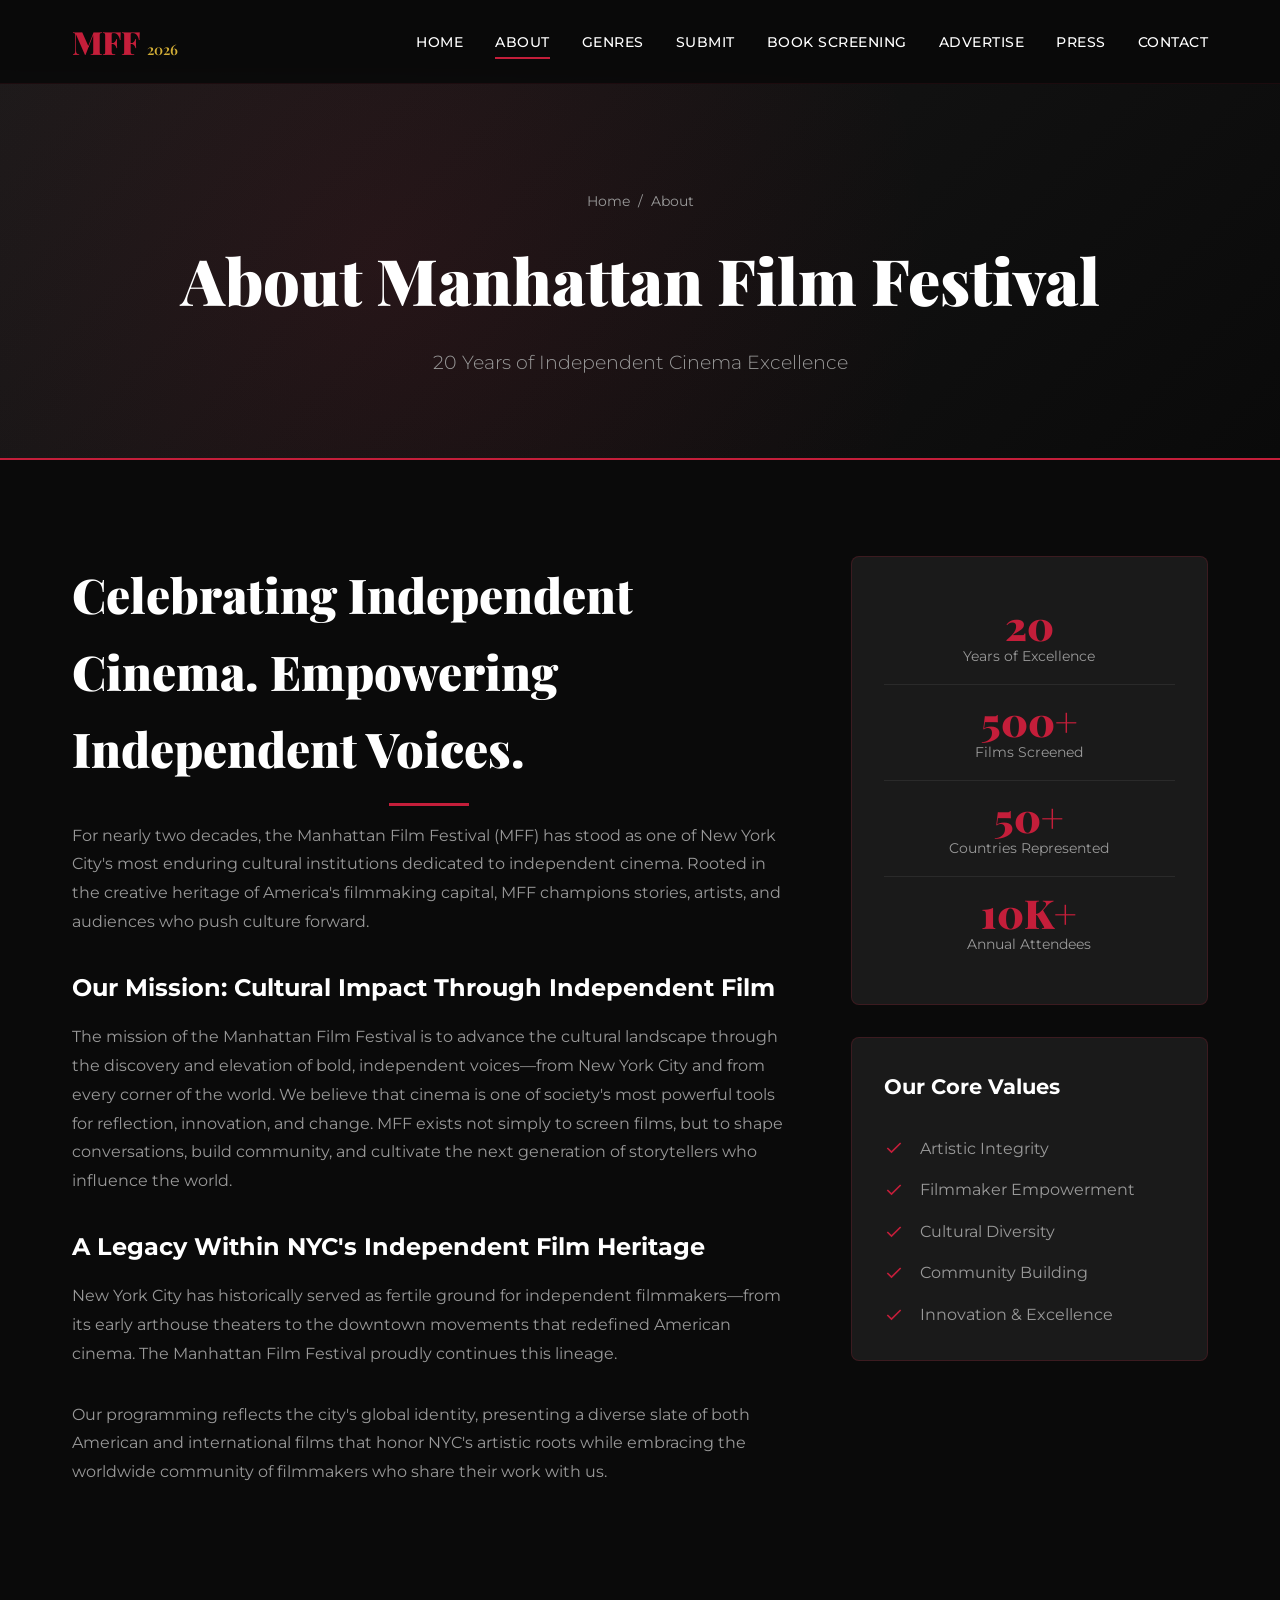
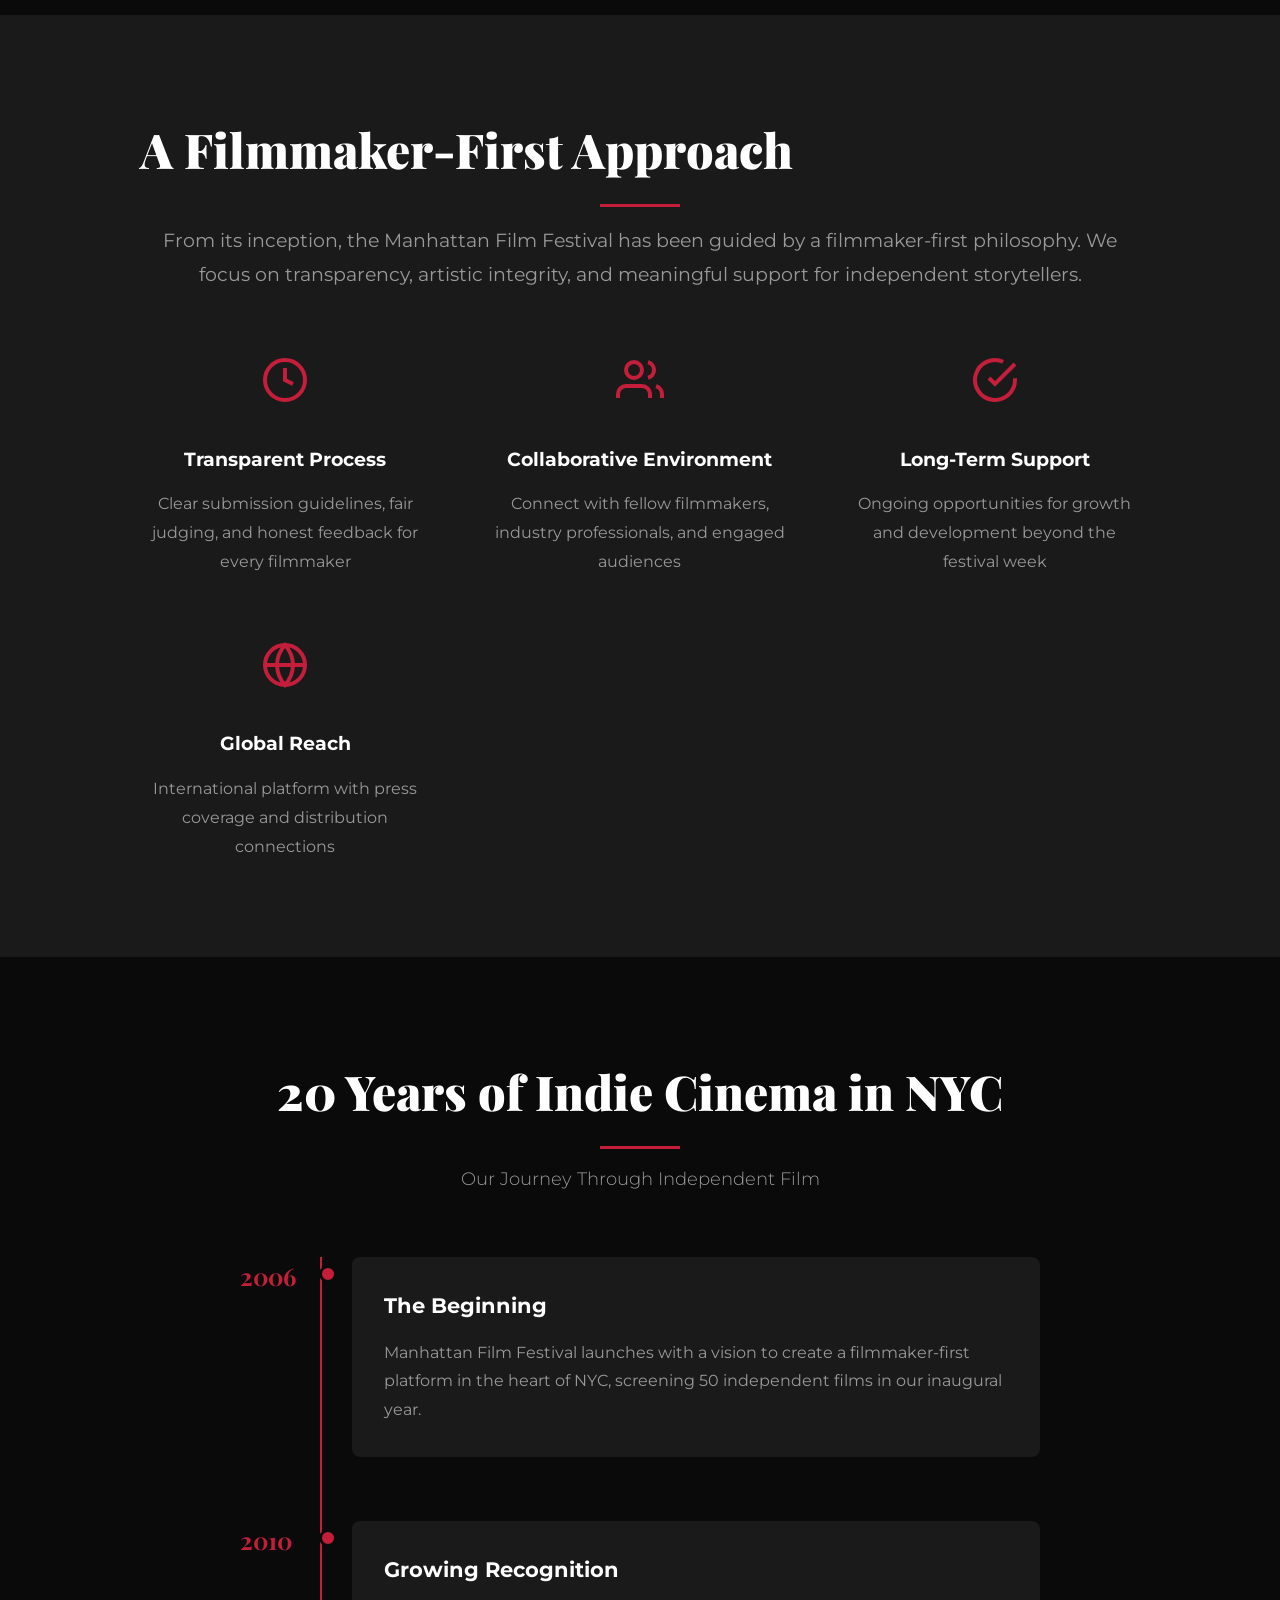
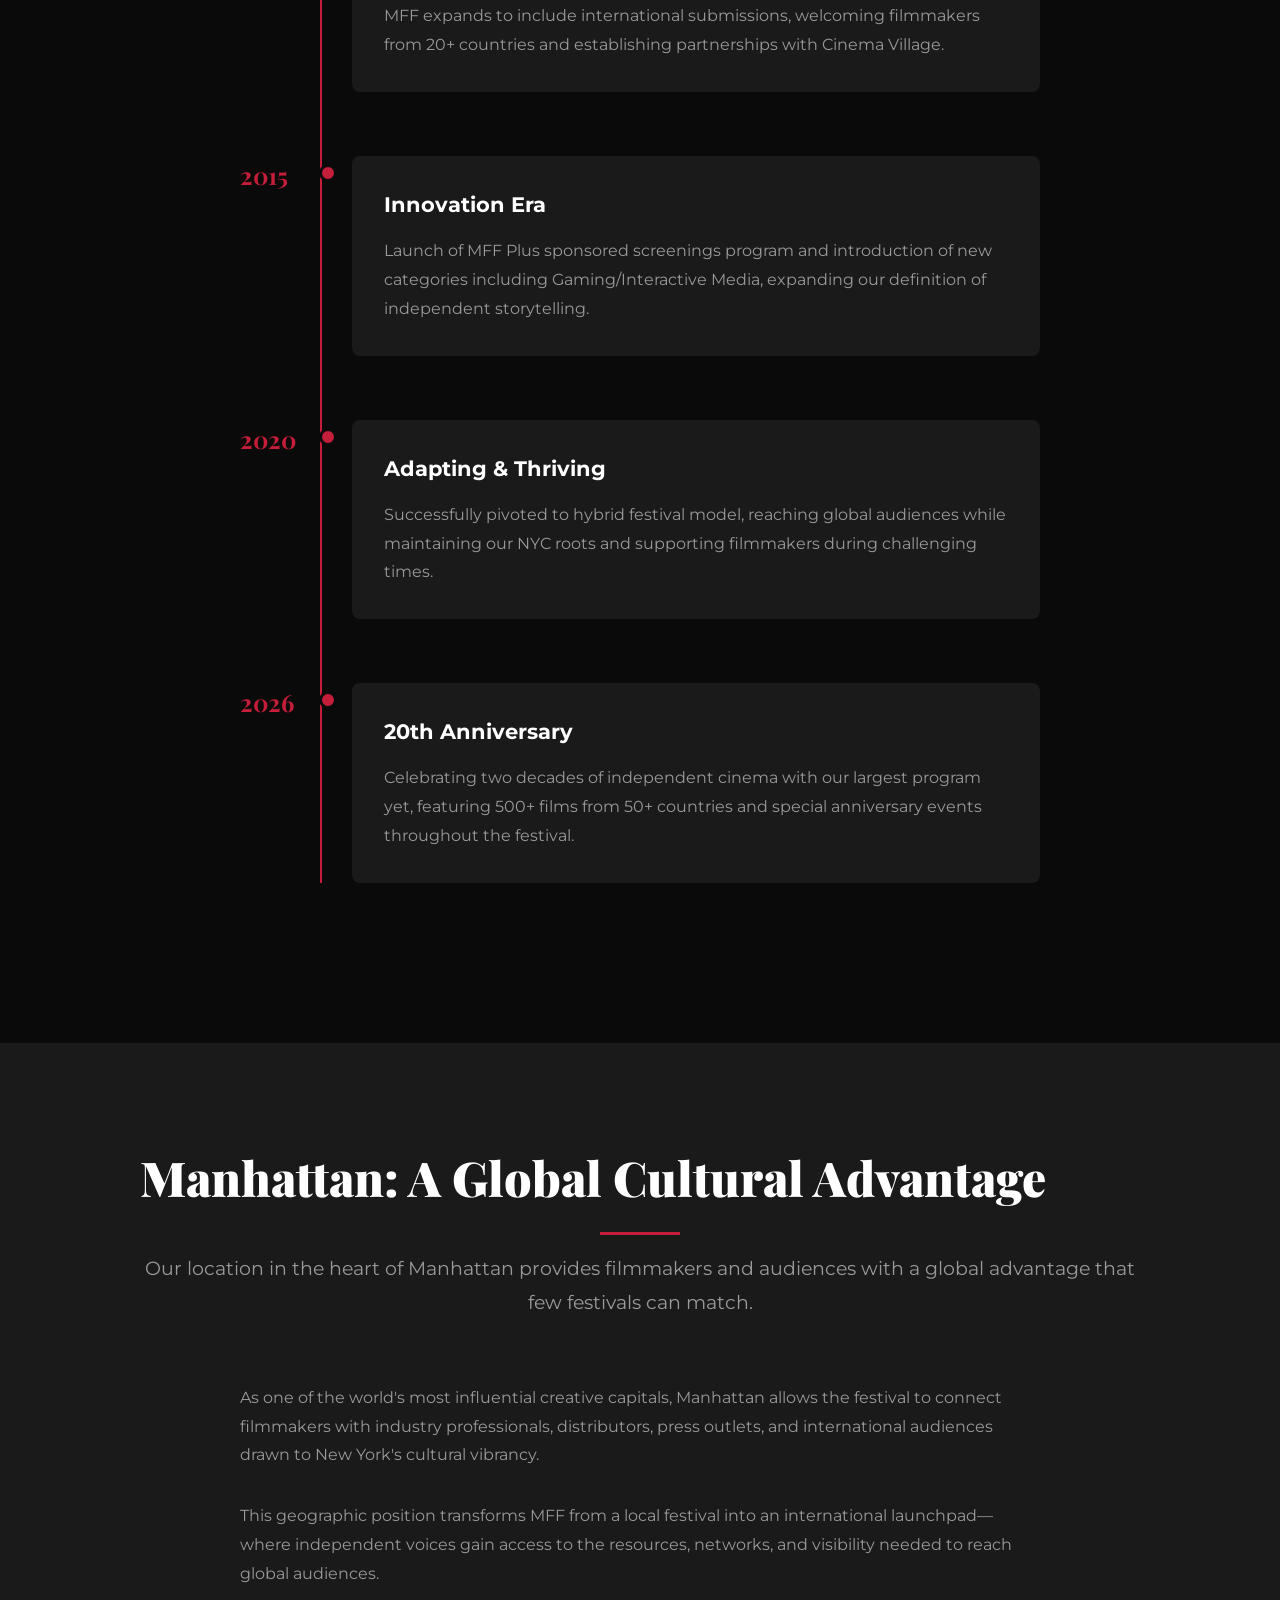
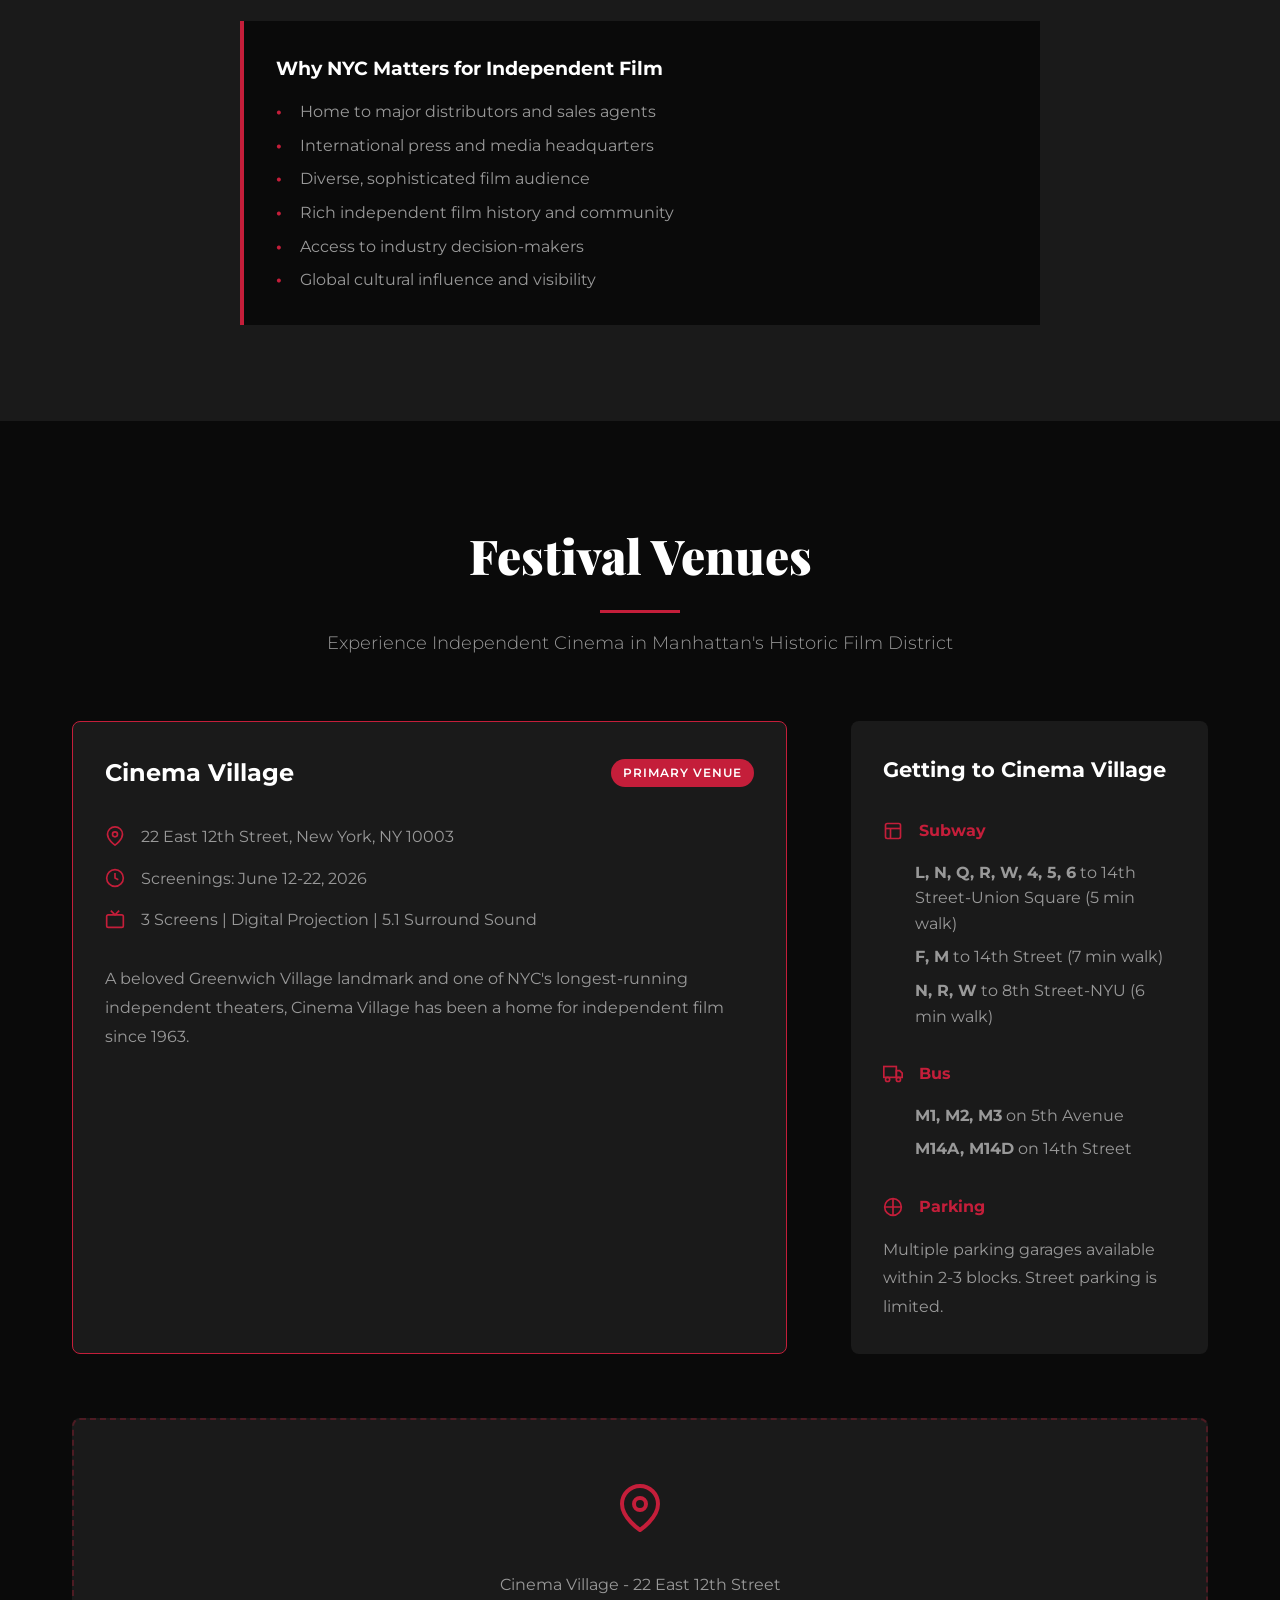
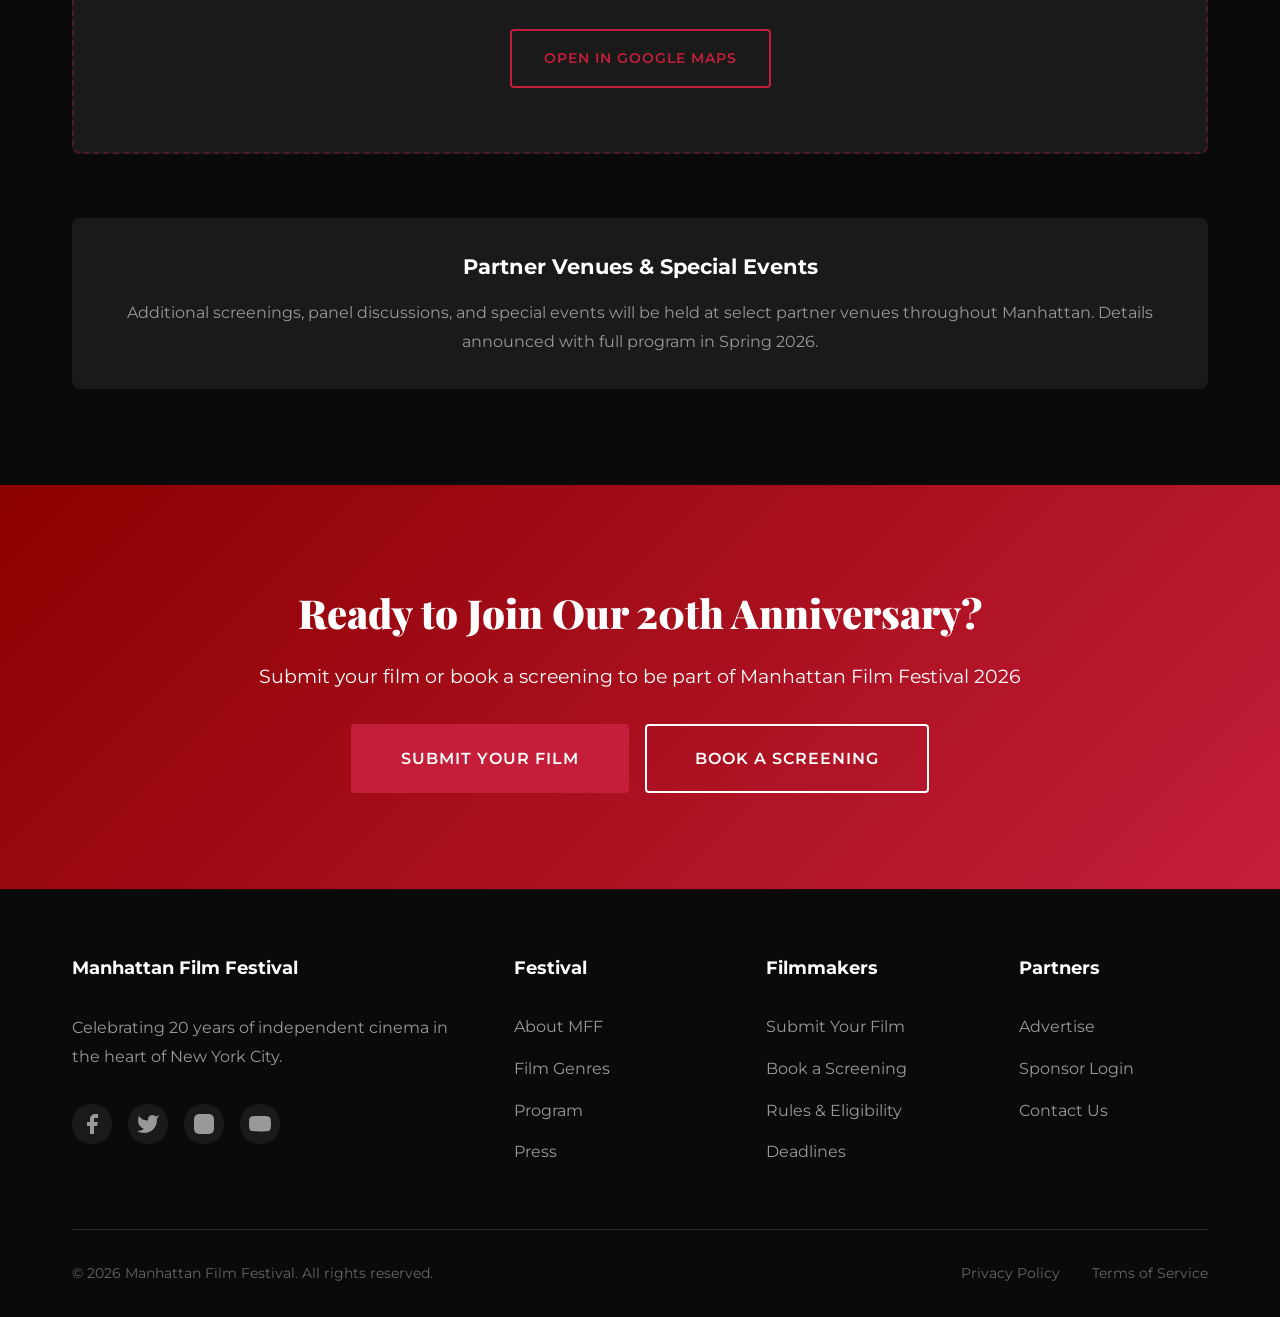
<file: about.html>
<!DOCTYPE html>
<html lang="en">
<head>
    <meta charset="UTF-8">
    <meta name="viewport" content="width=device-width, initial-scale=1.0">
    <meta name="description" content="About Manhattan Film Festival - 20 years of celebrating independent cinema in NYC. Learn our mission, history, and venue locations.">
    <title>About MFF | Manhattan Film Festival 2026</title>
    <link rel="stylesheet" href="css/styles.css">
    <link rel="preconnect" href="https://fonts.googleapis.com">
    <link rel="preconnect" href="https://fonts.gstatic.com" crossorigin>
    <link href="https://fonts.googleapis.com/css2?family=Montserrat:wght@300;400;600;700;900&family=Playfair+Display:wght@400;700;900&display=swap" rel="stylesheet">
</head>
<body>
    <!-- Navigation -->
    <nav class="navbar">
        <div class="container">
            <div class="nav-content">
                <a href="/" class="logo">
                    <span class="logo-text">MFF</span>
                    <span class="logo-year">2026</span>
                </a>
                <button class="mobile-menu-toggle" aria-label="Toggle menu">
                    <span></span>
                    <span></span>
                    <span></span>
                </button>
                <ul class="nav-menu">
                    <li><a href="/index.html">Home</a></li>
                    <li><a href="/about.html" class="active">About</a></li>
                    <li><a href="/genres.html">Genres</a></li>
                    <li><a href="/submit.html">Submit</a></li>
                    <li><a href="/book-screening.html">Book Screening</a></li>
                    <li><a href="/advertise.html">Advertise</a></li>
                    <li><a href="/press.html">Press</a></li>
                    <li><a href="/contact.html">Contact</a></li>
                </ul>
            </div>
        </div>
    </nav>

    <!-- Page Header -->
    <section class="page-header">
        <div class="page-header-overlay"></div>
        <div class="container">
            <div class="page-header-content">
                <div class="breadcrumb">
                    <a href="/index.html">Home</a>
                    <span>/</span>
                    <span>About</span>
                </div>
                <h1 class="page-title">About Manhattan Film Festival</h1>
                <p class="page-subtitle">20 Years of Independent Cinema Excellence</p>
            </div>
        </div>
    </section>

    <!-- About MFF Section -->
    <section class="about-intro">
        <div class="container">
            <div class="about-intro-grid">
                <div class="about-intro-content">
                    <h2 class="section-title">Celebrating Independent Cinema. Empowering Independent Voices.</h2>
                    <div class="content-text">
                        <p>For nearly two decades, the Manhattan Film Festival (MFF) has stood as one of New York City's most enduring cultural institutions dedicated to independent cinema. Rooted in the creative heritage of America's filmmaking capital, MFF champions stories, artists, and audiences who push culture forward.</p>

                        <h3>Our Mission: Cultural Impact Through Independent Film</h3>
                        <p>The mission of the Manhattan Film Festival is to advance the cultural landscape through the discovery and elevation of bold, independent voices—from New York City and from every corner of the world. We believe that cinema is one of society's most powerful tools for reflection, innovation, and change. MFF exists not simply to screen films, but to shape conversations, build community, and cultivate the next generation of storytellers who influence the world.</p>

                        <h3>A Legacy Within NYC's Independent Film Heritage</h3>
                        <p>New York City has historically served as fertile ground for independent filmmakers—from its early arthouse theaters to the downtown movements that redefined American cinema. The Manhattan Film Festival proudly continues this lineage.</p>

                        <p>Our programming reflects the city's global identity, presenting a diverse slate of both American and international films that honor NYC's artistic roots while embracing the worldwide community of filmmakers who share their work with us.</p>
                    </div>
                </div>

                <div class="about-intro-visual">
                    <div class="stats-card">
                        <div class="stats-card-item">
                            <span class="stats-card-number">20</span>
                            <span class="stats-card-label">Years of Excellence</span>
                        </div>
                        <div class="stats-card-item">
                            <span class="stats-card-number">500+</span>
                            <span class="stats-card-label">Films Screened</span>
                        </div>
                        <div class="stats-card-item">
                            <span class="stats-card-number">50+</span>
                            <span class="stats-card-label">Countries Represented</span>
                        </div>
                        <div class="stats-card-item">
                            <span class="stats-card-number">10K+</span>
                            <span class="stats-card-label">Annual Attendees</span>
                        </div>
                    </div>

                    <div class="values-card">
                        <h3>Our Core Values</h3>
                        <ul class="values-list">
                            <li>
                                <svg width="20" height="20" viewBox="0 0 24 24" fill="none" stroke="currentColor" stroke-width="2">
                                    <polyline points="20 6 9 17 4 12"></polyline>
                                </svg>
                                Artistic Integrity
                            </li>
                            <li>
                                <svg width="20" height="20" viewBox="0 0 24 24" fill="none" stroke="currentColor" stroke-width="2">
                                    <polyline points="20 6 9 17 4 12"></polyline>
                                </svg>
                                Filmmaker Empowerment
                            </li>
                            <li>
                                <svg width="20" height="20" viewBox="0 0 24 24" fill="none" stroke="currentColor" stroke-width="2">
                                    <polyline points="20 6 9 17 4 12"></polyline>
                                </svg>
                                Cultural Diversity
                            </li>
                            <li>
                                <svg width="20" height="20" viewBox="0 0 24 24" fill="none" stroke="currentColor" stroke-width="2">
                                    <polyline points="20 6 9 17 4 12"></polyline>
                                </svg>
                                Community Building
                            </li>
                            <li>
                                <svg width="20" height="20" viewBox="0 0 24 24" fill="none" stroke="currentColor" stroke-width="2">
                                    <polyline points="20 6 9 17 4 12"></polyline>
                                </svg>
                                Innovation & Excellence
                            </li>
                        </ul>
                    </div>
                </div>
            </div>
        </div>
    </section>

    <!-- Filmmaker-First Section -->
    <section class="filmmaker-first">
        <div class="container">
            <div class="content-block">
                <h2 class="section-title">A Filmmaker-First Approach</h2>
                <p class="lead-text">From its inception, the Manhattan Film Festival has been guided by a filmmaker-first philosophy. We focus on transparency, artistic integrity, and meaningful support for independent storytellers.</p>

                <div class="approach-grid">
                    <div class="approach-item">
                        <div class="approach-icon">
                            <svg width="48" height="48" viewBox="0 0 24 24" fill="none" stroke="currentColor" stroke-width="2">
                                <circle cx="12" cy="12" r="10"></circle>
                                <path d="M12 6v6l4 2"></path>
                            </svg>
                        </div>
                        <h3>Transparent Process</h3>
                        <p>Clear submission guidelines, fair judging, and honest feedback for every filmmaker</p>
                    </div>

                    <div class="approach-item">
                        <div class="approach-icon">
                            <svg width="48" height="48" viewBox="0 0 24 24" fill="none" stroke="currentColor" stroke-width="2">
                                <path d="M17 21v-2a4 4 0 0 0-4-4H5a4 4 0 0 0-4 4v2"></path>
                                <circle cx="9" cy="7" r="4"></circle>
                                <path d="M23 21v-2a4 4 0 0 0-3-3.87"></path>
                                <path d="M16 3.13a4 4 0 0 1 0 7.75"></path>
                            </svg>
                        </div>
                        <h3>Collaborative Environment</h3>
                        <p>Connect with fellow filmmakers, industry professionals, and engaged audiences</p>
                    </div>

                    <div class="approach-item">
                        <div class="approach-icon">
                            <svg width="48" height="48" viewBox="0 0 24 24" fill="none" stroke="currentColor" stroke-width="2">
                                <path d="M22 11.08V12a10 10 0 1 1-5.93-9.14"></path>
                                <polyline points="22 4 12 14.01 9 11.01"></polyline>
                            </svg>
                        </div>
                        <h3>Long-Term Support</h3>
                        <p>Ongoing opportunities for growth and development beyond the festival week</p>
                    </div>

                    <div class="approach-item">
                        <div class="approach-icon">
                            <svg width="48" height="48" viewBox="0 0 24 24" fill="none" stroke="currentColor" stroke-width="2">
                                <circle cx="12" cy="12" r="10"></circle>
                                <line x1="2" y1="12" x2="22" y2="12"></line>
                                <path d="M12 2a15.3 15.3 0 0 1 4 10 15.3 15.3 0 0 1-4 10 15.3 15.3 0 0 1-4-10 15.3 15.3 0 0 1 4-10z"></path>
                            </svg>
                        </div>
                        <h3>Global Reach</h3>
                        <p>International platform with press coverage and distribution connections</p>
                    </div>
                </div>
            </div>
        </div>
    </section>

    <!-- History Timeline Section -->
    <section class="history-section">
        <div class="container">
            <div class="section-header">
                <h2 class="section-title">20 Years of Indie Cinema in NYC</h2>
                <p class="section-subtitle">Our Journey Through Independent Film</p>
            </div>

            <div class="timeline">
                <div class="timeline-item">
                    <div class="timeline-year">2006</div>
                    <div class="timeline-content">
                        <h3>The Beginning</h3>
                        <p>Manhattan Film Festival launches with a vision to create a filmmaker-first platform in the heart of NYC, screening 50 independent films in our inaugural year.</p>
                    </div>
                </div>

                <div class="timeline-item">
                    <div class="timeline-year">2010</div>
                    <div class="timeline-content">
                        <h3>Growing Recognition</h3>
                        <p>MFF expands to include international submissions, welcoming filmmakers from 20+ countries and establishing partnerships with Cinema Village.</p>
                    </div>
                </div>

                <div class="timeline-item">
                    <div class="timeline-year">2015</div>
                    <div class="timeline-content">
                        <h3>Innovation Era</h3>
                        <p>Launch of MFF Plus sponsored screenings program and introduction of new categories including Gaming/Interactive Media, expanding our definition of independent storytelling.</p>
                    </div>
                </div>

                <div class="timeline-item">
                    <div class="timeline-year">2020</div>
                    <div class="timeline-content">
                        <h3>Adapting & Thriving</h3>
                        <p>Successfully pivoted to hybrid festival model, reaching global audiences while maintaining our NYC roots and supporting filmmakers during challenging times.</p>
                    </div>
                </div>

                <div class="timeline-item">
                    <div class="timeline-year">2026</div>
                    <div class="timeline-content">
                        <h3>20th Anniversary</h3>
                        <p>Celebrating two decades of independent cinema with our largest program yet, featuring 500+ films from 50+ countries and special anniversary events throughout the festival.</p>
                    </div>
                </div>
            </div>
        </div>
    </section>

    <!-- Manhattan Advantage Section -->
    <section class="manhattan-advantage">
        <div class="container">
            <div class="content-block">
                <h2 class="section-title">Manhattan: A Global Cultural Advantage</h2>
                <p class="lead-text">Our location in the heart of Manhattan provides filmmakers and audiences with a global advantage that few festivals can match.</p>

                <div class="advantage-content">
                    <p>As one of the world's most influential creative capitals, Manhattan allows the festival to connect filmmakers with industry professionals, distributors, press outlets, and international audiences drawn to New York's cultural vibrancy.</p>

                    <p>This geographic position transforms MFF from a local festival into an international launchpad—where independent voices gain access to the resources, networks, and visibility needed to reach global audiences.</p>

                    <div class="highlight-box">
                        <h3>Why NYC Matters for Independent Film</h3>
                        <ul>
                            <li>Home to major distributors and sales agents</li>
                            <li>International press and media headquarters</li>
                            <li>Diverse, sophisticated film audience</li>
                            <li>Rich independent film history and community</li>
                            <li>Access to industry decision-makers</li>
                            <li>Global cultural influence and visibility</li>
                        </ul>
                    </div>
                </div>
            </div>
        </div>
    </section>

    <!-- Location Section -->
    <section class="location-section">
        <div class="container">
            <div class="section-header">
                <h2 class="section-title">Festival Venues</h2>
                <p class="section-subtitle">Experience Independent Cinema in Manhattan's Historic Film District</p>
            </div>

            <div class="venues-grid">
                <div class="venue-card primary-venue">
                    <div class="venue-header">
                        <h3>Cinema Village</h3>
                        <span class="venue-badge">Primary Venue</span>
                    </div>
                    <div class="venue-details">
                        <div class="venue-detail-item">
                            <svg width="20" height="20" viewBox="0 0 24 24" fill="none" stroke="currentColor" stroke-width="2">
                                <path d="M21 10c0 7-9 13-9 13s-9-6-9-13a9 9 0 0 1 18 0z"></path>
                                <circle cx="12" cy="10" r="3"></circle>
                            </svg>
                            <span>22 East 12th Street, New York, NY 10003</span>
                        </div>
                        <div class="venue-detail-item">
                            <svg width="20" height="20" viewBox="0 0 24 24" fill="none" stroke="currentColor" stroke-width="2">
                                <circle cx="12" cy="12" r="10"></circle>
                                <polyline points="12 6 12 12 16 14"></polyline>
                            </svg>
                            <span>Screenings: June 12-22, 2026</span>
                        </div>
                        <div class="venue-detail-item">
                            <svg width="20" height="20" viewBox="0 0 24 24" fill="none" stroke="currentColor" stroke-width="2">
                                <rect x="2" y="7" width="20" height="15" rx="2" ry="2"></rect>
                                <polyline points="17 2 12 7 7 2"></polyline>
                            </svg>
                            <span>3 Screens | Digital Projection | 5.1 Surround Sound</span>
                        </div>
                    </div>
                    <p class="venue-description">A beloved Greenwich Village landmark and one of NYC's longest-running independent theaters, Cinema Village has been a home for independent film since 1963.</p>
                </div>

                <div class="venue-info-card">
                    <h3>Getting to Cinema Village</h3>

                    <div class="transit-info">
                        <h4>
                            <svg width="20" height="20" viewBox="0 0 24 24" fill="none" stroke="currentColor" stroke-width="2">
                                <rect x="3" y="3" width="18" height="18" rx="2" ry="2"></rect>
                                <line x1="3" y1="9" x2="21" y2="9"></line>
                                <line x1="9" y1="21" x2="9" y2="9"></line>
                            </svg>
                            Subway
                        </h4>
                        <ul>
                            <li><strong>L, N, Q, R, W, 4, 5, 6</strong> to 14th Street-Union Square (5 min walk)</li>
                            <li><strong>F, M</strong> to 14th Street (7 min walk)</li>
                            <li><strong>N, R, W</strong> to 8th Street-NYU (6 min walk)</li>
                        </ul>
                    </div>

                    <div class="transit-info">
                        <h4>
                            <svg width="20" height="20" viewBox="0 0 24 24" fill="none" stroke="currentColor" stroke-width="2">
                                <rect x="1" y="3" width="15" height="13"></rect>
                                <polygon points="16 8 20 8 23 11 23 16 16 16 16 8"></polygon>
                                <circle cx="5.5" cy="18.5" r="2.5"></circle>
                                <circle cx="18.5" cy="18.5" r="2.5"></circle>
                            </svg>
                            Bus
                        </h4>
                        <ul>
                            <li><strong>M1, M2, M3</strong> on 5th Avenue</li>
                            <li><strong>M14A, M14D</strong> on 14th Street</li>
                        </ul>
                    </div>

                    <div class="transit-info">
                        <h4>
                            <svg width="20" height="20" viewBox="0 0 24 24" fill="none" stroke="currentColor" stroke-width="2">
                                <circle cx="12" cy="12" r="10"></circle>
                                <path d="M12 2v20M2 12h20"></path>
                            </svg>
                            Parking
                        </h4>
                        <p>Multiple parking garages available within 2-3 blocks. Street parking is limited.</p>
                    </div>
                </div>
            </div>

            <div class="map-container">
                <div class="map-placeholder">
                    <svg width="48" height="48" viewBox="0 0 24 24" fill="none" stroke="currentColor" stroke-width="2">
                        <path d="M21 10c0 7-9 13-9 13s-9-6-9-13a9 9 0 0 1 18 0z"></path>
                        <circle cx="12" cy="10" r="3"></circle>
                    </svg>
                    <p>Cinema Village - 22 East 12th Street</p>
                    <a href="https://maps.google.com/?q=Cinema+Village+NYC" target="_blank" class="btn btn-outline">Open in Google Maps</a>
                </div>
            </div>

            <div class="partner-venues">
                <h3>Partner Venues & Special Events</h3>
                <p>Additional screenings, panel discussions, and special events will be held at select partner venues throughout Manhattan. Details announced with full program in Spring 2026.</p>
            </div>
        </div>
    </section>

    <!-- CTA Section -->
    <section class="cta-section">
        <div class="container">
            <div class="cta-content">
                <h2>Ready to Join Our 20th Anniversary?</h2>
                <p>Submit your film or book a screening to be part of Manhattan Film Festival 2026</p>
                <div class="cta-buttons">
                    <a href="/submit.html" class="btn btn-primary btn-large">Submit Your Film</a>
                    <a href="/book-screening.html" class="btn btn-secondary btn-large">Book a Screening</a>
                </div>
            </div>
        </div>
    </section>

    <!-- Footer -->
    <footer class="footer">
        <div class="container">
            <div class="footer-grid">
                <div class="footer-col">
                    <h4>Manhattan Film Festival</h4>
                    <p>Celebrating 20 years of independent cinema in the heart of New York City.</p>
                    <div class="social-links">
                        <a href="#" aria-label="Facebook">
                            <svg width="24" height="24" viewBox="0 0 24 24" fill="currentColor">
                                <path d="M18 2h-3a5 5 0 0 0-5 5v3H7v4h3v8h4v-8h3l1-4h-4V7a1 1 0 0 1 1-1h3z"></path>
                            </svg>
                        </a>
                        <a href="#" aria-label="Twitter">
                            <svg width="24" height="24" viewBox="0 0 24 24" fill="currentColor">
                                <path d="M23 3a10.9 10.9 0 0 1-3.14 1.53 4.48 4.48 0 0 0-7.86 3v1A10.66 10.66 0 0 1 3 4s-4 9 5 13a11.64 11.64 0 0 1-7 2c9 5 20 0 20-11.5a4.5 4.5 0 0 0-.08-.83A7.72 7.72 0 0 0 23 3z"></path>
                            </svg>
                        </a>
                        <a href="#" aria-label="Instagram">
                            <svg width="24" height="24" viewBox="0 0 24 24" fill="currentColor">
                                <rect x="2" y="2" width="20" height="20" rx="5" ry="5"></rect>
                                <path d="M16 11.37A4 4 0 1 1 12.63 8 4 4 0 0 1 16 11.37z"></path>
                                <line x1="17.5" y1="6.5" x2="17.51" y2="6.5"></line>
                            </svg>
                        </a>
                        <a href="#" aria-label="YouTube">
                            <svg width="24" height="24" viewBox="0 0 24 24" fill="currentColor">
                                <path d="M22.54 6.42a2.78 2.78 0 0 0-1.94-2C18.88 4 12 4 12 4s-6.88 0-8.6.46a2.78 2.78 0 0 0-1.94 2A29 29 0 0 0 1 11.75a29 29 0 0 0 .46 5.33A2.78 2.78 0 0 0 3.4 19c1.72.46 8.6.46 8.6.46s6.88 0 8.6-.46a2.78 2.78 0 0 0 1.94-2 29 29 0 0 0 .46-5.25 29 29 0 0 0-.46-5.33z"></path>
                                <polygon points="9.75 15.02 15.5 11.75 9.75 8.48 9.75 15.02"></polygon>
                            </svg>
                        </a>
                    </div>
                </div>

                <div class="footer-col">
                    <h4>Festival</h4>
                    <ul>
                        <li><a href="/about.html">About MFF</a></li>
                        <li><a href="/genres.html">Film Genres</a></li>
                        <li><a href="/program.html">Program</a></li>
                        <li><a href="/press.html">Press</a></li>
                    </ul>
                </div>

                <div class="footer-col">
                    <h4>Filmmakers</h4>
                    <ul>
                        <li><a href="/submit.html">Submit Your Film</a></li>
                        <li><a href="/book-screening.html">Book a Screening</a></li>
                        <li><a href="/rules.html">Rules & Eligibility</a></li>
                        <li><a href="/deadlines.html">Deadlines</a></li>
                    </ul>
                </div>

                <div class="footer-col">
                    <h4>Partners</h4>
                    <ul>
                        <li><a href="/advertise.html">Advertise</a></li>
                        <li><a href="/sponsor-login.html">Sponsor Login</a></li>
                        <li><a href="/contact.html">Contact Us</a></li>
                    </ul>
                </div>
            </div>

            <div class="footer-bottom">
                <p>&copy; 2026 Manhattan Film Festival. All rights reserved.</p>
                <div class="footer-links">
                    <a href="/privacy.html">Privacy Policy</a>
                    <a href="/terms.html">Terms of Service</a>
                </div>
            </div>
        </div>
    </footer>

    <script src="js/main.js"></script>
</body>
</html>
</file>
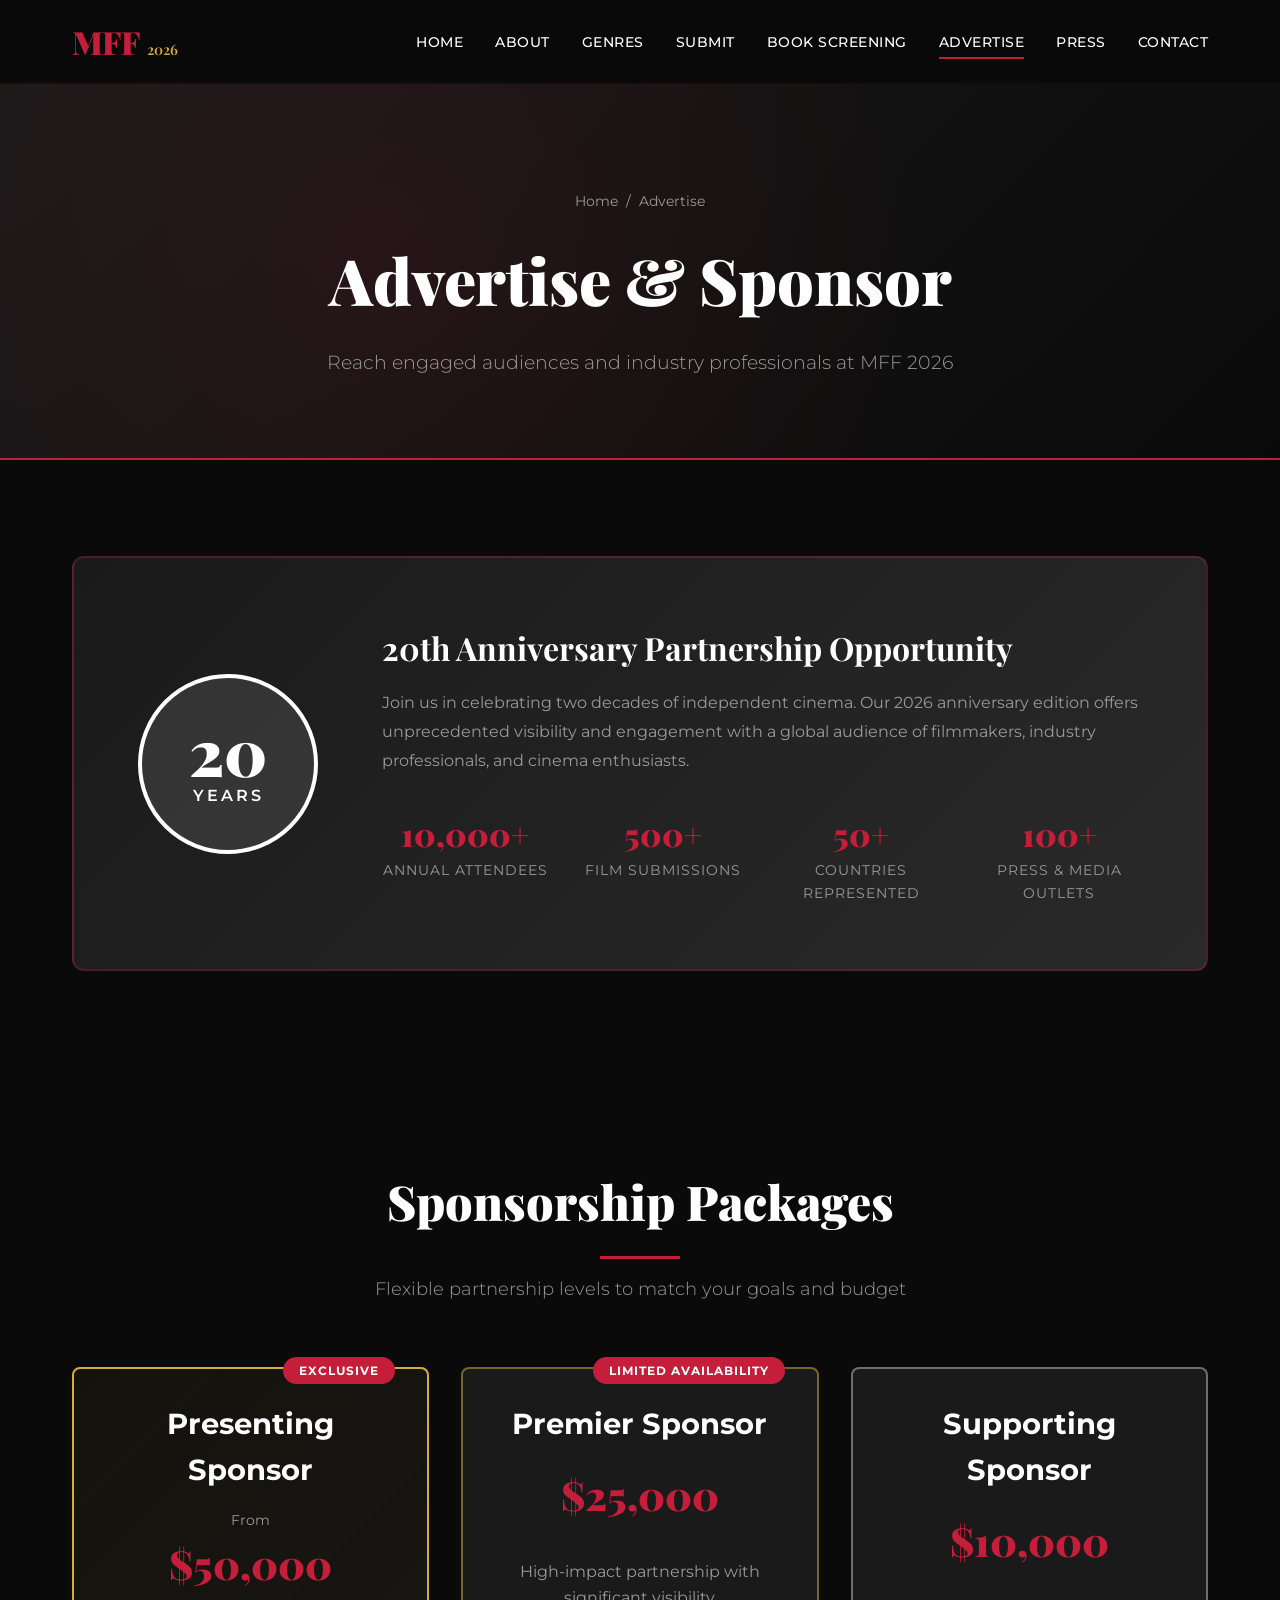
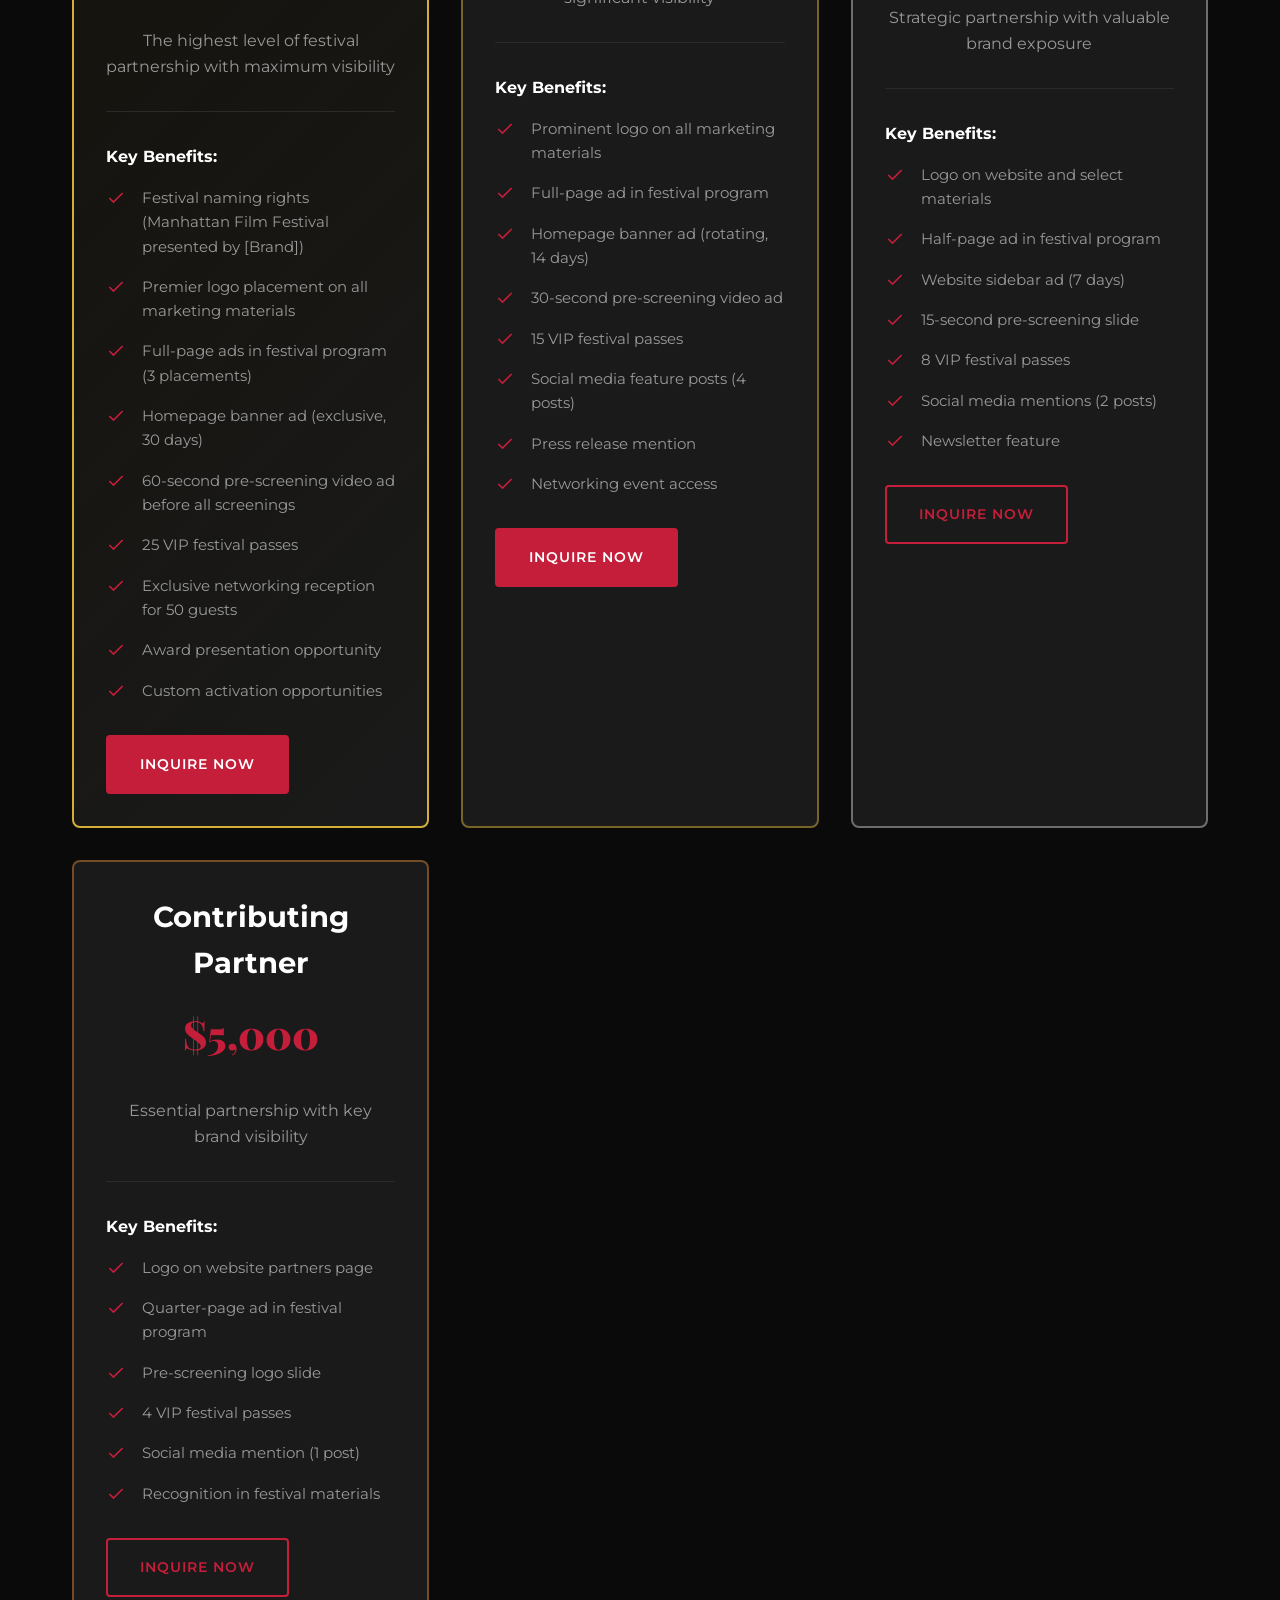
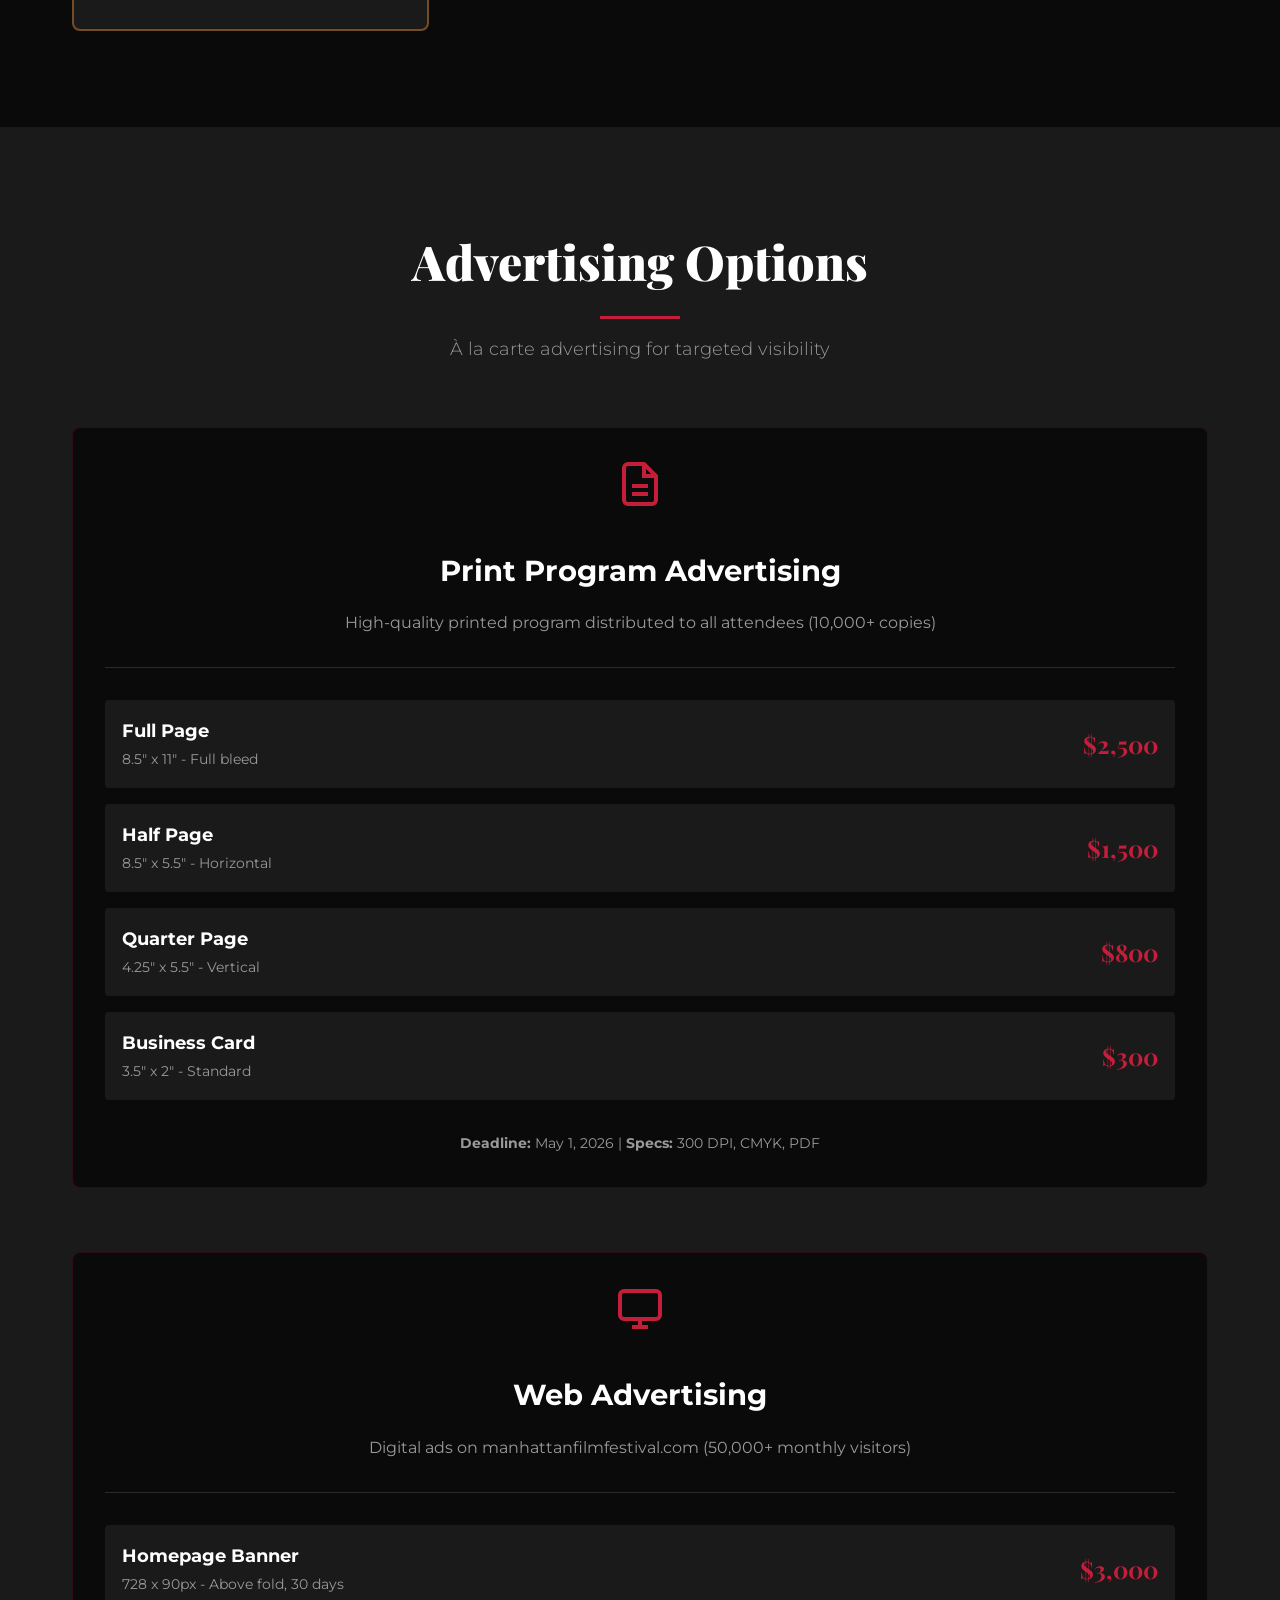
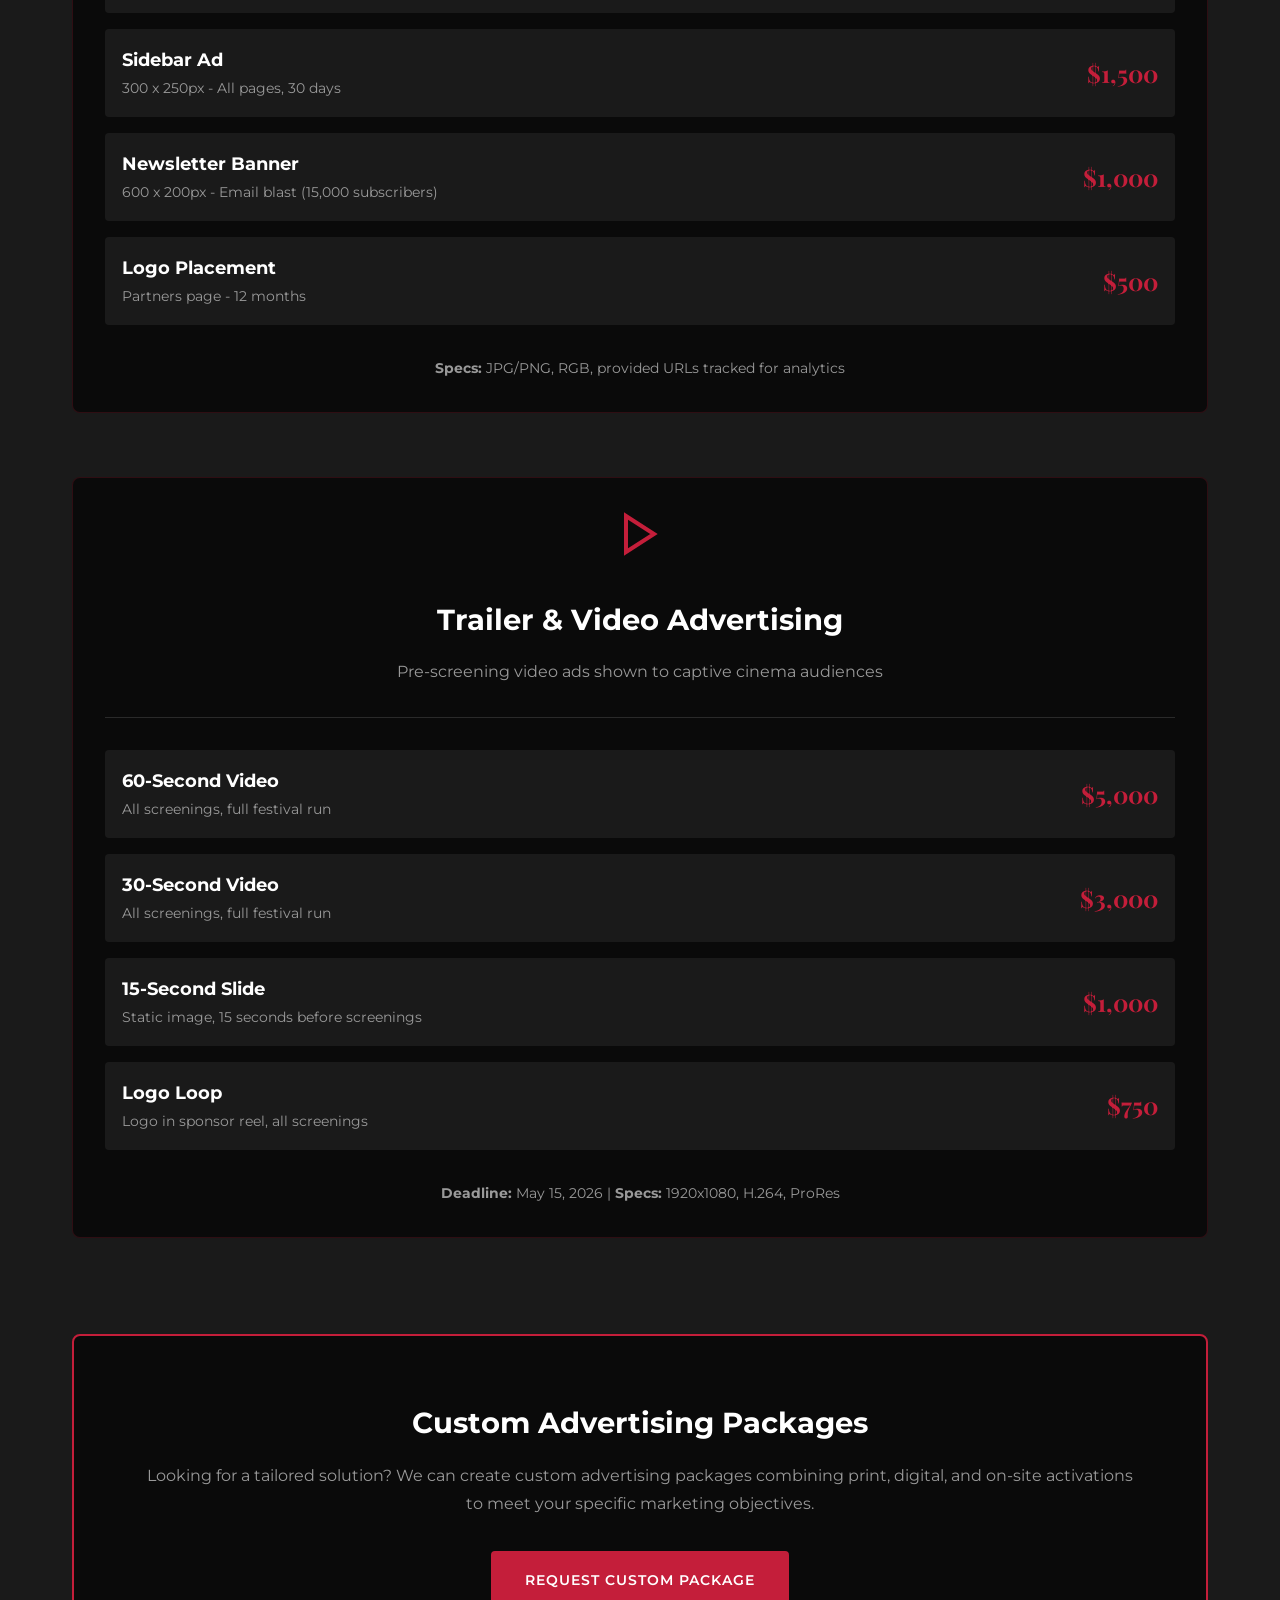
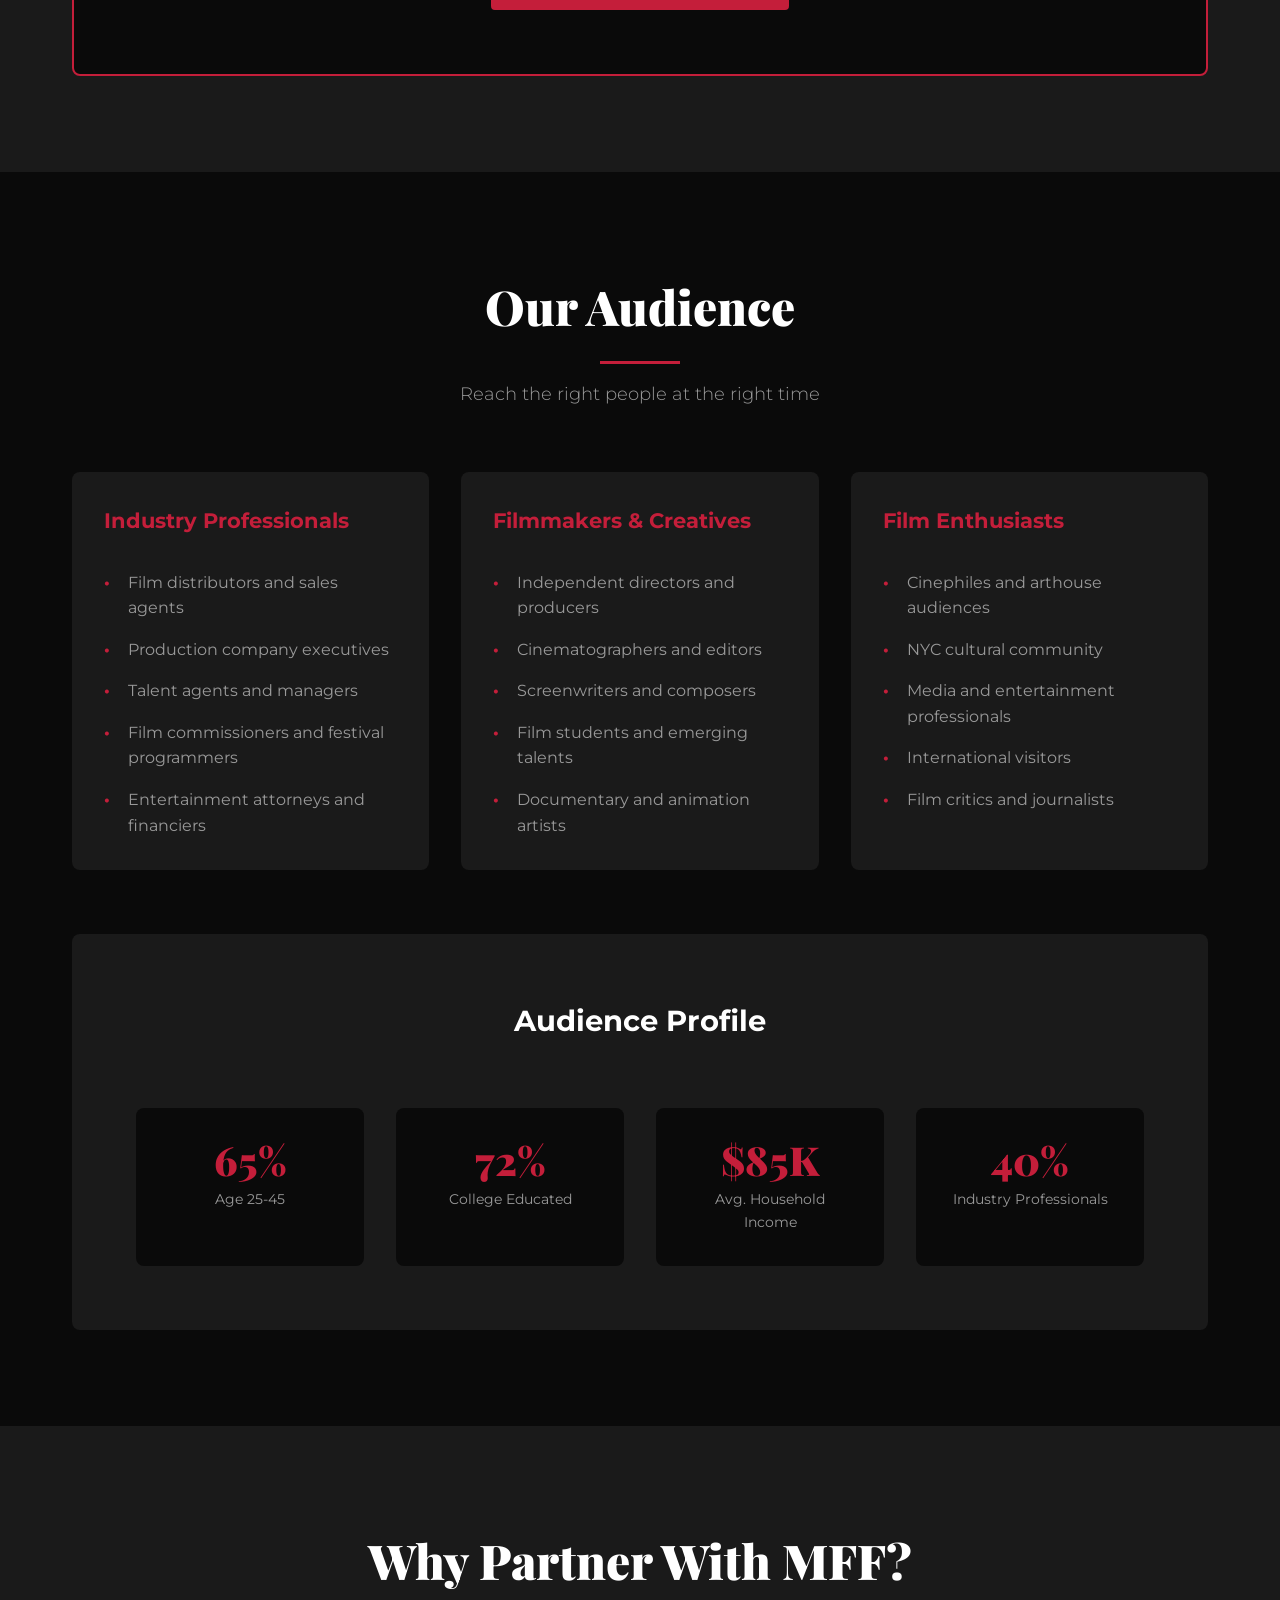
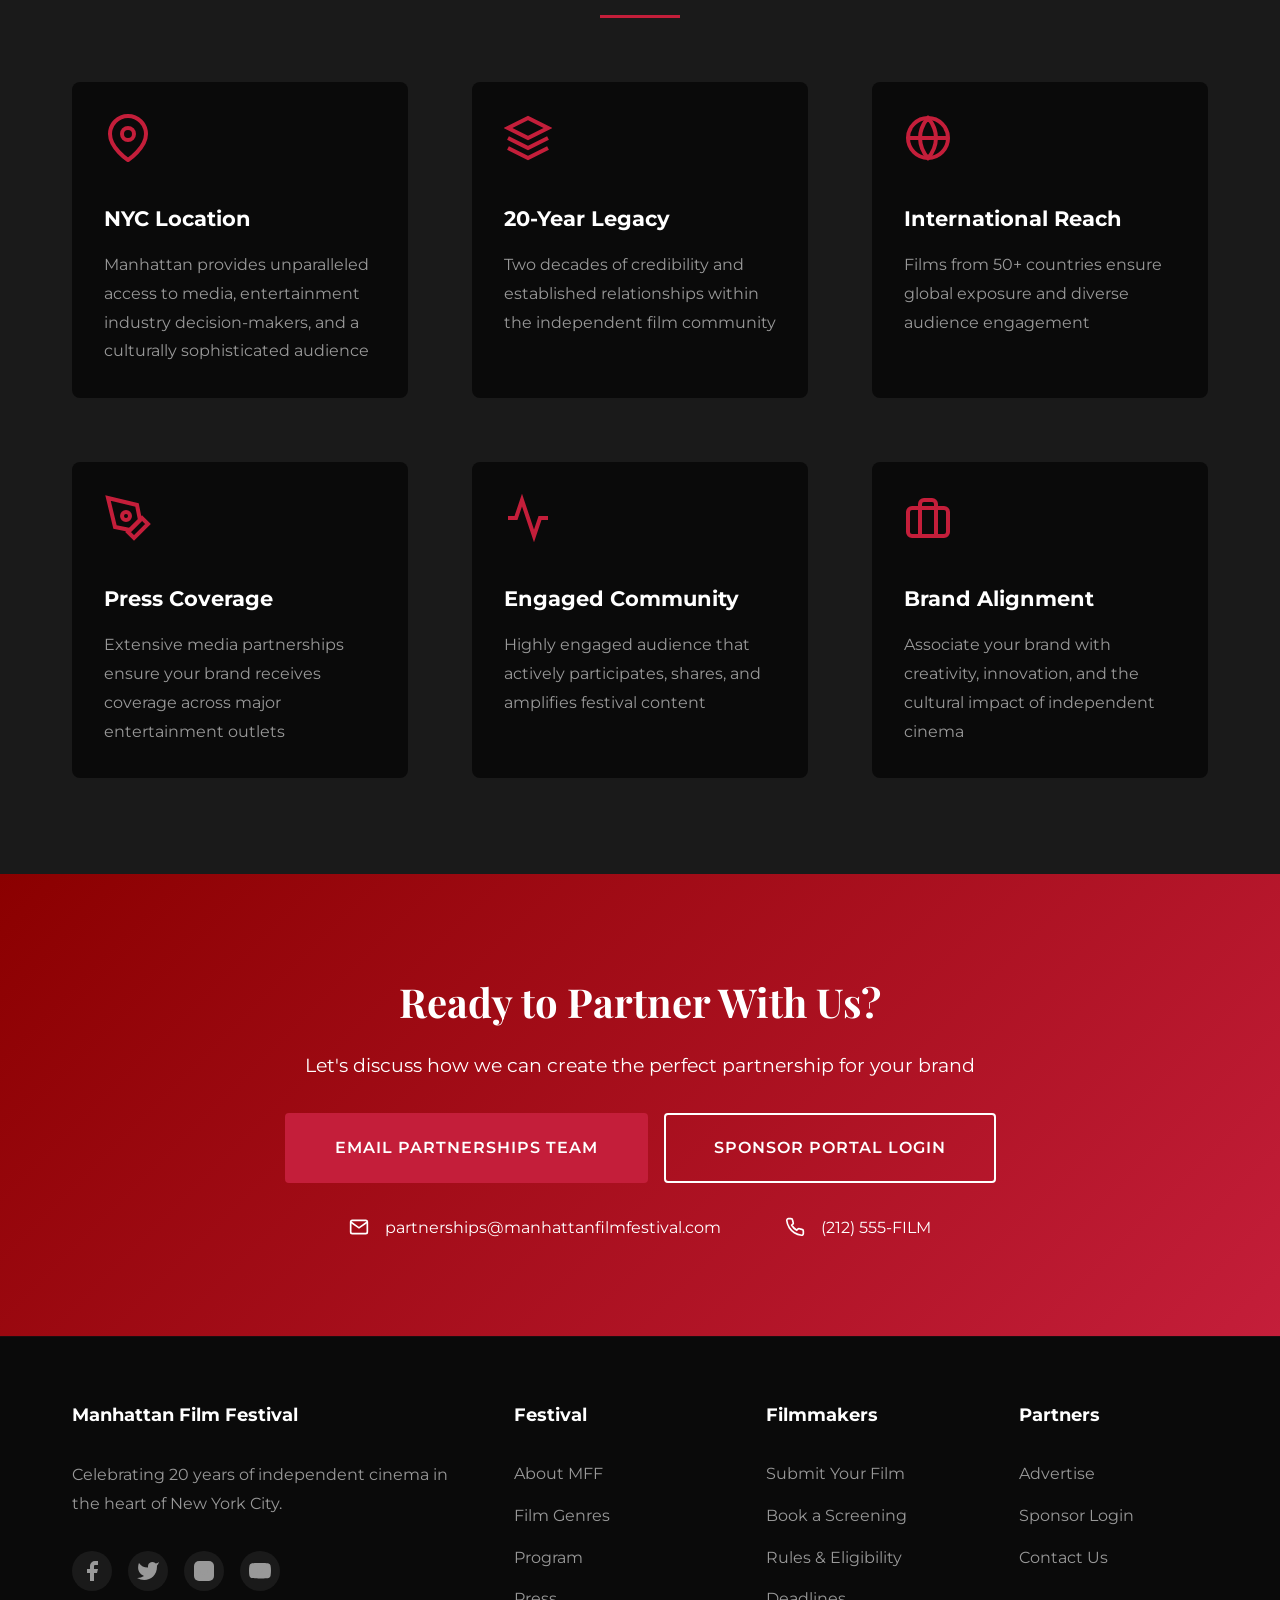
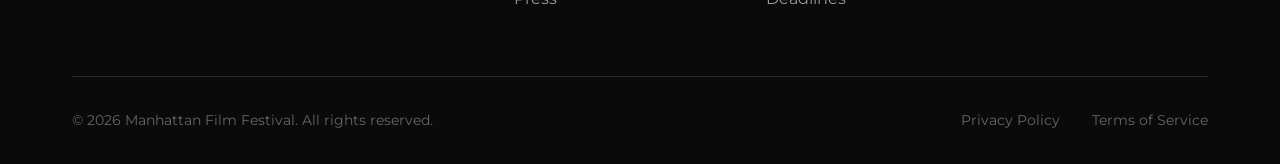
<file: advertise.html>
<!DOCTYPE html>
<html lang="en">
<head>
    <meta charset="UTF-8">
    <meta name="viewport" content="width=device-width, initial-scale=1.0">
    <meta name="description" content="Advertising and Sponsorship opportunities at Manhattan Film Festival 2026. Reach engaged audiences and industry professionals.">
    <title>Advertise & Sponsor | Manhattan Film Festival 2026</title>
    <link rel="stylesheet" href="css/styles.css">
    <link rel="preconnect" href="https://fonts.googleapis.com">
    <link rel="preconnect" href="https://fonts.gstatic.com" crossorigin>
    <link href="https://fonts.googleapis.com/css2?family=Montserrat:wght@300;400;600;700;900&family=Playfair+Display:wght@400;700;900&display=swap" rel="stylesheet">
</head>
<body>
    <!-- Navigation -->
    <nav class="navbar">
        <div class="container">
            <div class="nav-content">
                <a href="/" class="logo">
                    <span class="logo-text">MFF</span>
                    <span class="logo-year">2026</span>
                </a>
                <button class="mobile-menu-toggle" aria-label="Toggle menu">
                    <span></span>
                    <span></span>
                    <span></span>
                </button>
                <ul class="nav-menu">
                    <li><a href="/index.html">Home</a></li>
                    <li><a href="/about.html">About</a></li>
                    <li><a href="/genres.html">Genres</a></li>
                    <li><a href="/submit.html">Submit</a></li>
                    <li><a href="/book-screening.html">Book Screening</a></li>
                    <li><a href="/advertise.html" class="active">Advertise</a></li>
                    <li><a href="/press.html">Press</a></li>
                    <li><a href="/contact.html">Contact</a></li>
                </ul>
            </div>
        </div>
    </nav>

    <!-- Page Header -->
    <section class="page-header">
        <div class="page-header-overlay"></div>
        <div class="container">
            <div class="page-header-content">
                <div class="breadcrumb">
                    <a href="/index.html">Home</a>
                    <span>/</span>
                    <span>Advertise</span>
                </div>
                <h1 class="page-title">Advertise & Sponsor</h1>
                <p class="page-subtitle">Reach engaged audiences and industry professionals at MFF 2026</p>
            </div>
        </div>
    </section>

    <!-- 20th Anniversary Opportunity -->
    <section class="anniversary-opportunity">
        <div class="container">
            <div class="opportunity-banner">
                <div class="anniversary-badge-large">
                    <span class="badge-number">20</span>
                    <span class="badge-years">YEARS</span>
                </div>
                <div class="opportunity-content">
                    <h2>20th Anniversary Partnership Opportunity</h2>
                    <p>Join us in celebrating two decades of independent cinema. Our 2026 anniversary edition offers unprecedented visibility and engagement with a global audience of filmmakers, industry professionals, and cinema enthusiasts.</p>
                    <div class="stats-row">
                        <div class="stat">
                            <span class="stat-value">10,000+</span>
                            <span class="stat-label">Annual Attendees</span>
                        </div>
                        <div class="stat">
                            <span class="stat-value">500+</span>
                            <span class="stat-label">Film Submissions</span>
                        </div>
                        <div class="stat">
                            <span class="stat-value">50+</span>
                            <span class="stat-label">Countries Represented</span>
                        </div>
                        <div class="stat">
                            <span class="stat-value">100+</span>
                            <span class="stat-label">Press & Media Outlets</span>
                        </div>
                    </div>
                </div>
            </div>
        </div>
    </section>

    <!-- Sponsorship Tiers -->
    <section class="sponsorship-tiers">
        <div class="container">
            <div class="section-header">
                <h2 class="section-title">Sponsorship Packages</h2>
                <p class="section-subtitle">Flexible partnership levels to match your goals and budget</p>
            </div>

            <div class="tiers-grid">
                <!-- Presenting Sponsor -->
                <div class="tier-card platinum">
                    <div class="tier-badge">Exclusive</div>
                    <h3>Presenting Sponsor</h3>
                    <div class="tier-price">
                        <span class="price-from">From</span>
                        <span class="price-amount">$50,000</span>
                    </div>
                    <p class="tier-description">The highest level of festival partnership with maximum visibility</p>

                    <div class="tier-benefits">
                        <h4>Key Benefits:</h4>
                        <ul>
                            <li>
                                <svg width="20" height="20" viewBox="0 0 24 24" fill="none" stroke="currentColor" stroke-width="2">
                                    <polyline points="20 6 9 17 4 12"></polyline>
                                </svg>
                                Festival naming rights (Manhattan Film Festival presented by [Brand])
                            </li>
                            <li>
                                <svg width="20" height="20" viewBox="0 0 24 24" fill="none" stroke="currentColor" stroke-width="2">
                                    <polyline points="20 6 9 17 4 12"></polyline>
                                </svg>
                                Premier logo placement on all marketing materials
                            </li>
                            <li>
                                <svg width="20" height="20" viewBox="0 0 24 24" fill="none" stroke="currentColor" stroke-width="2">
                                    <polyline points="20 6 9 17 4 12"></polyline>
                                </svg>
                                Full-page ads in festival program (3 placements)
                            </li>
                            <li>
                                <svg width="20" height="20" viewBox="0 0 24 24" fill="none" stroke="currentColor" stroke-width="2">
                                    <polyline points="20 6 9 17 4 12"></polyline>
                                </svg>
                                Homepage banner ad (exclusive, 30 days)
                            </li>
                            <li>
                                <svg width="20" height="20" viewBox="0 0 24 24" fill="none" stroke="currentColor" stroke-width="2">
                                    <polyline points="20 6 9 17 4 12"></polyline>
                                </svg>
                                60-second pre-screening video ad before all screenings
                            </li>
                            <li>
                                <svg width="20" height="20" viewBox="0 0 24 24" fill="none" stroke="currentColor" stroke-width="2">
                                    <polyline points="20 6 9 17 4 12"></polyline>
                                </svg>
                                25 VIP festival passes
                            </li>
                            <li>
                                <svg width="20" height="20" viewBox="0 0 24 24" fill="none" stroke="currentColor" stroke-width="2">
                                    <polyline points="20 6 9 17 4 12"></polyline>
                                </svg>
                                Exclusive networking reception for 50 guests
                            </li>
                            <li>
                                <svg width="20" height="20" viewBox="0 0 24 24" fill="none" stroke="currentColor" stroke-width="2">
                                    <polyline points="20 6 9 17 4 12"></polyline>
                                </svg>
                                Award presentation opportunity
                            </li>
                            <li>
                                <svg width="20" height="20" viewBox="0 0 24 24" fill="none" stroke="currentColor" stroke-width="2">
                                    <polyline points="20 6 9 17 4 12"></polyline>
                                </svg>
                                Custom activation opportunities
                            </li>
                        </ul>
                    </div>
                    <a href="mailto:partnerships@manhattanfilmfestival.com?subject=Presenting Sponsor Inquiry" class="btn btn-primary">Inquire Now</a>
                </div>

                <!-- Premier Sponsor -->
                <div class="tier-card gold">
                    <div class="tier-badge">Limited Availability</div>
                    <h3>Premier Sponsor</h3>
                    <div class="tier-price">
                        <span class="price-amount">$25,000</span>
                    </div>
                    <p class="tier-description">High-impact partnership with significant visibility</p>

                    <div class="tier-benefits">
                        <h4>Key Benefits:</h4>
                        <ul>
                            <li>
                                <svg width="20" height="20" viewBox="0 0 24 24" fill="none" stroke="currentColor" stroke-width="2">
                                    <polyline points="20 6 9 17 4 12"></polyline>
                                </svg>
                                Prominent logo on all marketing materials
                            </li>
                            <li>
                                <svg width="20" height="20" viewBox="0 0 24 24" fill="none" stroke="currentColor" stroke-width="2">
                                    <polyline points="20 6 9 17 4 12"></polyline>
                                </svg>
                                Full-page ad in festival program
                            </li>
                            <li>
                                <svg width="20" height="20" viewBox="0 0 24 24" fill="none" stroke="currentColor" stroke-width="2">
                                    <polyline points="20 6 9 17 4 12"></polyline>
                                </svg>
                                Homepage banner ad (rotating, 14 days)
                            </li>
                            <li>
                                <svg width="20" height="20" viewBox="0 0 24 24" fill="none" stroke="currentColor" stroke-width="2">
                                    <polyline points="20 6 9 17 4 12"></polyline>
                                </svg>
                                30-second pre-screening video ad
                            </li>
                            <li>
                                <svg width="20" height="20" viewBox="0 0 24 24" fill="none" stroke="currentColor" stroke-width="2">
                                    <polyline points="20 6 9 17 4 12"></polyline>
                                </svg>
                                15 VIP festival passes
                            </li>
                            <li>
                                <svg width="20" height="20" viewBox="0 0 24 24" fill="none" stroke="currentColor" stroke-width="2">
                                    <polyline points="20 6 9 17 4 12"></polyline>
                                </svg>
                                Social media feature posts (4 posts)
                            </li>
                            <li>
                                <svg width="20" height="20" viewBox="0 0 24 24" fill="none" stroke="currentColor" stroke-width="2">
                                    <polyline points="20 6 9 17 4 12"></polyline>
                                </svg>
                                Press release mention
                            </li>
                            <li>
                                <svg width="20" height="20" viewBox="0 0 24 24" fill="none" stroke="currentColor" stroke-width="2">
                                    <polyline points="20 6 9 17 4 12"></polyline>
                                </svg>
                                Networking event access
                            </li>
                        </ul>
                    </div>
                    <a href="mailto:partnerships@manhattanfilmfestival.com?subject=Premier Sponsor Inquiry" class="btn btn-primary">Inquire Now</a>
                </div>

                <!-- Supporting Sponsor -->
                <div class="tier-card silver">
                    <h3>Supporting Sponsor</h3>
                    <div class="tier-price">
                        <span class="price-amount">$10,000</span>
                    </div>
                    <p class="tier-description">Strategic partnership with valuable brand exposure</p>

                    <div class="tier-benefits">
                        <h4>Key Benefits:</h4>
                        <ul>
                            <li>
                                <svg width="20" height="20" viewBox="0 0 24 24" fill="none" stroke="currentColor" stroke-width="2">
                                    <polyline points="20 6 9 17 4 12"></polyline>
                                </svg>
                                Logo on website and select materials
                            </li>
                            <li>
                                <svg width="20" height="20" viewBox="0 0 24 24" fill="none" stroke="currentColor" stroke-width="2">
                                    <polyline points="20 6 9 17 4 12"></polyline>
                                </svg>
                                Half-page ad in festival program
                            </li>
                            <li>
                                <svg width="20" height="20" viewBox="0 0 24 24" fill="none" stroke="currentColor" stroke-width="2">
                                    <polyline points="20 6 9 17 4 12"></polyline>
                                </svg>
                                Website sidebar ad (7 days)
                            </li>
                            <li>
                                <svg width="20" height="20" viewBox="0 0 24 24" fill="none" stroke="currentColor" stroke-width="2">
                                    <polyline points="20 6 9 17 4 12"></polyline>
                                </svg>
                                15-second pre-screening slide
                            </li>
                            <li>
                                <svg width="20" height="20" viewBox="0 0 24 24" fill="none" stroke="currentColor" stroke-width="2">
                                    <polyline points="20 6 9 17 4 12"></polyline>
                                </svg>
                                8 VIP festival passes
                            </li>
                            <li>
                                <svg width="20" height="20" viewBox="0 0 24 24" fill="none" stroke="currentColor" stroke-width="2">
                                    <polyline points="20 6 9 17 4 12"></polyline>
                                </svg>
                                Social media mentions (2 posts)
                            </li>
                            <li>
                                <svg width="20" height="20" viewBox="0 0 24 24" fill="none" stroke="currentColor" stroke-width="2">
                                    <polyline points="20 6 9 17 4 12"></polyline>
                                </svg>
                                Newsletter feature
                            </li>
                        </ul>
                    </div>
                    <a href="mailto:partnerships@manhattanfilmfestival.com?subject=Supporting Sponsor Inquiry" class="btn btn-outline">Inquire Now</a>
                </div>

                <!-- Contributing Partner -->
                <div class="tier-card bronze">
                    <h3>Contributing Partner</h3>
                    <div class="tier-price">
                        <span class="price-amount">$5,000</span>
                    </div>
                    <p class="tier-description">Essential partnership with key brand visibility</p>

                    <div class="tier-benefits">
                        <h4>Key Benefits:</h4>
                        <ul>
                            <li>
                                <svg width="20" height="20" viewBox="0 0 24 24" fill="none" stroke="currentColor" stroke-width="2">
                                    <polyline points="20 6 9 17 4 12"></polyline>
                                </svg>
                                Logo on website partners page
                            </li>
                            <li>
                                <svg width="20" height="20" viewBox="0 0 24 24" fill="none" stroke="currentColor" stroke-width="2">
                                    <polyline points="20 6 9 17 4 12"></polyline>
                                </svg>
                                Quarter-page ad in festival program
                            </li>
                            <li>
                                <svg width="20" height="20" viewBox="0 0 24 24" fill="none" stroke="currentColor" stroke-width="2">
                                    <polyline points="20 6 9 17 4 12"></polyline>
                                </svg>
                                Pre-screening logo slide
                            </li>
                            <li>
                                <svg width="20" height="20" viewBox="0 0 24 24" fill="none" stroke="currentColor" stroke-width="2">
                                    <polyline points="20 6 9 17 4 12"></polyline>
                                </svg>
                                4 VIP festival passes
                            </li>
                            <li>
                                <svg width="20" height="20" viewBox="0 0 24 24" fill="none" stroke="currentColor" stroke-width="2">
                                    <polyline points="20 6 9 17 4 12"></polyline>
                                </svg>
                                Social media mention (1 post)
                            </li>
                            <li>
                                <svg width="20" height="20" viewBox="0 0 24 24" fill="none" stroke="currentColor" stroke-width="2">
                                    <polyline points="20 6 9 17 4 12"></polyline>
                                </svg>
                                Recognition in festival materials
                            </li>
                        </ul>
                    </div>
                    <a href="mailto:partnerships@manhattanfilmfestival.com?subject=Contributing Partner Inquiry" class="btn btn-outline">Inquire Now</a>
                </div>
            </div>
        </div>
    </section>

    <!-- Advertising Options -->
    <section class="advertising-options">
        <div class="container">
            <div class="section-header">
                <h2 class="section-title">Advertising Options</h2>
                <p class="section-subtitle">À la carte advertising for targeted visibility</p>
            </div>

            <div class="advertising-grid">
                <!-- Program Advertising -->
                <div class="ad-category">
                    <div class="ad-category-header">
                        <div class="ad-icon">
                            <svg width="48" height="48" viewBox="0 0 24 24" fill="none" stroke="currentColor" stroke-width="2">
                                <path d="M14 2H6a2 2 0 0 0-2 2v16a2 2 0 0 0 2 2h12a2 2 0 0 0 2-2V8z"></path>
                                <polyline points="14 2 14 8 20 8"></polyline>
                                <line x1="16" y1="13" x2="8" y2="13"></line>
                                <line x1="16" y1="17" x2="8" y2="17"></line>
                            </svg>
                        </div>
                        <h3>Print Program Advertising</h3>
                        <p>High-quality printed program distributed to all attendees (10,000+ copies)</p>
                    </div>
                    <div class="ad-options">
                        <div class="ad-option">
                            <div class="ad-details">
                                <strong>Full Page</strong>
                                <span class="ad-specs">8.5" x 11" - Full bleed</span>
                            </div>
                            <span class="ad-price">$2,500</span>
                        </div>
                        <div class="ad-option">
                            <div class="ad-details">
                                <strong>Half Page</strong>
                                <span class="ad-specs">8.5" x 5.5" - Horizontal</span>
                            </div>
                            <span class="ad-price">$1,500</span>
                        </div>
                        <div class="ad-option">
                            <div class="ad-details">
                                <strong>Quarter Page</strong>
                                <span class="ad-specs">4.25" x 5.5" - Vertical</span>
                            </div>
                            <span class="ad-price">$800</span>
                        </div>
                        <div class="ad-option">
                            <div class="ad-details">
                                <strong>Business Card</strong>
                                <span class="ad-specs">3.5" x 2" - Standard</span>
                            </div>
                            <span class="ad-price">$300</span>
                        </div>
                    </div>
                    <p class="ad-deadline"><strong>Deadline:</strong> May 1, 2026 | <strong>Specs:</strong> 300 DPI, CMYK, PDF</p>
                </div>

                <!-- Web Advertising -->
                <div class="ad-category">
                    <div class="ad-category-header">
                        <div class="ad-icon">
                            <svg width="48" height="48" viewBox="0 0 24 24" fill="none" stroke="currentColor" stroke-width="2">
                                <rect x="2" y="3" width="20" height="14" rx="2" ry="2"></rect>
                                <line x1="8" y1="21" x2="16" y2="21"></line>
                                <line x1="12" y1="17" x2="12" y2="21"></line>
                            </svg>
                        </div>
                        <h3>Web Advertising</h3>
                        <p>Digital ads on manhattanfilmfestival.com (50,000+ monthly visitors)</p>
                    </div>
                    <div class="ad-options">
                        <div class="ad-option">
                            <div class="ad-details">
                                <strong>Homepage Banner</strong>
                                <span class="ad-specs">728 x 90px - Above fold, 30 days</span>
                            </div>
                            <span class="ad-price">$3,000</span>
                        </div>
                        <div class="ad-option">
                            <div class="ad-details">
                                <strong>Sidebar Ad</strong>
                                <span class="ad-specs">300 x 250px - All pages, 30 days</span>
                            </div>
                            <span class="ad-price">$1,500</span>
                        </div>
                        <div class="ad-option">
                            <div class="ad-details">
                                <strong>Newsletter Banner</strong>
                                <span class="ad-specs">600 x 200px - Email blast (15,000 subscribers)</span>
                            </div>
                            <span class="ad-price">$1,000</span>
                        </div>
                        <div class="ad-option">
                            <div class="ad-details">
                                <strong>Logo Placement</strong>
                                <span class="ad-specs">Partners page - 12 months</span>
                            </div>
                            <span class="ad-price">$500</span>
                        </div>
                    </div>
                    <p class="ad-deadline"><strong>Specs:</strong> JPG/PNG, RGB, provided URLs tracked for analytics</p>
                </div>

                <!-- Trailer/Video Advertising -->
                <div class="ad-category">
                    <div class="ad-category-header">
                        <div class="ad-icon">
                            <svg width="48" height="48" viewBox="0 0 24 24" fill="none" stroke="currentColor" stroke-width="2">
                                <polygon points="5 3 19 12 5 21 5 3"></polygon>
                            </svg>
                        </div>
                        <h3>Trailer & Video Advertising</h3>
                        <p>Pre-screening video ads shown to captive cinema audiences</p>
                    </div>
                    <div class="ad-options">
                        <div class="ad-option">
                            <div class="ad-details">
                                <strong>60-Second Video</strong>
                                <span class="ad-specs">All screenings, full festival run</span>
                            </div>
                            <span class="ad-price">$5,000</span>
                        </div>
                        <div class="ad-option">
                            <div class="ad-details">
                                <strong>30-Second Video</strong>
                                <span class="ad-specs">All screenings, full festival run</span>
                            </div>
                            <span class="ad-price">$3,000</span>
                        </div>
                        <div class="ad-option">
                            <div class="ad-details">
                                <strong>15-Second Slide</strong>
                                <span class="ad-specs">Static image, 15 seconds before screenings</span>
                            </div>
                            <span class="ad-price">$1,000</span>
                        </div>
                        <div class="ad-option">
                            <div class="ad-details">
                                <strong>Logo Loop</strong>
                                <span class="ad-specs">Logo in sponsor reel, all screenings</span>
                            </div>
                            <span class="ad-price">$750</span>
                        </div>
                    </div>
                    <p class="ad-deadline"><strong>Deadline:</strong> May 15, 2026 | <strong>Specs:</strong> 1920x1080, H.264, ProRes</p>
                </div>
            </div>

            <div class="custom-packages">
                <h3>Custom Advertising Packages</h3>
                <p>Looking for a tailored solution? We can create custom advertising packages combining print, digital, and on-site activations to meet your specific marketing objectives.</p>
                <a href="mailto:partnerships@manhattanfilmfestival.com?subject=Custom Advertising Package Inquiry" class="btn btn-primary">Request Custom Package</a>
            </div>
        </div>
    </section>

    <!-- Audience Demographics -->
    <section class="audience-section">
        <div class="container">
            <div class="section-header">
                <h2 class="section-title">Our Audience</h2>
                <p class="section-subtitle">Reach the right people at the right time</p>
            </div>

            <div class="demographics-grid">
                <div class="demo-card">
                    <h3>Industry Professionals</h3>
                    <ul>
                        <li>Film distributors and sales agents</li>
                        <li>Production company executives</li>
                        <li>Talent agents and managers</li>
                        <li>Film commissioners and festival programmers</li>
                        <li>Entertainment attorneys and financiers</li>
                    </ul>
                </div>

                <div class="demo-card">
                    <h3>Filmmakers & Creatives</h3>
                    <ul>
                        <li>Independent directors and producers</li>
                        <li>Cinematographers and editors</li>
                        <li>Screenwriters and composers</li>
                        <li>Film students and emerging talents</li>
                        <li>Documentary and animation artists</li>
                    </ul>
                </div>

                <div class="demo-card">
                    <h3>Film Enthusiasts</h3>
                    <ul>
                        <li>Cinephiles and arthouse audiences</li>
                        <li>NYC cultural community</li>
                        <li>Media and entertainment professionals</li>
                        <li>International visitors</li>
                        <li>Film critics and journalists</li>
                    </ul>
                </div>
            </div>

            <div class="audience-stats">
                <h3>Audience Profile</h3>
                <div class="stats-grid">
                    <div class="stat-box">
                        <span class="stat-percentage">65%</span>
                        <span class="stat-description">Age 25-45</span>
                    </div>
                    <div class="stat-box">
                        <span class="stat-percentage">72%</span>
                        <span class="stat-description">College Educated</span>
                    </div>
                    <div class="stat-box">
                        <span class="stat-percentage">$85K</span>
                        <span class="stat-description">Avg. Household Income</span>
                    </div>
                    <div class="stat-box">
                        <span class="stat-percentage">40%</span>
                        <span class="stat-description">Industry Professionals</span>
                    </div>
                </div>
            </div>
        </div>
    </section>

    <!-- Why Partner -->
    <section class="why-partner">
        <div class="container">
            <div class="section-header">
                <h2 class="section-title">Why Partner With MFF?</h2>
            </div>

            <div class="why-partner-grid">
                <div class="partner-reason">
                    <div class="reason-icon">
                        <svg width="48" height="48" viewBox="0 0 24 24" fill="none" stroke="currentColor" stroke-width="2">
                            <path d="M21 10c0 7-9 13-9 13s-9-6-9-13a9 9 0 0 1 18 0z"></path>
                            <circle cx="12" cy="10" r="3"></circle>
                        </svg>
                    </div>
                    <h3>NYC Location</h3>
                    <p>Manhattan provides unparalleled access to media, entertainment industry decision-makers, and a culturally sophisticated audience</p>
                </div>

                <div class="partner-reason">
                    <div class="reason-icon">
                        <svg width="48" height="48" viewBox="0 0 24 24" fill="none" stroke="currentColor" stroke-width="2">
                            <path d="M12 2L2 7l10 5 10-5-10-5z"></path>
                            <path d="M2 17l10 5 10-5"></path>
                            <path d="M2 12l10 5 10-5"></path>
                        </svg>
                    </div>
                    <h3>20-Year Legacy</h3>
                    <p>Two decades of credibility and established relationships within the independent film community</p>
                </div>

                <div class="partner-reason">
                    <div class="reason-icon">
                        <svg width="48" height="48" viewBox="0 0 24 24" fill="none" stroke="currentColor" stroke-width="2">
                            <circle cx="12" cy="12" r="10"></circle>
                            <line x1="2" y1="12" x2="22" y2="12"></line>
                            <path d="M12 2a15.3 15.3 0 0 1 4 10 15.3 15.3 0 0 1-4 10 15.3 15.3 0 0 1-4-10 15.3 15.3 0 0 1 4-10z"></path>
                        </svg>
                    </div>
                    <h3>International Reach</h3>
                    <p>Films from 50+ countries ensure global exposure and diverse audience engagement</p>
                </div>

                <div class="partner-reason">
                    <div class="reason-icon">
                        <svg width="48" height="48" viewBox="0 0 24 24" fill="none" stroke="currentColor" stroke-width="2">
                            <path d="M12 19l7-7 3 3-7 7-3-3z"></path>
                            <path d="M18 13l-1.5-7.5L2 2l3.5 14.5L13 18l5-5z"></path>
                            <circle cx="11" cy="11" r="2"></circle>
                        </svg>
                    </div>
                    <h3>Press Coverage</h3>
                    <p>Extensive media partnerships ensure your brand receives coverage across major entertainment outlets</p>
                </div>

                <div class="partner-reason">
                    <div class="reason-icon">
                        <svg width="48" height="48" viewBox="0 0 24 24" fill="none" stroke="currentColor" stroke-width="2">
                            <polyline points="22 12 18 12 15 21 9 3 6 12 2 12"></polyline>
                        </svg>
                    </div>
                    <h3>Engaged Community</h3>
                    <p>Highly engaged audience that actively participates, shares, and amplifies festival content</p>
                </div>

                <div class="partner-reason">
                    <div class="reason-icon">
                        <svg width="48" height="48" viewBox="0 0 24 24" fill="none" stroke="currentColor" stroke-width="2">
                            <rect x="2" y="7" width="20" height="14" rx="2" ry="2"></rect>
                            <path d="M16 21V5a2 2 0 0 0-2-2h-4a2 2 0 0 0-2 2v16"></path>
                        </svg>
                    </div>
                    <h3>Brand Alignment</h3>
                    <p>Associate your brand with creativity, innovation, and the cultural impact of independent cinema</p>
                </div>
            </div>
        </div>
    </section>

    <!-- Contact CTA -->
    <section class="contact-cta-section">
        <div class="container">
            <div class="contact-cta-content">
                <h2>Ready to Partner With Us?</h2>
                <p>Let's discuss how we can create the perfect partnership for your brand</p>
                <div class="cta-actions">
                    <a href="mailto:partnerships@manhattanfilmfestival.com" class="btn btn-primary btn-large">Email Partnerships Team</a>
                    <a href="/sponsor-login.html" class="btn btn-secondary btn-large">Sponsor Portal Login</a>
                </div>
                <div class="contact-info-row">
                    <div class="contact-detail">
                        <svg width="20" height="20" viewBox="0 0 24 24" fill="none" stroke="currentColor" stroke-width="2">
                            <path d="M4 4h16c1.1 0 2 .9 2 2v12c0 1.1-.9 2-2 2H4c-1.1 0-2-.9-2-2V6c0-1.1.9-2 2-2z"></path>
                            <polyline points="22,6 12,13 2,6"></polyline>
                        </svg>
                        <span>partnerships@manhattanfilmfestival.com</span>
                    </div>
                    <div class="contact-detail">
                        <svg width="20" height="20" viewBox="0 0 24 24" fill="none" stroke="currentColor" stroke-width="2">
                            <path d="M22 16.92v3a2 2 0 0 1-2.18 2 19.79 19.79 0 0 1-8.63-3.07 19.5 19.5 0 0 1-6-6 19.79 19.79 0 0 1-3.07-8.67A2 2 0 0 1 4.11 2h3a2 2 0 0 1 2 1.72 12.84 12.84 0 0 0 .7 2.81 2 2 0 0 1-.45 2.11L8.09 9.91a16 16 0 0 0 6 6l1.27-1.27a2 2 0 0 1 2.11-.45 12.84 12.84 0 0 0 2.81.7A2 2 0 0 1 22 16.92z"></path>
                        </svg>
                        <span>(212) 555-FILM</span>
                    </div>
                </div>
            </div>
        </div>
    </section>

    <!-- Footer -->
    <footer class="footer">
        <div class="container">
            <div class="footer-grid">
                <div class="footer-col">
                    <h4>Manhattan Film Festival</h4>
                    <p>Celebrating 20 years of independent cinema in the heart of New York City.</p>
                    <div class="social-links">
                        <a href="#" aria-label="Facebook">
                            <svg width="24" height="24" viewBox="0 0 24 24" fill="currentColor">
                                <path d="M18 2h-3a5 5 0 0 0-5 5v3H7v4h3v8h4v-8h3l1-4h-4V7a1 1 0 0 1 1-1h3z"></path>
                            </svg>
                        </a>
                        <a href="#" aria-label="Twitter">
                            <svg width="24" height="24" viewBox="0 0 24 24" fill="currentColor">
                                <path d="M23 3a10.9 10.9 0 0 1-3.14 1.53 4.48 4.48 0 0 0-7.86 3v1A10.66 10.66 0 0 1 3 4s-4 9 5 13a11.64 11.64 0 0 1-7 2c9 5 20 0 20-11.5a4.5 4.5 0 0 0-.08-.83A7.72 7.72 0 0 0 23 3z"></path>
                            </svg>
                        </a>
                        <a href="#" aria-label="Instagram">
                            <svg width="24" height="24" viewBox="0 0 24 24" fill="currentColor">
                                <rect x="2" y="2" width="20" height="20" rx="5" ry="5"></rect>
                                <path d="M16 11.37A4 4 0 1 1 12.63 8 4 4 0 0 1 16 11.37z"></path>
                                <line x1="17.5" y1="6.5" x2="17.51" y2="6.5"></line>
                            </svg>
                        </a>
                        <a href="#" aria-label="YouTube">
                            <svg width="24" height="24" viewBox="0 0 24 24" fill="currentColor">
                                <path d="M22.54 6.42a2.78 2.78 0 0 0-1.94-2C18.88 4 12 4 12 4s-6.88 0-8.6.46a2.78 2.78 0 0 0-1.94 2A29 29 0 0 0 1 11.75a29 29 0 0 0 .46 5.33A2.78 2.78 0 0 0 3.4 19c1.72.46 8.6.46 8.6.46s6.88 0 8.6-.46a2.78 2.78 0 0 0 1.94-2 29 29 0 0 0 .46-5.25 29 29 0 0 0-.46-5.33z"></path>
                                <polygon points="9.75 15.02 15.5 11.75 9.75 8.48 9.75 15.02"></polygon>
                            </svg>
                        </a>
                    </div>
                </div>

                <div class="footer-col">
                    <h4>Festival</h4>
                    <ul>
                        <li><a href="/about.html">About MFF</a></li>
                        <li><a href="/genres.html">Film Genres</a></li>
                        <li><a href="/program.html">Program</a></li>
                        <li><a href="/press.html">Press</a></li>
                    </ul>
                </div>

                <div class="footer-col">
                    <h4>Filmmakers</h4>
                    <ul>
                        <li><a href="/submit.html">Submit Your Film</a></li>
                        <li><a href="/book-screening.html">Book a Screening</a></li>
                        <li><a href="/rules.html">Rules & Eligibility</a></li>
                        <li><a href="/deadlines.html">Deadlines</a></li>
                    </ul>
                </div>

                <div class="footer-col">
                    <h4>Partners</h4>
                    <ul>
                        <li><a href="/advertise.html">Advertise</a></li>
                        <li><a href="/sponsor-login.html">Sponsor Login</a></li>
                        <li><a href="/contact.html">Contact Us</a></li>
                    </ul>
                </div>
            </div>

            <div class="footer-bottom">
                <p>&copy; 2026 Manhattan Film Festival. All rights reserved.</p>
                <div class="footer-links">
                    <a href="/privacy.html">Privacy Policy</a>
                    <a href="/terms.html">Terms of Service</a>
                </div>
            </div>
        </div>
    </footer>

    <script src="js/main.js"></script>
</body>
</html>
</file>
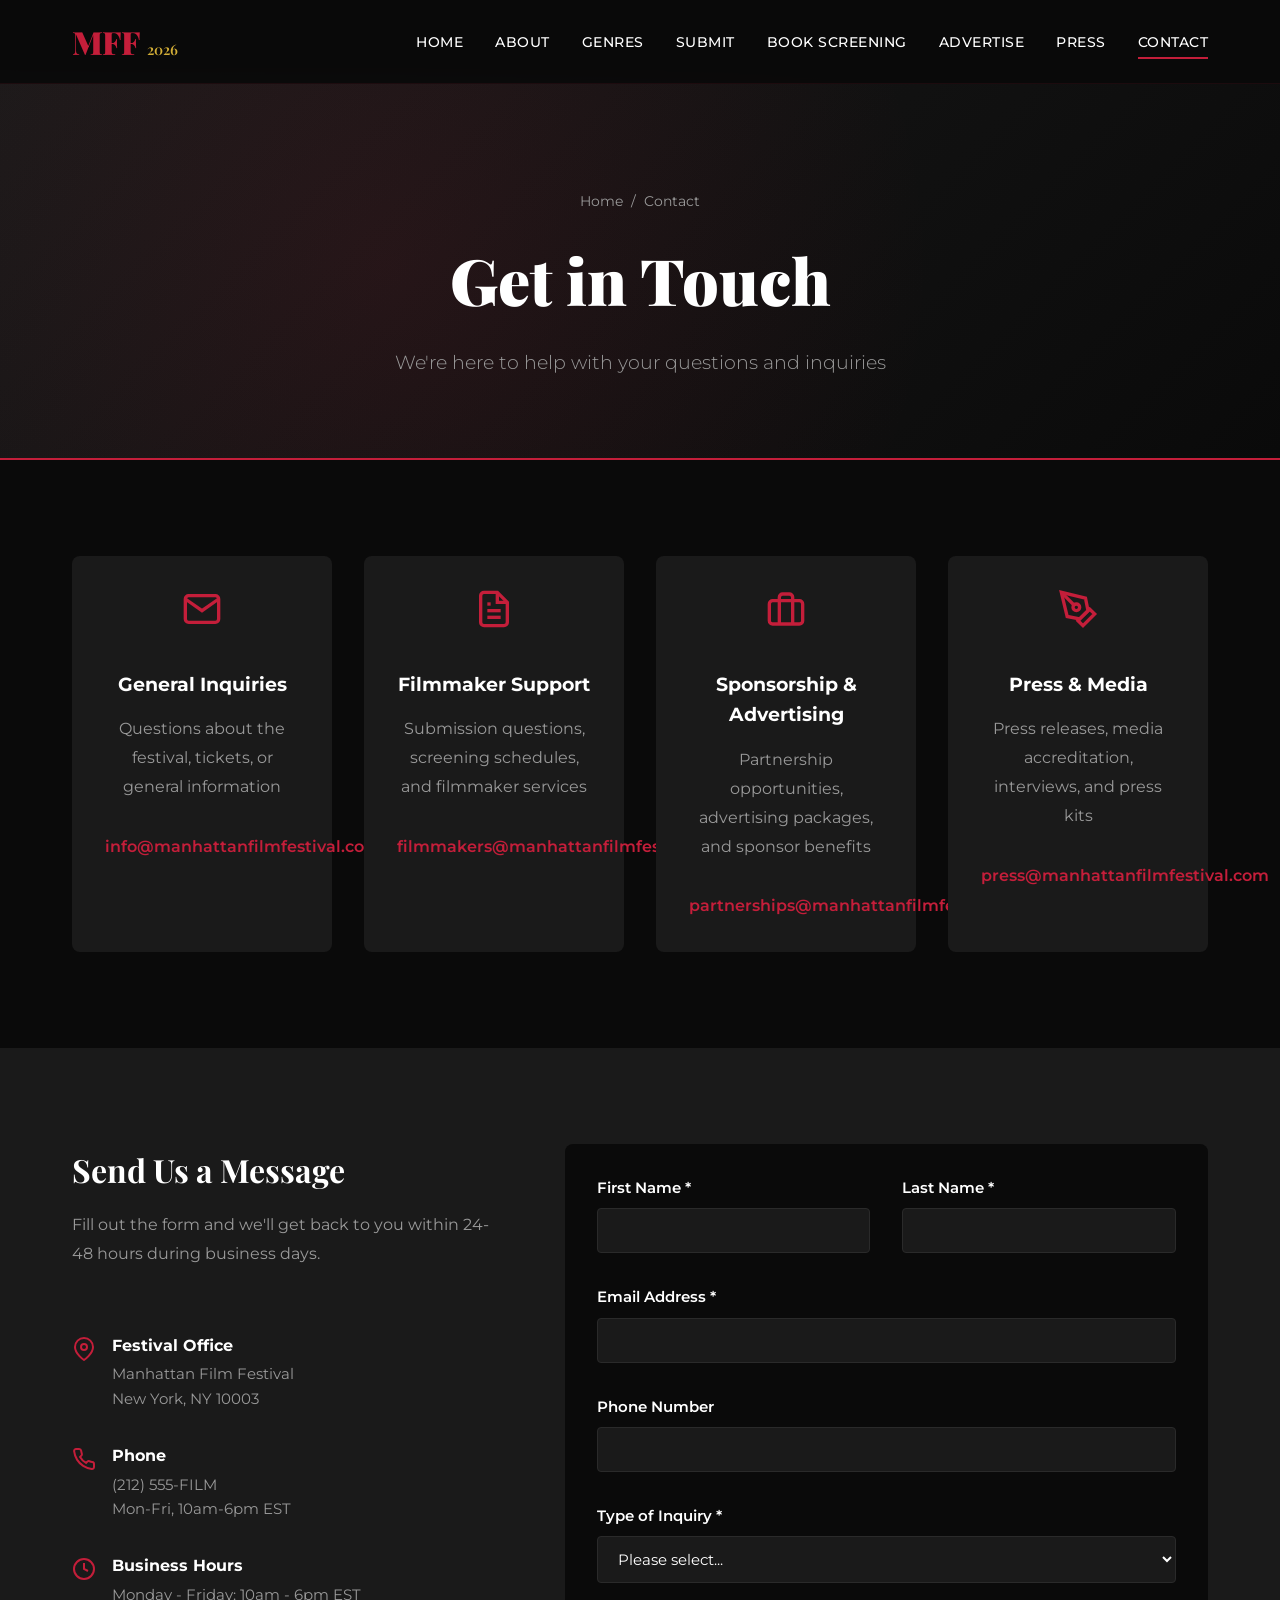
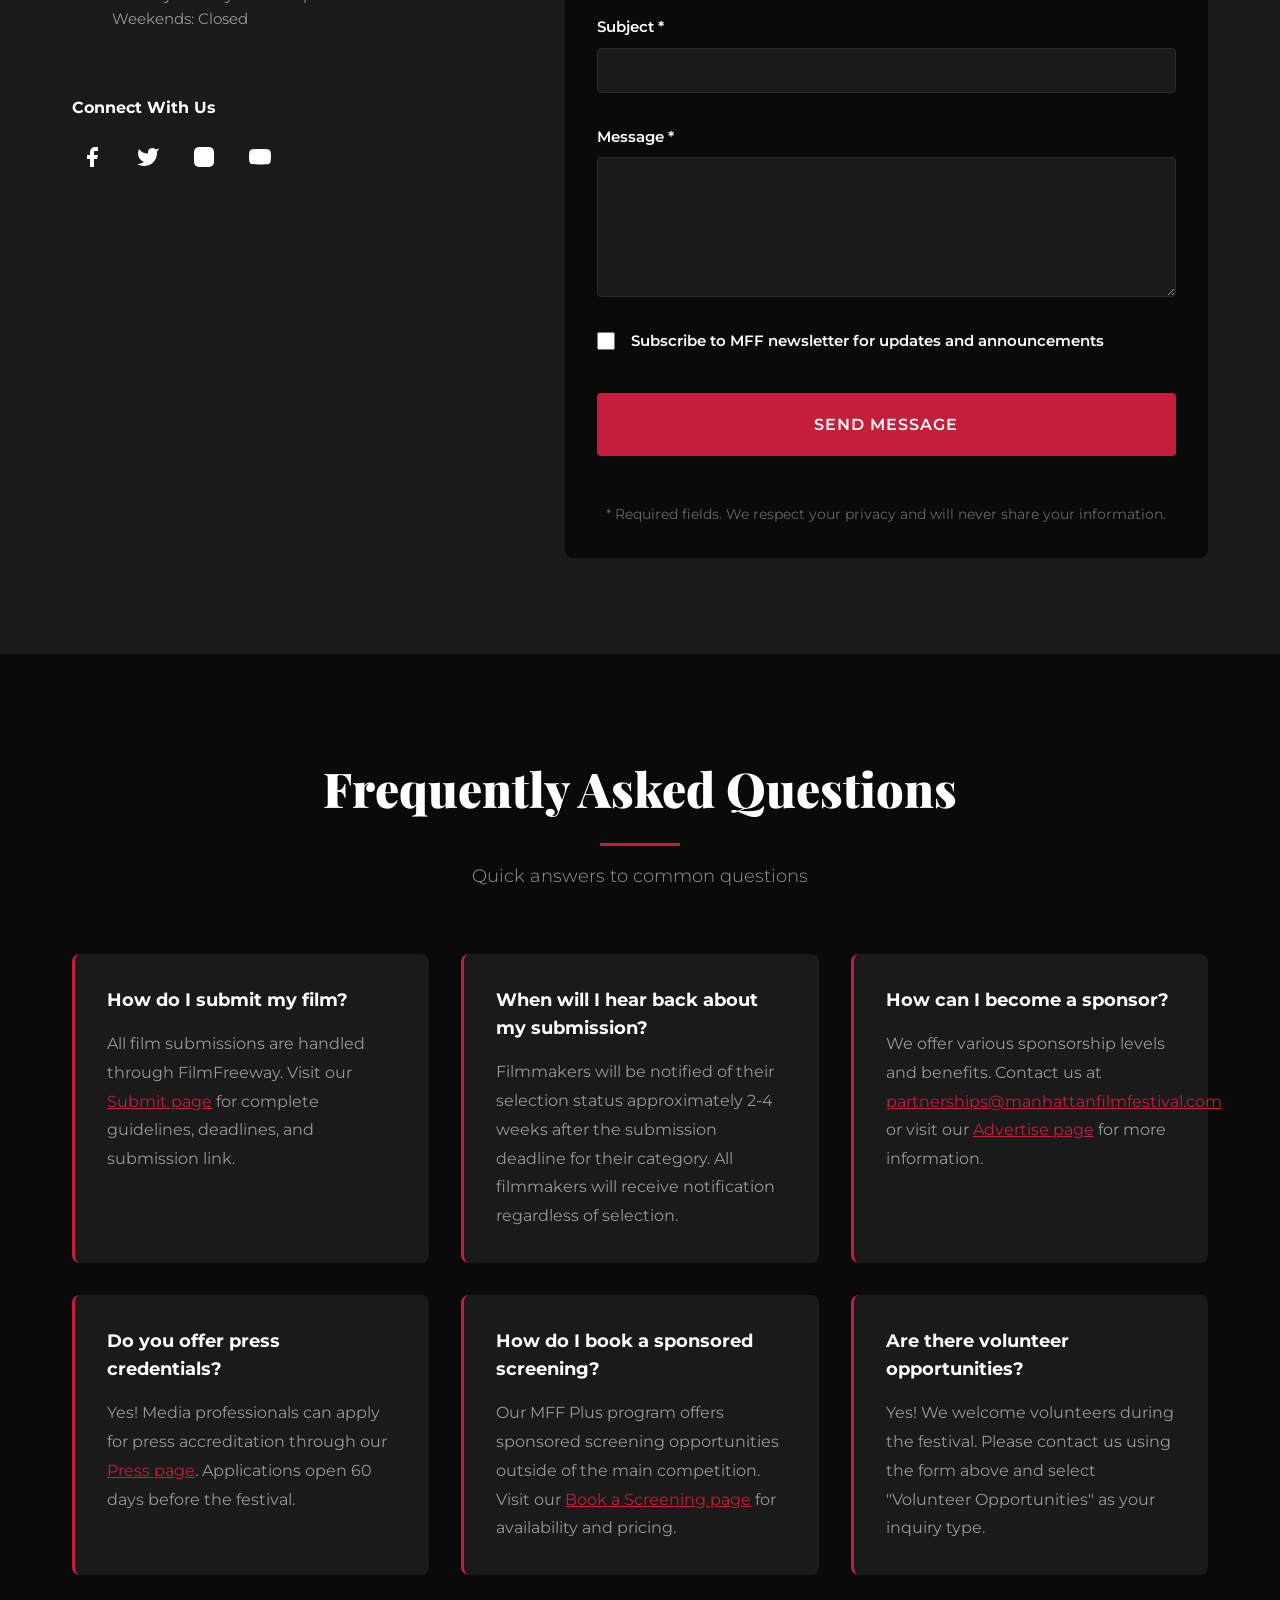
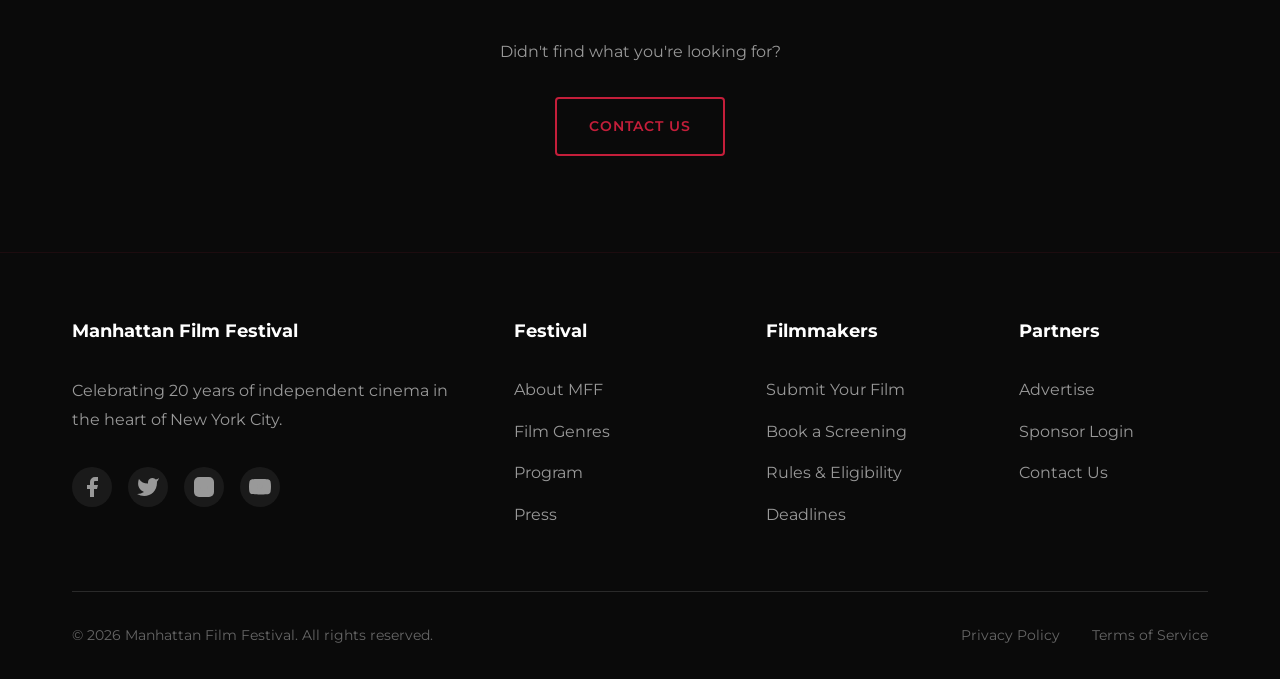
<file: contact.html>
<!DOCTYPE html>
<html lang="en">
<head>
    <meta charset="UTF-8">
    <meta name="viewport" content="width=device-width, initial-scale=1.0">
    <meta name="description" content="Contact Manhattan Film Festival - Get in touch for general inquiries, filmmaker questions, sponsorship, advertising, and press inquiries.">
    <title>Contact Us | Manhattan Film Festival 2026</title>
    <link rel="stylesheet" href="css/styles.css">
    <link rel="preconnect" href="https://fonts.googleapis.com">
    <link rel="preconnect" href="https://fonts.gstatic.com" crossorigin>
    <link href="https://fonts.googleapis.com/css2?family=Montserrat:wght@300;400;600;700;900&family=Playfair+Display:wght@400;700;900&display=swap" rel="stylesheet">
</head>
<body>
    <!-- Navigation -->
    <nav class="navbar">
        <div class="container">
            <div class="nav-content">
                <a href="/" class="logo">
                    <span class="logo-text">MFF</span>
                    <span class="logo-year">2026</span>
                </a>
                <button class="mobile-menu-toggle" aria-label="Toggle menu">
                    <span></span>
                    <span></span>
                    <span></span>
                </button>
                <ul class="nav-menu">
                    <li><a href="/index.html">Home</a></li>
                    <li><a href="/about.html">About</a></li>
                    <li><a href="/genres.html">Genres</a></li>
                    <li><a href="/submit.html">Submit</a></li>
                    <li><a href="/book-screening.html">Book Screening</a></li>
                    <li><a href="/advertise.html">Advertise</a></li>
                    <li><a href="/press.html">Press</a></li>
                    <li><a href="/contact.html" class="active">Contact</a></li>
                </ul>
            </div>
        </div>
    </nav>

    <!-- Page Header -->
    <section class="page-header">
        <div class="page-header-overlay"></div>
        <div class="container">
            <div class="page-header-content">
                <div class="breadcrumb">
                    <a href="/index.html">Home</a>
                    <span>/</span>
                    <span>Contact</span>
                </div>
                <h1 class="page-title">Get in Touch</h1>
                <p class="page-subtitle">We're here to help with your questions and inquiries</p>
            </div>
        </div>
    </section>

    <!-- Contact Options Section -->
    <section class="contact-options">
        <div class="container">
            <div class="contact-options-grid">
                <div class="contact-option-card">
                    <div class="contact-option-icon">
                        <svg width="40" height="40" viewBox="0 0 24 24" fill="none" stroke="currentColor" stroke-width="2">
                            <path d="M4 4h16c1.1 0 2 .9 2 2v12c0 1.1-.9 2-2 2H4c-1.1 0-2-.9-2-2V6c0-1.1.9-2 2-2z"></path>
                            <polyline points="22,6 12,13 2,6"></polyline>
                        </svg>
                    </div>
                    <h3>General Inquiries</h3>
                    <p>Questions about the festival, tickets, or general information</p>
                    <a href="mailto:info@manhattanfilmfestival.com" class="contact-link">info@manhattanfilmfestival.com</a>
                </div>

                <div class="contact-option-card">
                    <div class="contact-option-icon">
                        <svg width="40" height="40" viewBox="0 0 24 24" fill="none" stroke="currentColor" stroke-width="2">
                            <path d="M14 2H6a2 2 0 0 0-2 2v16a2 2 0 0 0 2 2h12a2 2 0 0 0 2-2V8z"></path>
                            <polyline points="14 2 14 8 20 8"></polyline>
                            <line x1="16" y1="13" x2="8" y2="13"></line>
                            <line x1="16" y1="17" x2="8" y2="17"></line>
                            <polyline points="10 9 9 9 8 9"></polyline>
                        </svg>
                    </div>
                    <h3>Filmmaker Support</h3>
                    <p>Submission questions, screening schedules, and filmmaker services</p>
                    <a href="mailto:filmmakers@manhattanfilmfestival.com" class="contact-link">filmmakers@manhattanfilmfestival.com</a>
                </div>

                <div class="contact-option-card">
                    <div class="contact-option-icon">
                        <svg width="40" height="40" viewBox="0 0 24 24" fill="none" stroke="currentColor" stroke-width="2">
                            <rect x="2" y="7" width="20" height="14" rx="2" ry="2"></rect>
                            <path d="M16 21V5a2 2 0 0 0-2-2h-4a2 2 0 0 0-2 2v16"></path>
                        </svg>
                    </div>
                    <h3>Sponsorship & Advertising</h3>
                    <p>Partnership opportunities, advertising packages, and sponsor benefits</p>
                    <a href="mailto:partnerships@manhattanfilmfestival.com" class="contact-link">partnerships@manhattanfilmfestival.com</a>
                </div>

                <div class="contact-option-card">
                    <div class="contact-option-icon">
                        <svg width="40" height="40" viewBox="0 0 24 24" fill="none" stroke="currentColor" stroke-width="2">
                            <path d="M12 19l7-7 3 3-7 7-3-3z"></path>
                            <path d="M18 13l-1.5-7.5L2 2l3.5 14.5L13 18l5-5z"></path>
                            <path d="M2 2l7.586 7.586"></path>
                            <circle cx="11" cy="11" r="2"></circle>
                        </svg>
                    </div>
                    <h3>Press & Media</h3>
                    <p>Press releases, media accreditation, interviews, and press kits</p>
                    <a href="mailto:press@manhattanfilmfestival.com" class="contact-link">press@manhattanfilmfestival.com</a>
                </div>
            </div>
        </div>
    </section>

    <!-- Contact Form Section -->
    <section class="contact-form-section">
        <div class="container">
            <div class="contact-form-grid">
                <div class="contact-form-info">
                    <h2>Send Us a Message</h2>
                    <p>Fill out the form and we'll get back to you within 24-48 hours during business days.</p>

                    <div class="contact-info-list">
                        <div class="contact-info-item">
                            <svg width="24" height="24" viewBox="0 0 24 24" fill="none" stroke="currentColor" stroke-width="2">
                                <path d="M21 10c0 7-9 13-9 13s-9-6-9-13a9 9 0 0 1 18 0z"></path>
                                <circle cx="12" cy="10" r="3"></circle>
                            </svg>
                            <div>
                                <h4>Festival Office</h4>
                                <p>Manhattan Film Festival<br>New York, NY 10003</p>
                            </div>
                        </div>

                        <div class="contact-info-item">
                            <svg width="24" height="24" viewBox="0 0 24 24" fill="none" stroke="currentColor" stroke-width="2">
                                <path d="M22 16.92v3a2 2 0 0 1-2.18 2 19.79 19.79 0 0 1-8.63-3.07 19.5 19.5 0 0 1-6-6 19.79 19.79 0 0 1-3.07-8.67A2 2 0 0 1 4.11 2h3a2 2 0 0 1 2 1.72 12.84 12.84 0 0 0 .7 2.81 2 2 0 0 1-.45 2.11L8.09 9.91a16 16 0 0 0 6 6l1.27-1.27a2 2 0 0 1 2.11-.45 12.84 12.84 0 0 0 2.81.7A2 2 0 0 1 22 16.92z"></path>
                            </svg>
                            <div>
                                <h4>Phone</h4>
                                <p>(212) 555-FILM<br>Mon-Fri, 10am-6pm EST</p>
                            </div>
                        </div>

                        <div class="contact-info-item">
                            <svg width="24" height="24" viewBox="0 0 24 24" fill="none" stroke="currentColor" stroke-width="2">
                                <circle cx="12" cy="12" r="10"></circle>
                                <polyline points="12 6 12 12 16 14"></polyline>
                            </svg>
                            <div>
                                <h4>Business Hours</h4>
                                <p>Monday - Friday: 10am - 6pm EST<br>Weekends: Closed</p>
                            </div>
                        </div>
                    </div>

                    <div class="social-connect">
                        <h4>Connect With Us</h4>
                        <div class="social-links">
                            <a href="#" aria-label="Facebook">
                                <svg width="24" height="24" viewBox="0 0 24 24" fill="currentColor">
                                    <path d="M18 2h-3a5 5 0 0 0-5 5v3H7v4h3v8h4v-8h3l1-4h-4V7a1 1 0 0 1 1-1h3z"></path>
                                </svg>
                            </a>
                            <a href="#" aria-label="Twitter">
                                <svg width="24" height="24" viewBox="0 0 24 24" fill="currentColor">
                                    <path d="M23 3a10.9 10.9 0 0 1-3.14 1.53 4.48 4.48 0 0 0-7.86 3v1A10.66 10.66 0 0 1 3 4s-4 9 5 13a11.64 11.64 0 0 1-7 2c9 5 20 0 20-11.5a4.5 4.5 0 0 0-.08-.83A7.72 7.72 0 0 0 23 3z"></path>
                                </svg>
                            </a>
                            <a href="#" aria-label="Instagram">
                                <svg width="24" height="24" viewBox="0 0 24 24" fill="currentColor">
                                    <rect x="2" y="2" width="20" height="20" rx="5" ry="5"></rect>
                                    <path d="M16 11.37A4 4 0 1 1 12.63 8 4 4 0 0 1 16 11.37z"></path>
                                    <line x1="17.5" y1="6.5" x2="17.51" y2="6.5"></line>
                                </svg>
                            </a>
                            <a href="#" aria-label="YouTube">
                                <svg width="24" height="24" viewBox="0 0 24 24" fill="currentColor">
                                    <path d="M22.54 6.42a2.78 2.78 0 0 0-1.94-2C18.88 4 12 4 12 4s-6.88 0-8.6.46a2.78 2.78 0 0 0-1.94 2A29 29 0 0 0 1 11.75a29 29 0 0 0 .46 5.33A2.78 2.78 0 0 0 3.4 19c1.72.46 8.6.46 8.6.46s6.88 0 8.6-.46a2.78 2.78 0 0 0 1.94-2 29 29 0 0 0 .46-5.25 29 29 0 0 0-.46-5.33z"></path>
                                    <polygon points="9.75 15.02 15.5 11.75 9.75 8.48 9.75 15.02"></polygon>
                                </svg>
                            </a>
                        </div>
                    </div>
                </div>

                <div class="contact-form-container">
                    <form class="contact-form" id="contactForm">
                        <div class="form-row">
                            <div class="form-group">
                                <label for="firstName">First Name *</label>
                                <input type="text" id="firstName" name="firstName" required>
                            </div>
                            <div class="form-group">
                                <label for="lastName">Last Name *</label>
                                <input type="text" id="lastName" name="lastName" required>
                            </div>
                        </div>

                        <div class="form-group">
                            <label for="email">Email Address *</label>
                            <input type="email" id="email" name="email" required>
                        </div>

                        <div class="form-group">
                            <label for="phone">Phone Number</label>
                            <input type="tel" id="phone" name="phone">
                        </div>

                        <div class="form-group">
                            <label for="inquiryType">Type of Inquiry *</label>
                            <select id="inquiryType" name="inquiryType" required>
                                <option value="">Please select...</option>
                                <option value="general">General Inquiry</option>
                                <option value="filmmaker">Filmmaker Question</option>
                                <option value="submission">Film Submission</option>
                                <option value="screening">Book a Screening</option>
                                <option value="sponsorship">Sponsorship & Advertising</option>
                                <option value="press">Press & Media</option>
                                <option value="volunteer">Volunteer Opportunities</option>
                                <option value="other">Other</option>
                            </select>
                        </div>

                        <div class="form-group">
                            <label for="subject">Subject *</label>
                            <input type="text" id="subject" name="subject" required>
                        </div>

                        <div class="form-group">
                            <label for="message">Message *</label>
                            <textarea id="message" name="message" rows="6" required></textarea>
                        </div>

                        <div class="form-group checkbox-group">
                            <label class="checkbox-label">
                                <input type="checkbox" name="newsletter" id="newsletter">
                                <span>Subscribe to MFF newsletter for updates and announcements</span>
                            </label>
                        </div>

                        <button type="submit" class="btn btn-primary btn-large">Send Message</button>

                        <p class="form-note">* Required fields. We respect your privacy and will never share your information.</p>
                    </form>
                </div>
            </div>
        </div>
    </section>

    <!-- FAQ Section -->
    <section class="faq-section">
        <div class="container">
            <div class="section-header">
                <h2 class="section-title">Frequently Asked Questions</h2>
                <p class="section-subtitle">Quick answers to common questions</p>
            </div>

            <div class="faq-grid">
                <div class="faq-item">
                    <h3>How do I submit my film?</h3>
                    <p>All film submissions are handled through FilmFreeway. Visit our <a href="/submit.html">Submit page</a> for complete guidelines, deadlines, and submission link.</p>
                </div>

                <div class="faq-item">
                    <h3>When will I hear back about my submission?</h3>
                    <p>Filmmakers will be notified of their selection status approximately 2-4 weeks after the submission deadline for their category. All filmmakers will receive notification regardless of selection.</p>
                </div>

                <div class="faq-item">
                    <h3>How can I become a sponsor?</h3>
                    <p>We offer various sponsorship levels and benefits. Contact us at <a href="mailto:partnerships@manhattanfilmfestival.com">partnerships@manhattanfilmfestival.com</a> or visit our <a href="/advertise.html">Advertise page</a> for more information.</p>
                </div>

                <div class="faq-item">
                    <h3>Do you offer press credentials?</h3>
                    <p>Yes! Media professionals can apply for press accreditation through our <a href="/press.html">Press page</a>. Applications open 60 days before the festival.</p>
                </div>

                <div class="faq-item">
                    <h3>How do I book a sponsored screening?</h3>
                    <p>Our MFF Plus program offers sponsored screening opportunities outside of the main competition. Visit our <a href="/book-screening.html">Book a Screening page</a> for availability and pricing.</p>
                </div>

                <div class="faq-item">
                    <h3>Are there volunteer opportunities?</h3>
                    <p>Yes! We welcome volunteers during the festival. Please contact us using the form above and select "Volunteer Opportunities" as your inquiry type.</p>
                </div>
            </div>

            <div class="faq-cta">
                <p>Didn't find what you're looking for?</p>
                <a href="#contactForm" class="btn btn-outline">Contact Us</a>
            </div>
        </div>
    </section>

    <!-- Footer -->
    <footer class="footer">
        <div class="container">
            <div class="footer-grid">
                <div class="footer-col">
                    <h4>Manhattan Film Festival</h4>
                    <p>Celebrating 20 years of independent cinema in the heart of New York City.</p>
                    <div class="social-links">
                        <a href="#" aria-label="Facebook">
                            <svg width="24" height="24" viewBox="0 0 24 24" fill="currentColor">
                                <path d="M18 2h-3a5 5 0 0 0-5 5v3H7v4h3v8h4v-8h3l1-4h-4V7a1 1 0 0 1 1-1h3z"></path>
                            </svg>
                        </a>
                        <a href="#" aria-label="Twitter">
                            <svg width="24" height="24" viewBox="0 0 24 24" fill="currentColor">
                                <path d="M23 3a10.9 10.9 0 0 1-3.14 1.53 4.48 4.48 0 0 0-7.86 3v1A10.66 10.66 0 0 1 3 4s-4 9 5 13a11.64 11.64 0 0 1-7 2c9 5 20 0 20-11.5a4.5 4.5 0 0 0-.08-.83A7.72 7.72 0 0 0 23 3z"></path>
                            </svg>
                        </a>
                        <a href="#" aria-label="Instagram">
                            <svg width="24" height="24" viewBox="0 0 24 24" fill="currentColor">
                                <rect x="2" y="2" width="20" height="20" rx="5" ry="5"></rect>
                                <path d="M16 11.37A4 4 0 1 1 12.63 8 4 4 0 0 1 16 11.37z"></path>
                                <line x1="17.5" y1="6.5" x2="17.51" y2="6.5"></line>
                            </svg>
                        </a>
                        <a href="#" aria-label="YouTube">
                            <svg width="24" height="24" viewBox="0 0 24 24" fill="currentColor">
                                <path d="M22.54 6.42a2.78 2.78 0 0 0-1.94-2C18.88 4 12 4 12 4s-6.88 0-8.6.46a2.78 2.78 0 0 0-1.94 2A29 29 0 0 0 1 11.75a29 29 0 0 0 .46 5.33A2.78 2.78 0 0 0 3.4 19c1.72.46 8.6.46 8.6.46s6.88 0 8.6-.46a2.78 2.78 0 0 0 1.94-2 29 29 0 0 0 .46-5.25 29 29 0 0 0-.46-5.33z"></path>
                                <polygon points="9.75 15.02 15.5 11.75 9.75 8.48 9.75 15.02"></polygon>
                            </svg>
                        </a>
                    </div>
                </div>

                <div class="footer-col">
                    <h4>Festival</h4>
                    <ul>
                        <li><a href="/about.html">About MFF</a></li>
                        <li><a href="/genres.html">Film Genres</a></li>
                        <li><a href="/program.html">Program</a></li>
                        <li><a href="/press.html">Press</a></li>
                    </ul>
                </div>

                <div class="footer-col">
                    <h4>Filmmakers</h4>
                    <ul>
                        <li><a href="/submit.html">Submit Your Film</a></li>
                        <li><a href="/book-screening.html">Book a Screening</a></li>
                        <li><a href="/rules.html">Rules & Eligibility</a></li>
                        <li><a href="/deadlines.html">Deadlines</a></li>
                    </ul>
                </div>

                <div class="footer-col">
                    <h4>Partners</h4>
                    <ul>
                        <li><a href="/advertise.html">Advertise</a></li>
                        <li><a href="/sponsor-login.html">Sponsor Login</a></li>
                        <li><a href="/contact.html">Contact Us</a></li>
                    </ul>
                </div>
            </div>

            <div class="footer-bottom">
                <p>&copy; 2026 Manhattan Film Festival. All rights reserved.</p>
                <div class="footer-links">
                    <a href="/privacy.html">Privacy Policy</a>
                    <a href="/terms.html">Terms of Service</a>
                </div>
            </div>
        </div>
    </footer>

    <script src="js/main.js"></script>
    <script src="js/contact.js"></script>
</body>
</html>
</file>
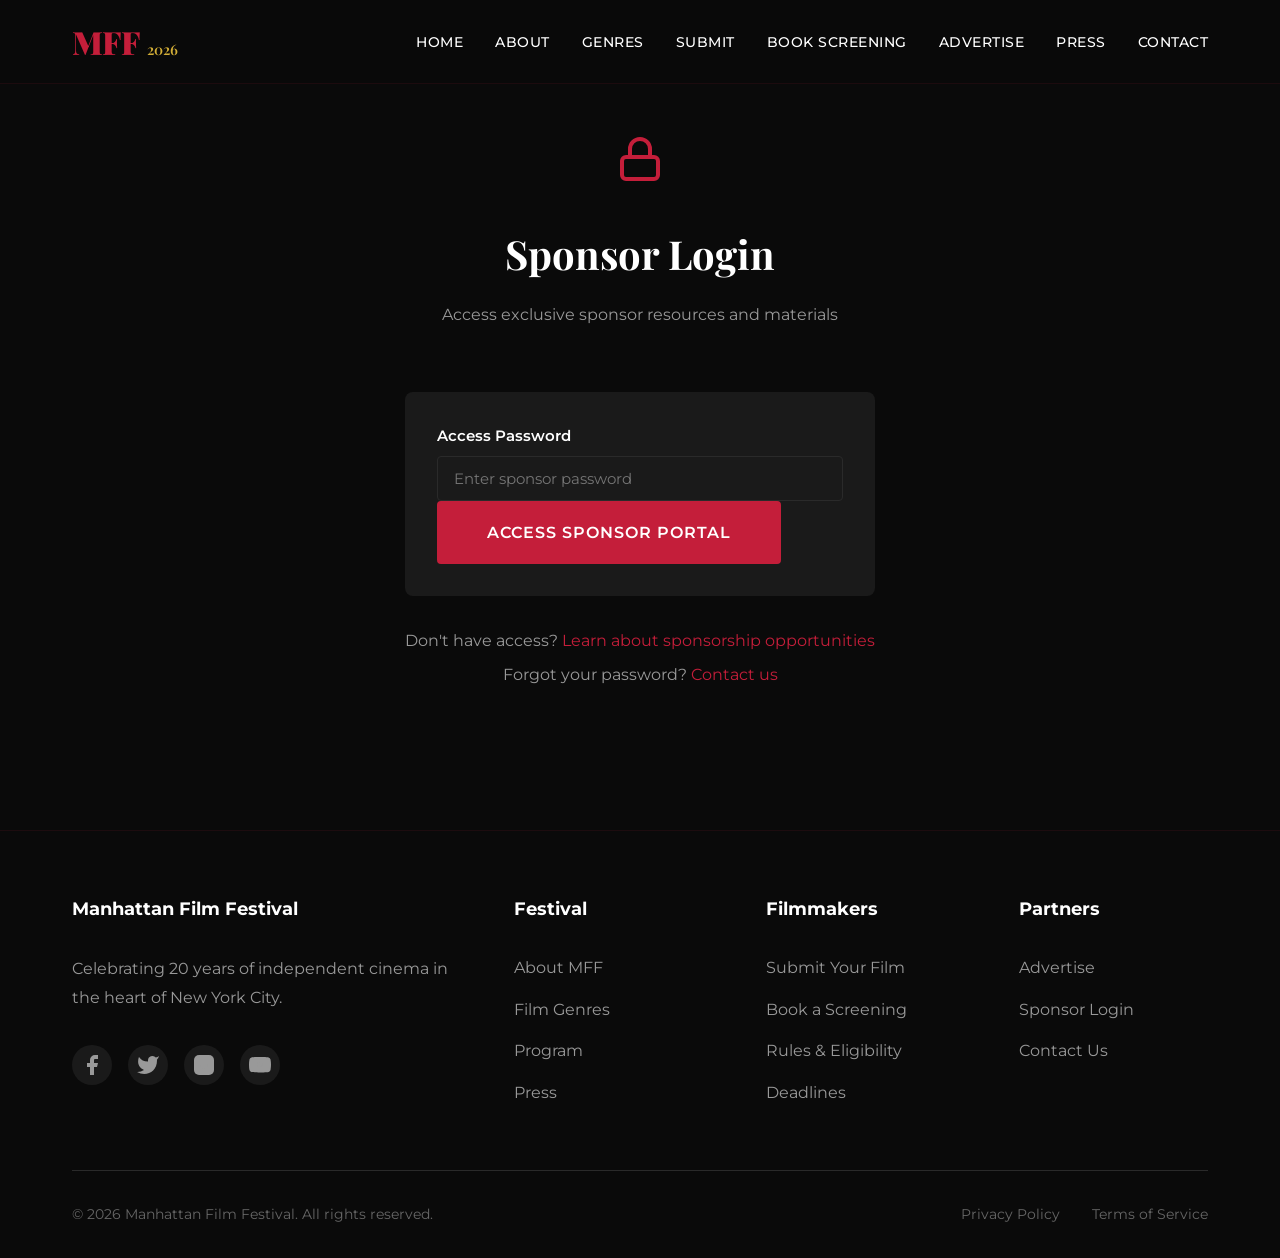
<file: sponsor-login.html>
<!DOCTYPE html>
<html lang="en">
<head>
    <meta charset="UTF-8">
    <meta name="viewport" content="width=device-width, initial-scale=1.0">
    <meta name="description" content="Manhattan Film Festival Sponsor Login - Access sponsor resources, media kits, and partnership materials.">
    <meta name="robots" content="noindex, nofollow">
    <title>Sponsor Login | Manhattan Film Festival 2026</title>
    <link rel="stylesheet" href="css/styles.css">
    <link rel="preconnect" href="https://fonts.googleapis.com">
    <link rel="preconnect" href="https://fonts.gstatic.com" crossorigin>
    <link href="https://fonts.googleapis.com/css2?family=Montserrat:wght@300;400;600;700;900&family=Playfair+Display:wght@400;700;900&display=swap" rel="stylesheet">
</head>
<body>
    <!-- Navigation -->
    <nav class="navbar">
        <div class="container">
            <div class="nav-content">
                <a href="/" class="logo">
                    <span class="logo-text">MFF</span>
                    <span class="logo-year">2026</span>
                </a>
                <button class="mobile-menu-toggle" aria-label="Toggle menu">
                    <span></span>
                    <span></span>
                    <span></span>
                </button>
                <ul class="nav-menu">
                    <li><a href="/index.html">Home</a></li>
                    <li><a href="/about.html">About</a></li>
                    <li><a href="/genres.html">Genres</a></li>
                    <li><a href="/submit.html">Submit</a></li>
                    <li><a href="/book-screening.html">Book Screening</a></li>
                    <li><a href="/advertise.html">Advertise</a></li>
                    <li><a href="/press.html">Press</a></li>
                    <li><a href="/contact.html">Contact</a></li>
                </ul>
            </div>
        </div>
    </nav>

    <!-- Login Section -->
    <section class="sponsor-login-section" id="loginSection">
        <div class="container">
            <div class="login-container">
                <div class="login-header">
                    <div class="lock-icon">
                        <svg width="48" height="48" viewBox="0 0 24 24" fill="none" stroke="currentColor" stroke-width="2">
                            <rect x="3" y="11" width="18" height="11" rx="2" ry="2"></rect>
                            <path d="M7 11V7a5 5 0 0 1 10 0v4"></path>
                        </svg>
                    </div>
                    <h1>Sponsor Login</h1>
                    <p>Access exclusive sponsor resources and materials</p>
                </div>

                <form class="login-form" id="sponsorLoginForm">
                    <div class="form-group">
                        <label for="sponsorPassword">Access Password</label>
                        <input type="password" id="sponsorPassword" name="sponsorPassword" placeholder="Enter sponsor password" required>
                    </div>

                    <button type="submit" class="btn btn-primary btn-large">Access Sponsor Portal</button>

                    <div class="error-message" id="errorMessage" style="display: none;">
                        <svg width="20" height="20" viewBox="0 0 24 24" fill="none" stroke="currentColor" stroke-width="2">
                            <circle cx="12" cy="12" r="10"></circle>
                            <line x1="12" y1="8" x2="12" y2="12"></line>
                            <line x1="12" y1="16" x2="12.01" y2="16"></line>
                        </svg>
                        <span>Incorrect password. Please try again.</span>
                    </div>
                </form>

                <div class="login-help">
                    <p>Don't have access? <a href="/advertise.html">Learn about sponsorship opportunities</a></p>
                    <p>Forgot your password? <a href="/contact.html">Contact us</a></p>
                </div>
            </div>
        </div>
    </section>

    <!-- Protected Content Section (Hidden by default) -->
    <section class="sponsor-content" id="sponsorContent" style="display: none;">
        <div class="container">
            <div class="sponsor-header">
                <h1>Sponsor Resources</h1>
                <p>Welcome to the Manhattan Film Festival Sponsor Portal</p>
                <button class="btn btn-outline btn-logout" id="logoutBtn">Logout</button>
            </div>

            <div class="resources-grid">
                <!-- Sponsor Deck -->
                <div class="resource-card">
                    <div class="resource-icon">
                        <svg width="48" height="48" viewBox="0 0 24 24" fill="none" stroke="currentColor" stroke-width="2">
                            <path d="M14 2H6a2 2 0 0 0-2 2v16a2 2 0 0 0 2 2h12a2 2 0 0 0 2-2V8z"></path>
                            <polyline points="14 2 14 8 20 8"></polyline>
                            <line x1="16" y1="13" x2="8" y2="13"></line>
                            <line x1="16" y1="17" x2="8" y2="17"></line>
                            <polyline points="10 9 9 9 8 9"></polyline>
                        </svg>
                    </div>
                    <h3>Sponsor Deck 2026</h3>
                    <p>Complete sponsorship overview, benefits, and festival information for MFF's 20th Anniversary</p>
                    <a href="/assets/MFF-2026-Sponsor-Deck.pdf" class="btn btn-primary" download>Download PDF</a>
                </div>

                <!-- Media Kit -->
                <div class="resource-card">
                    <div class="resource-icon">
                        <svg width="48" height="48" viewBox="0 0 24 24" fill="none" stroke="currentColor" stroke-width="2">
                            <rect x="2" y="2" width="20" height="20" rx="2.18" ry="2.18"></rect>
                            <line x1="7" y1="2" x2="7" y2="22"></line>
                            <line x1="17" y1="2" x2="17" y2="22"></line>
                            <line x1="2" y1="12" x2="22" y2="12"></line>
                            <line x1="2" y1="7" x2="7" y2="7"></line>
                            <line x1="2" y1="17" x2="7" y2="17"></line>
                            <line x1="17" y1="17" x2="22" y2="17"></line>
                            <line x1="17" y1="7" x2="22" y2="7"></line>
                        </svg>
                    </div>
                    <h3>Rate Sheet & Media Kit</h3>
                    <p>Advertising rates, specifications, and deadlines for program ads, web placements, and trailer advertising</p>
                    <a href="/assets/MFF-2026-Media-Kit.pdf" class="btn btn-primary" download>Download PDF</a>
                </div>

                <!-- Sponsor Contract -->
                <div class="resource-card">
                    <div class="resource-icon">
                        <svg width="48" height="48" viewBox="0 0 24 24" fill="none" stroke="currentColor" stroke-width="2">
                            <path d="M14 2H6a2 2 0 0 0-2 2v16a2 2 0 0 0 2 2h12a2 2 0 0 0 2-2V8z"></path>
                            <polyline points="14 2 14 8 20 8"></polyline>
                            <line x1="16" y1="13" x2="8" y2="13"></line>
                            <line x1="16" y1="17" x2="8" y2="17"></line>
                        </svg>
                    </div>
                    <h3>Sponsor Contract</h3>
                    <p>Official sponsorship agreement template. Download, review, and return signed copy to partnerships team</p>
                    <a href="/assets/MFF-2026-Sponsor-Contract.pdf" class="btn btn-primary" download>Download PDF</a>
                </div>

                <!-- Payment Portal -->
                <div class="resource-card">
                    <div class="resource-icon">
                        <svg width="48" height="48" viewBox="0 0 24 24" fill="none" stroke="currentColor" stroke-width="2">
                            <rect x="1" y="4" width="22" height="16" rx="2" ry="2"></rect>
                            <line x1="1" y1="10" x2="23" y2="10"></line>
                        </svg>
                    </div>
                    <h3>Payment Portal</h3>
                    <p>Secure payment link for sponsorship packages. Multiple payment methods accepted</p>
                    <a href="#" class="btn btn-primary">Make Payment</a>
                </div>

                <!-- Brand Assets -->
                <div class="resource-card">
                    <div class="resource-icon">
                        <svg width="48" height="48" viewBox="0 0 24 24" fill="none" stroke="currentColor" stroke-width="2">
                            <rect x="3" y="3" width="18" height="18" rx="2" ry="2"></rect>
                            <circle cx="8.5" cy="8.5" r="1.5"></circle>
                            <polyline points="21 15 16 10 5 21"></polyline>
                        </svg>
                    </div>
                    <h3>Brand Assets & Logos</h3>
                    <p>MFF logos, brand guidelines, and sponsor badge templates in various formats</p>
                    <a href="/assets/MFF-2026-Brand-Assets.zip" class="btn btn-primary" download>Download ZIP</a>
                </div>

                <!-- Festival Timeline -->
                <div class="resource-card">
                    <div class="resource-icon">
                        <svg width="48" height="48" viewBox="0 0 24 24" fill="none" stroke="currentColor" stroke-width="2">
                            <rect x="3" y="4" width="18" height="18" rx="2" ry="2"></rect>
                            <line x1="16" y1="2" x2="16" y2="6"></line>
                            <line x1="8" y1="2" x2="8" y2="6"></line>
                            <line x1="3" y1="10" x2="21" y2="10"></line>
                        </svg>
                    </div>
                    <h3>Festival Timeline</h3>
                    <p>Important dates, deadlines, and sponsor activation opportunities throughout the festival</p>
                    <a href="/assets/MFF-2026-Timeline.pdf" class="btn btn-primary" download>Download PDF</a>
                </div>
            </div>

            <!-- Sponsor Benefits Overview -->
            <div class="sponsor-benefits">
                <h2>Your Sponsorship Benefits</h2>
                <div class="benefits-grid">
                    <div class="benefit-item">
                        <svg width="32" height="32" viewBox="0 0 24 24" fill="none" stroke="currentColor" stroke-width="2">
                            <polyline points="20 6 9 17 4 12"></polyline>
                        </svg>
                        <div>
                            <h4>Logo Placement</h4>
                            <p>Prominent logo placement on website, program, and venue signage</p>
                        </div>
                    </div>

                    <div class="benefit-item">
                        <svg width="32" height="32" viewBox="0 0 24 24" fill="none" stroke="currentColor" stroke-width="2">
                            <polyline points="20 6 9 17 4 12"></polyline>
                        </svg>
                        <div>
                            <h4>VIP Passes</h4>
                            <p>Complimentary festival passes based on sponsorship level</p>
                        </div>
                    </div>

                    <div class="benefit-item">
                        <svg width="32" height="32" viewBox="0 0 24 24" fill="none" stroke="currentColor" stroke-width="2">
                            <polyline points="20 6 9 17 4 12"></polyline>
                        </svg>
                        <div>
                            <h4>Social Media</h4>
                            <p>Featured posts and mentions across MFF social channels</p>
                        </div>
                    </div>

                    <div class="benefit-item">
                        <svg width="32" height="32" viewBox="0 0 24 24" fill="none" stroke="currentColor" stroke-width="2">
                            <polyline points="20 6 9 17 4 12"></polyline>
                        </svg>
                        <div>
                            <h4>Networking Access</h4>
                            <p>Exclusive access to filmmaker and industry events</p>
                        </div>
                    </div>

                    <div class="benefit-item">
                        <svg width="32" height="32" viewBox="0 0 24 24" fill="none" stroke="currentColor" stroke-width="2">
                            <polyline points="20 6 9 17 4 12"></polyline>
                        </svg>
                        <div>
                            <h4>Press Coverage</h4>
                            <p>Recognition in press releases and media materials</p>
                        </div>
                    </div>

                    <div class="benefit-item">
                        <svg width="32" height="32" viewBox="0 0 24 24" fill="none" stroke="currentColor" stroke-width="2">
                            <polyline points="20 6 9 17 4 12"></polyline>
                        </svg>
                        <div>
                            <h4>On-Site Activation</h4>
                            <p>Opportunities for branded activations during festival week</p>
                        </div>
                    </div>
                </div>
            </div>

            <!-- Contact Information -->
            <div class="sponsor-contact">
                <h2>Need Assistance?</h2>
                <p>Our partnerships team is here to help with any questions or support you may need.</p>
                <div class="contact-details">
                    <div class="contact-item">
                        <svg width="24" height="24" viewBox="0 0 24 24" fill="none" stroke="currentColor" stroke-width="2">
                            <path d="M4 4h16c1.1 0 2 .9 2 2v12c0 1.1-.9 2-2 2H4c-1.1 0-2-.9-2-2V6c0-1.1.9-2 2-2z"></path>
                            <polyline points="22,6 12,13 2,6"></polyline>
                        </svg>
                        <a href="mailto:partnerships@manhattanfilmfestival.com">partnerships@manhattanfilmfestival.com</a>
                    </div>
                    <div class="contact-item">
                        <svg width="24" height="24" viewBox="0 0 24 24" fill="none" stroke="currentColor" stroke-width="2">
                            <path d="M22 16.92v3a2 2 0 0 1-2.18 2 19.79 19.79 0 0 1-8.63-3.07 19.5 19.5 0 0 1-6-6 19.79 19.79 0 0 1-3.07-8.67A2 2 0 0 1 4.11 2h3a2 2 0 0 1 2 1.72 12.84 12.84 0 0 0 .7 2.81 2 2 0 0 1-.45 2.11L8.09 9.91a16 16 0 0 0 6 6l1.27-1.27a2 2 0 0 1 2.11-.45 12.84 12.84 0 0 0 2.81.7A2 2 0 0 1 22 16.92z"></path>
                        </svg>
                        <span>(212) 555-FILM</span>
                    </div>
                </div>
            </div>
        </div>
    </section>

    <!-- Footer -->
    <footer class="footer">
        <div class="container">
            <div class="footer-grid">
                <div class="footer-col">
                    <h4>Manhattan Film Festival</h4>
                    <p>Celebrating 20 years of independent cinema in the heart of New York City.</p>
                    <div class="social-links">
                        <a href="#" aria-label="Facebook">
                            <svg width="24" height="24" viewBox="0 0 24 24" fill="currentColor">
                                <path d="M18 2h-3a5 5 0 0 0-5 5v3H7v4h3v8h4v-8h3l1-4h-4V7a1 1 0 0 1 1-1h3z"></path>
                            </svg>
                        </a>
                        <a href="#" aria-label="Twitter">
                            <svg width="24" height="24" viewBox="0 0 24 24" fill="currentColor">
                                <path d="M23 3a10.9 10.9 0 0 1-3.14 1.53 4.48 4.48 0 0 0-7.86 3v1A10.66 10.66 0 0 1 3 4s-4 9 5 13a11.64 11.64 0 0 1-7 2c9 5 20 0 20-11.5a4.5 4.5 0 0 0-.08-.83A7.72 7.72 0 0 0 23 3z"></path>
                            </svg>
                        </a>
                        <a href="#" aria-label="Instagram">
                            <svg width="24" height="24" viewBox="0 0 24 24" fill="currentColor">
                                <rect x="2" y="2" width="20" height="20" rx="5" ry="5"></rect>
                                <path d="M16 11.37A4 4 0 1 1 12.63 8 4 4 0 0 1 16 11.37z"></path>
                                <line x1="17.5" y1="6.5" x2="17.51" y2="6.5"></line>
                            </svg>
                        </a>
                        <a href="#" aria-label="YouTube">
                            <svg width="24" height="24" viewBox="0 0 24 24" fill="currentColor">
                                <path d="M22.54 6.42a2.78 2.78 0 0 0-1.94-2C18.88 4 12 4 12 4s-6.88 0-8.6.46a2.78 2.78 0 0 0-1.94 2A29 29 0 0 0 1 11.75a29 29 0 0 0 .46 5.33A2.78 2.78 0 0 0 3.4 19c1.72.46 8.6.46 8.6.46s6.88 0 8.6-.46a2.78 2.78 0 0 0 1.94-2 29 29 0 0 0 .46-5.25 29 29 0 0 0-.46-5.33z"></path>
                                <polygon points="9.75 15.02 15.5 11.75 9.75 8.48 9.75 15.02"></polygon>
                            </svg>
                        </a>
                    </div>
                </div>

                <div class="footer-col">
                    <h4>Festival</h4>
                    <ul>
                        <li><a href="/about.html">About MFF</a></li>
                        <li><a href="/genres.html">Film Genres</a></li>
                        <li><a href="/program.html">Program</a></li>
                        <li><a href="/press.html">Press</a></li>
                    </ul>
                </div>

                <div class="footer-col">
                    <h4>Filmmakers</h4>
                    <ul>
                        <li><a href="/submit.html">Submit Your Film</a></li>
                        <li><a href="/book-screening.html">Book a Screening</a></li>
                        <li><a href="/rules.html">Rules & Eligibility</a></li>
                        <li><a href="/deadlines.html">Deadlines</a></li>
                    </ul>
                </div>

                <div class="footer-col">
                    <h4>Partners</h4>
                    <ul>
                        <li><a href="/advertise.html">Advertise</a></li>
                        <li><a href="/sponsor-login.html">Sponsor Login</a></li>
                        <li><a href="/contact.html">Contact Us</a></li>
                    </ul>
                </div>
            </div>

            <div class="footer-bottom">
                <p>&copy; 2026 Manhattan Film Festival. All rights reserved.</p>
                <div class="footer-links">
                    <a href="/privacy.html">Privacy Policy</a>
                    <a href="/terms.html">Terms of Service</a>
                </div>
            </div>
        </div>
    </footer>

    <script src="js/main.js"></script>
    <script src="js/sponsor-login.js"></script>
</body>
</html>
</file>
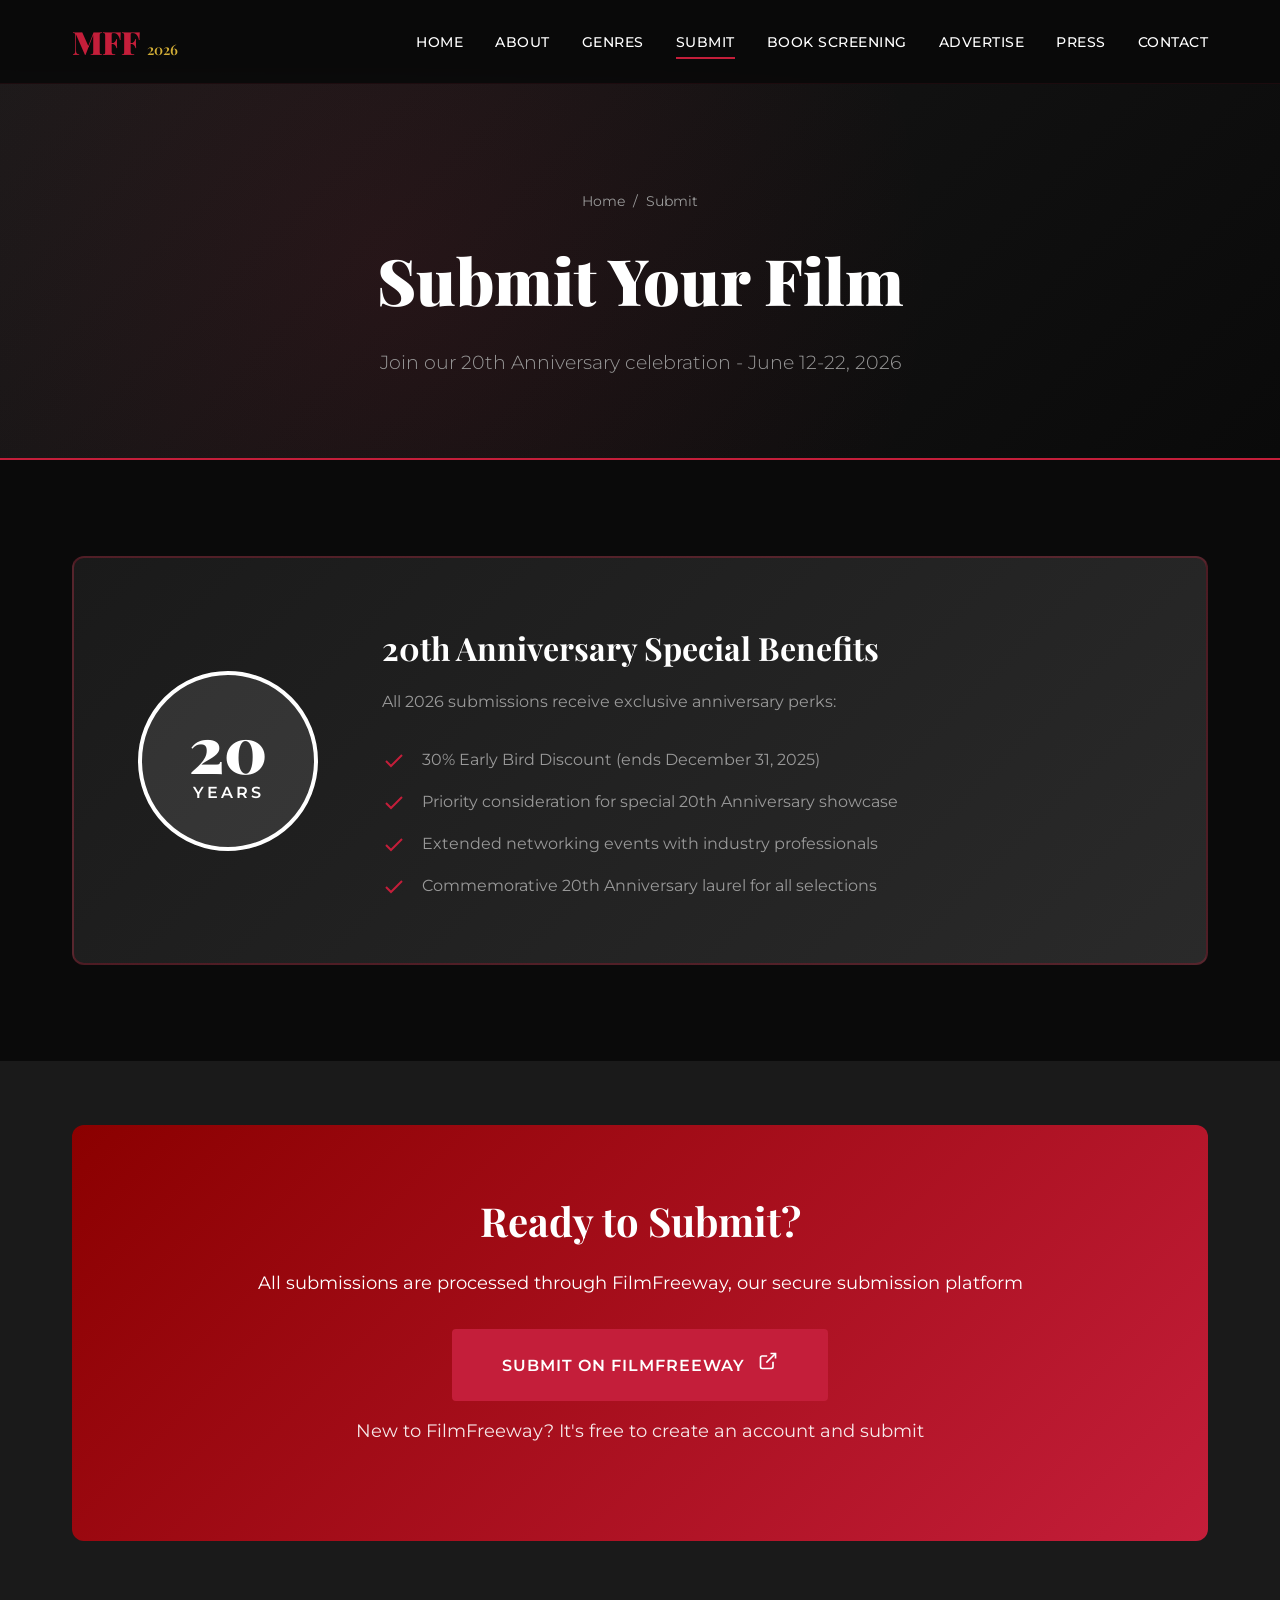
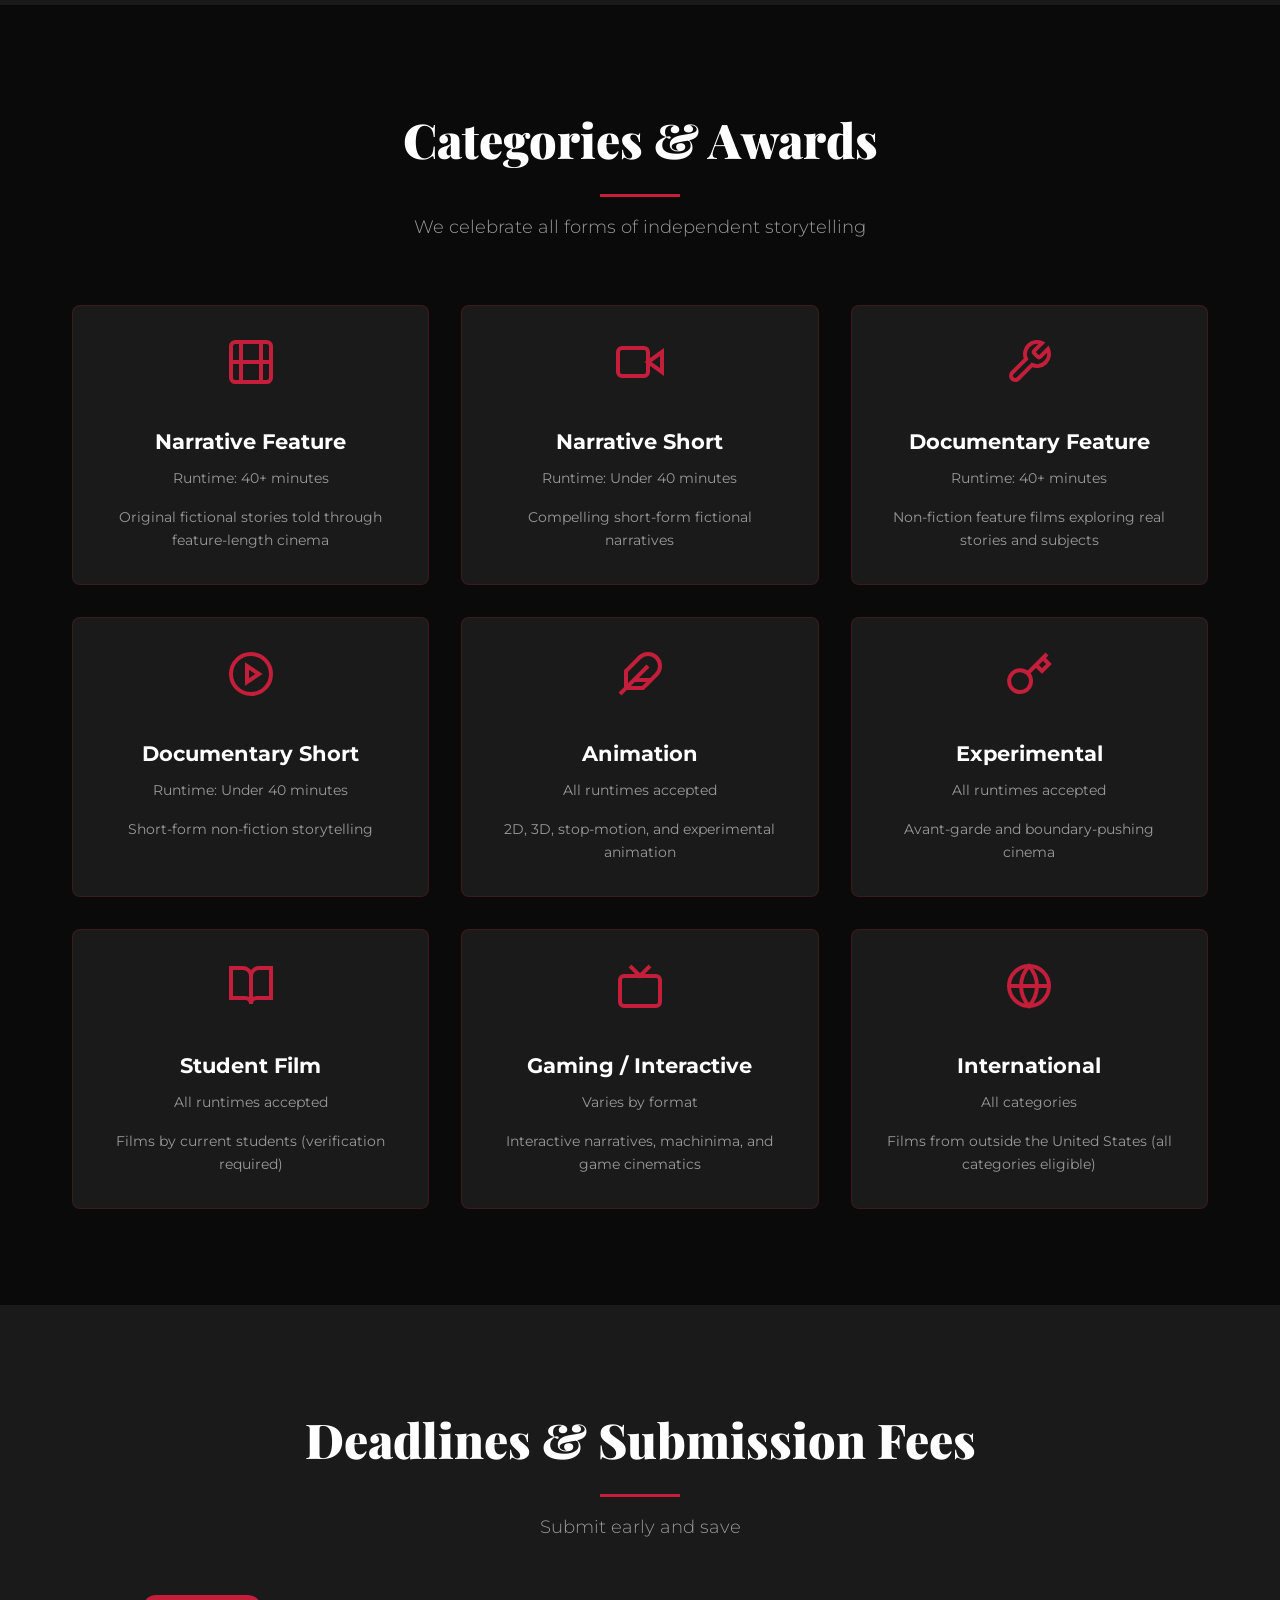
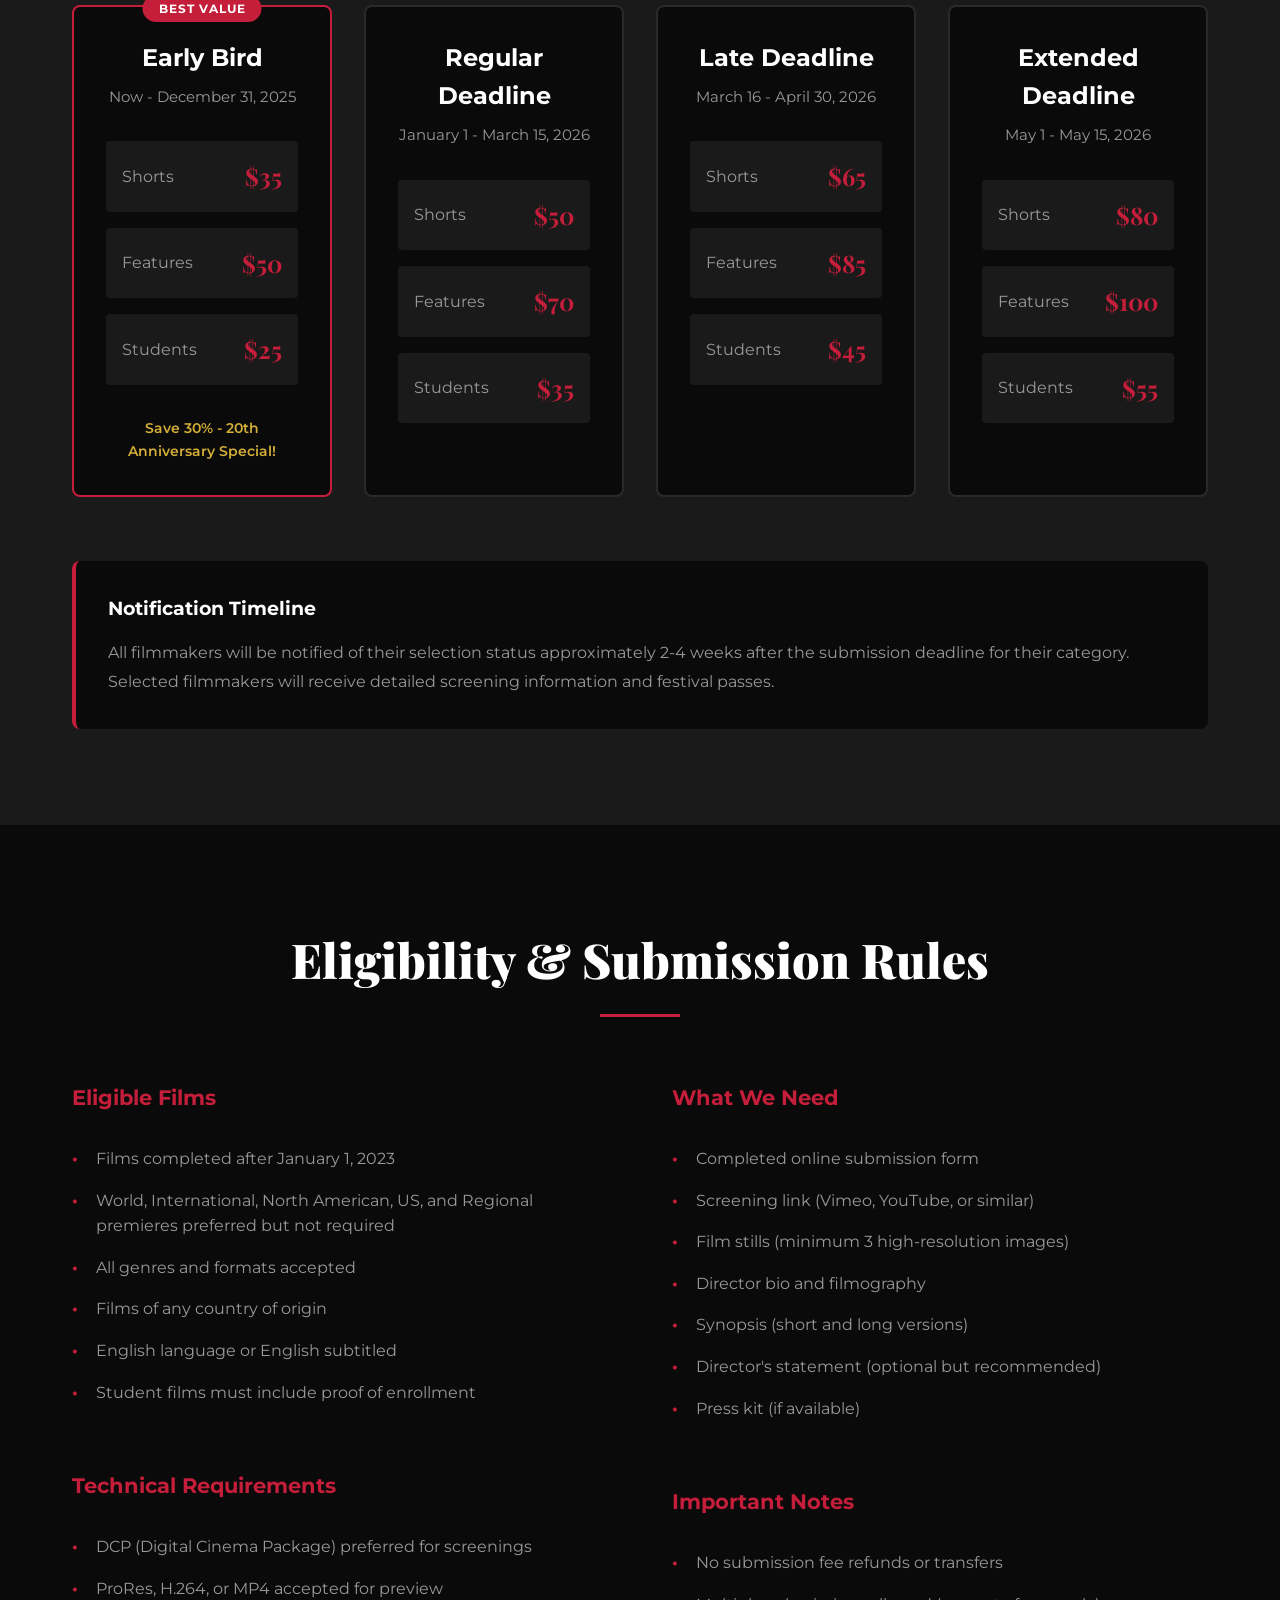
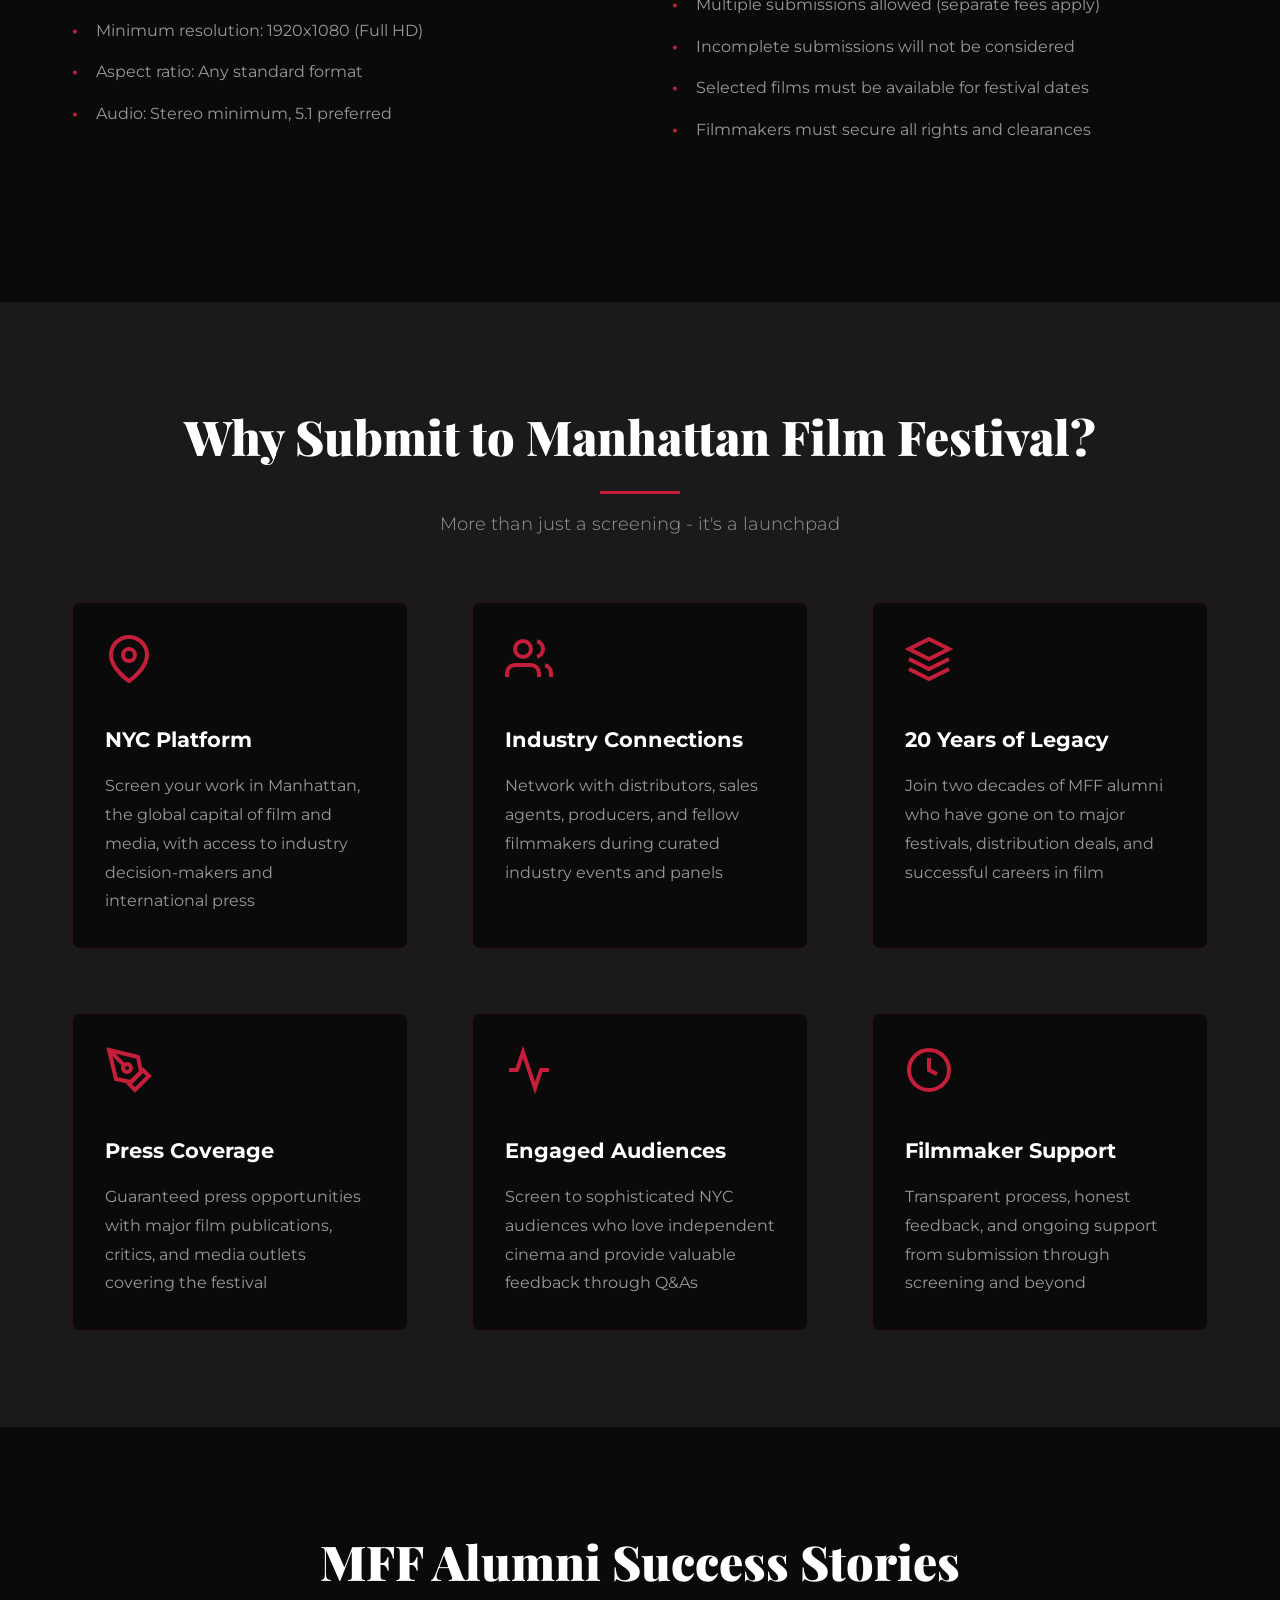
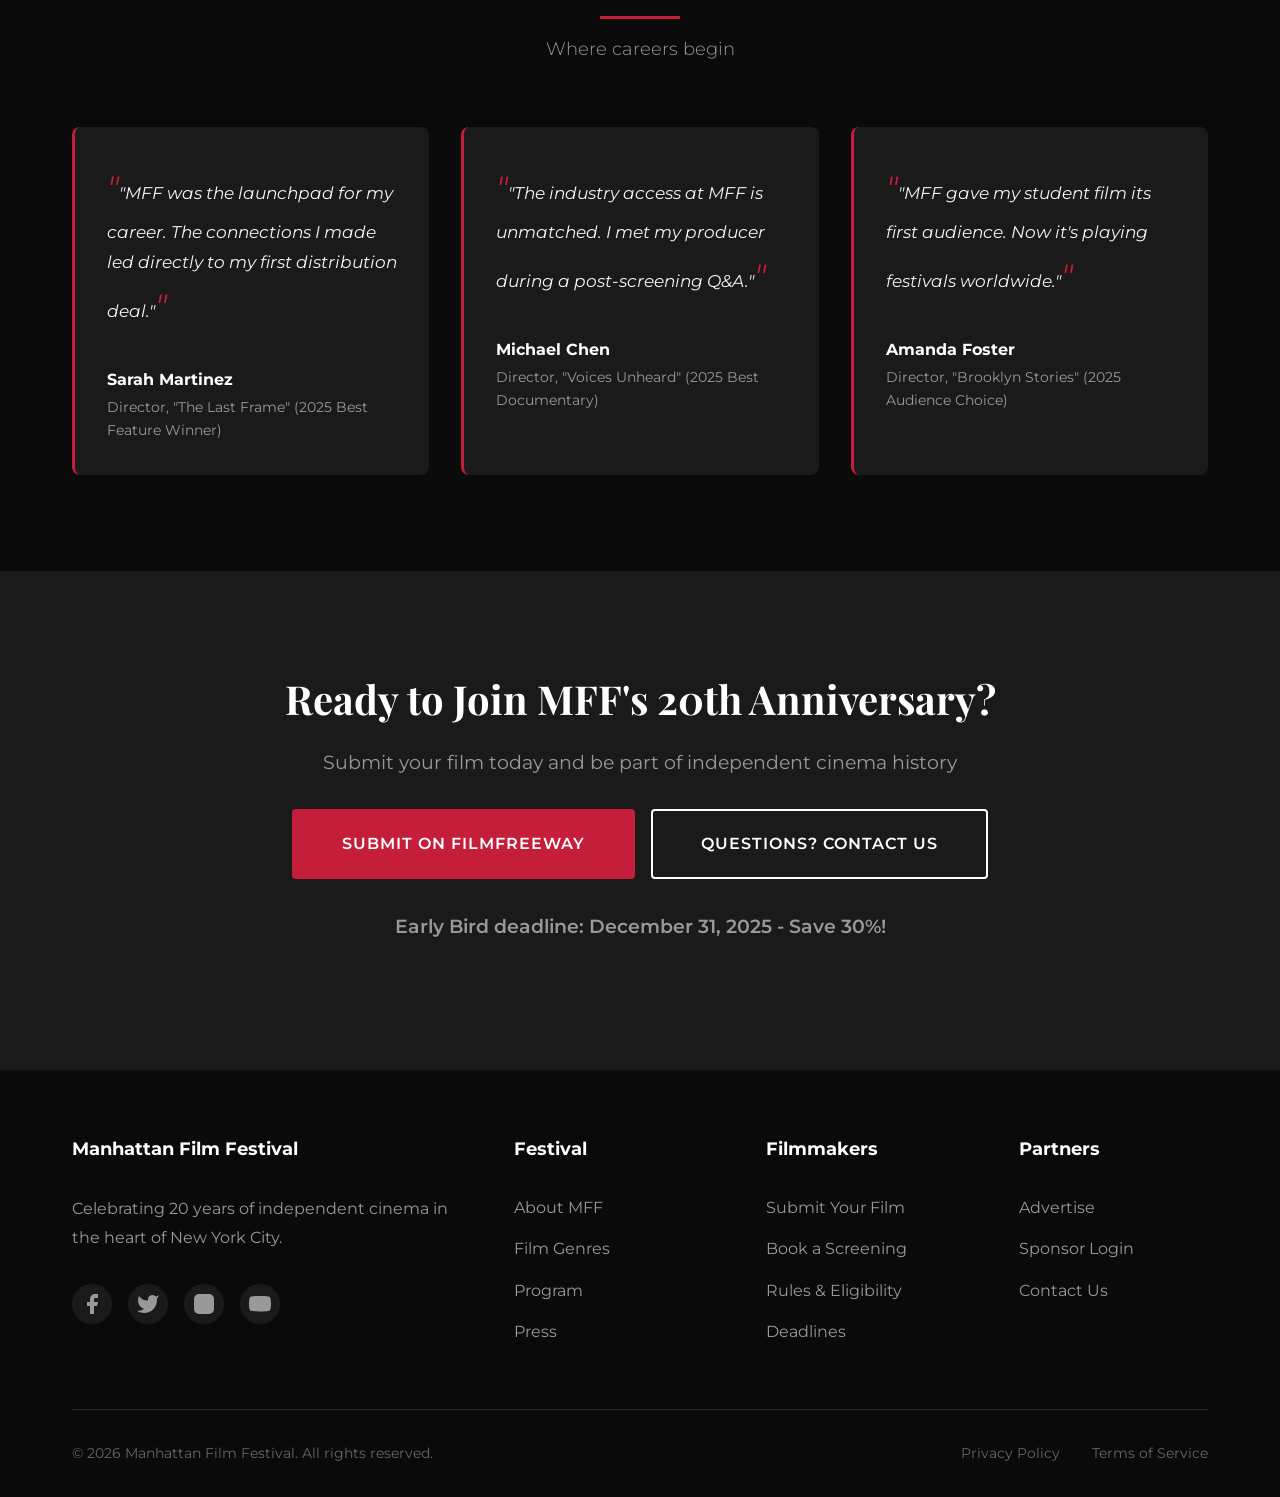
<file: submit.html>
<!DOCTYPE html>
<html lang="en">
<head>
    <meta charset="UTF-8">
    <meta name="viewport" content="width=device-width, initial-scale=1.0">
    <meta name="description" content="Submit your film to Manhattan Film Festival 2026. 20th Anniversary with exclusive benefits, multiple categories, and NYC exposure.">
    <title>Submit Your Film | Manhattan Film Festival 2026</title>
    <link rel="stylesheet" href="css/styles.css">
    <link rel="preconnect" href="https://fonts.googleapis.com">
    <link rel="preconnect" href="https://fonts.gstatic.com" crossorigin>
    <link href="https://fonts.googleapis.com/css2?family=Montserrat:wght@300;400;600;700;900&family=Playfair+Display:wght@400;700;900&display=swap" rel="stylesheet">
</head>
<body>
    <!-- Navigation -->
    <nav class="navbar">
        <div class="container">
            <div class="nav-content">
                <a href="/" class="logo">
                    <span class="logo-text">MFF</span>
                    <span class="logo-year">2026</span>
                </a>
                <button class="mobile-menu-toggle" aria-label="Toggle menu">
                    <span></span>
                    <span></span>
                    <span></span>
                </button>
                <ul class="nav-menu">
                    <li><a href="/index.html">Home</a></li>
                    <li><a href="/about.html">About</a></li>
                    <li><a href="/genres.html">Genres</a></li>
                    <li><a href="/submit.html" class="active">Submit</a></li>
                    <li><a href="/book-screening.html">Book Screening</a></li>
                    <li><a href="/advertise.html">Advertise</a></li>
                    <li><a href="/press.html">Press</a></li>
                    <li><a href="/contact.html">Contact</a></li>
                </ul>
            </div>
        </div>
    </nav>

    <!-- Page Header -->
    <section class="page-header">
        <div class="page-header-overlay"></div>
        <div class="container">
            <div class="page-header-content">
                <div class="breadcrumb">
                    <a href="/index.html">Home</a>
                    <span>/</span>
                    <span>Submit</span>
                </div>
                <h1 class="page-title">Submit Your Film</h1>
                <p class="page-subtitle">Join our 20th Anniversary celebration - June 12-22, 2026</p>
            </div>
        </div>
    </section>

    <!-- 20th Anniversary Benefits -->
    <section class="anniversary-benefits">
        <div class="container">
            <div class="anniversary-banner">
                <div class="anniversary-badge-large">
                    <span class="badge-number">20</span>
                    <span class="badge-years">YEARS</span>
                </div>
                <div class="anniversary-content">
                    <h2>20th Anniversary Special Benefits</h2>
                    <p>All 2026 submissions receive exclusive anniversary perks:</p>
                    <div class="benefits-list">
                        <div class="benefit">
                            <svg width="24" height="24" viewBox="0 0 24 24" fill="none" stroke="currentColor" stroke-width="2">
                                <polyline points="20 6 9 17 4 12"></polyline>
                            </svg>
                            <span>30% Early Bird Discount (ends December 31, 2025)</span>
                        </div>
                        <div class="benefit">
                            <svg width="24" height="24" viewBox="0 0 24 24" fill="none" stroke="currentColor" stroke-width="2">
                                <polyline points="20 6 9 17 4 12"></polyline>
                            </svg>
                            <span>Priority consideration for special 20th Anniversary showcase</span>
                        </div>
                        <div class="benefit">
                            <svg width="24" height="24" viewBox="0 0 24 24" fill="none" stroke="currentColor" stroke-width="2">
                                <polyline points="20 6 9 17 4 12"></polyline>
                            </svg>
                            <span>Extended networking events with industry professionals</span>
                        </div>
                        <div class="benefit">
                            <svg width="24" height="24" viewBox="0 0 24 24" fill="none" stroke="currentColor" stroke-width="2">
                                <polyline points="20 6 9 17 4 12"></polyline>
                            </svg>
                            <span>Commemorative 20th Anniversary laurel for all selections</span>
                        </div>
                    </div>
                </div>
            </div>
        </div>
    </section>

    <!-- Submit Now CTA -->
    <section class="submit-cta-main">
        <div class="container">
            <div class="submit-cta-card">
                <h2>Ready to Submit?</h2>
                <p>All submissions are processed through FilmFreeway, our secure submission platform</p>
                <a href="https://filmfreeway.com/manhattanfilmfestival" target="_blank" class="btn btn-primary btn-large">
                    Submit on FilmFreeway
                    <svg width="20" height="20" viewBox="0 0 24 24" fill="none" stroke="currentColor" stroke-width="2" style="margin-left: 8px;">
                        <path d="M18 13v6a2 2 0 0 1-2 2H5a2 2 0 0 1-2-2V8a2 2 0 0 1 2-2h6"></path>
                        <polyline points="15 3 21 3 21 9"></polyline>
                        <line x1="10" y1="14" x2="21" y2="3"></line>
                    </svg>
                </a>
                <p class="platform-note">New to FilmFreeway? It's free to create an account and submit</p>
            </div>
        </div>
    </section>

    <!-- Submission Categories -->
    <section class="categories-section">
        <div class="container">
            <div class="section-header">
                <h2 class="section-title">Categories & Awards</h2>
                <p class="section-subtitle">We celebrate all forms of independent storytelling</p>
            </div>

            <div class="categories-grid">
                <div class="category-card">
                    <div class="category-icon">
                        <svg width="48" height="48" viewBox="0 0 24 24" fill="none" stroke="currentColor" stroke-width="2">
                            <rect x="2" y="2" width="20" height="20" rx="2.18" ry="2.18"></rect>
                            <line x1="7" y1="2" x2="7" y2="22"></line>
                            <line x1="17" y1="2" x2="17" y2="22"></line>
                            <line x1="2" y1="12" x2="22" y2="12"></line>
                        </svg>
                    </div>
                    <h3>Narrative Feature</h3>
                    <p>Runtime: 40+ minutes</p>
                    <p class="category-description">Original fictional stories told through feature-length cinema</p>
                </div>

                <div class="category-card">
                    <div class="category-icon">
                        <svg width="48" height="48" viewBox="0 0 24 24" fill="none" stroke="currentColor" stroke-width="2">
                            <polygon points="23 7 16 12 23 17 23 7"></polygon>
                            <rect x="1" y="5" width="15" height="14" rx="2" ry="2"></rect>
                        </svg>
                    </div>
                    <h3>Narrative Short</h3>
                    <p>Runtime: Under 40 minutes</p>
                    <p class="category-description">Compelling short-form fictional narratives</p>
                </div>

                <div class="category-card">
                    <div class="category-icon">
                        <svg width="48" height="48" viewBox="0 0 24 24" fill="none" stroke="currentColor" stroke-width="2">
                            <path d="M14.7 6.3a1 1 0 0 0 0 1.4l1.6 1.6a1 1 0 0 0 1.4 0l3.77-3.77a6 6 0 0 1-7.94 7.94l-6.91 6.91a2.12 2.12 0 0 1-3-3l6.91-6.91a6 6 0 0 1 7.94-7.94l-3.76 3.76z"></path>
                        </svg>
                    </div>
                    <h3>Documentary Feature</h3>
                    <p>Runtime: 40+ minutes</p>
                    <p class="category-description">Non-fiction feature films exploring real stories and subjects</p>
                </div>

                <div class="category-card">
                    <div class="category-icon">
                        <svg width="48" height="48" viewBox="0 0 24 24" fill="none" stroke="currentColor" stroke-width="2">
                            <circle cx="12" cy="12" r="10"></circle>
                            <polygon points="10 8 16 12 10 16 10 8"></polygon>
                        </svg>
                    </div>
                    <h3>Documentary Short</h3>
                    <p>Runtime: Under 40 minutes</p>
                    <p class="category-description">Short-form non-fiction storytelling</p>
                </div>

                <div class="category-card">
                    <div class="category-icon">
                        <svg width="48" height="48" viewBox="0 0 24 24" fill="none" stroke="currentColor" stroke-width="2">
                            <path d="M20.24 12.24a6 6 0 0 0-8.49-8.49L5 10.5V19h8.5z"></path>
                            <line x1="16" y1="8" x2="2" y2="22"></line>
                            <line x1="17.5" y1="15" x2="9" y2="15"></line>
                        </svg>
                    </div>
                    <h3>Animation</h3>
                    <p>All runtimes accepted</p>
                    <p class="category-description">2D, 3D, stop-motion, and experimental animation</p>
                </div>

                <div class="category-card">
                    <div class="category-icon">
                        <svg width="48" height="48" viewBox="0 0 24 24" fill="none" stroke="currentColor" stroke-width="2">
                            <path d="M21 2l-2 2m-7.61 7.61a5.5 5.5 0 1 1-7.778 7.778 5.5 5.5 0 0 1 7.777-7.777zm0 0L15.5 7.5m0 0l3 3L22 7l-3-3m-3.5 3.5L19 4"></path>
                        </svg>
                    </div>
                    <h3>Experimental</h3>
                    <p>All runtimes accepted</p>
                    <p class="category-description">Avant-garde and boundary-pushing cinema</p>
                </div>

                <div class="category-card">
                    <div class="category-icon">
                        <svg width="48" height="48" viewBox="0 0 24 24" fill="none" stroke="currentColor" stroke-width="2">
                            <path d="M2 3h6a4 4 0 0 1 4 4v14a3 3 0 0 0-3-3H2z"></path>
                            <path d="M22 3h-6a4 4 0 0 0-4 4v14a3 3 0 0 1 3-3h7z"></path>
                        </svg>
                    </div>
                    <h3>Student Film</h3>
                    <p>All runtimes accepted</p>
                    <p class="category-description">Films by current students (verification required)</p>
                </div>

                <div class="category-card">
                    <div class="category-icon">
                        <svg width="48" height="48" viewBox="0 0 24 24" fill="none" stroke="currentColor" stroke-width="2">
                            <rect x="2" y="7" width="20" height="15" rx="2" ry="2"></rect>
                            <polyline points="17 2 12 7 7 2"></polyline>
                        </svg>
                    </div>
                    <h3>Gaming / Interactive</h3>
                    <p>Varies by format</p>
                    <p class="category-description">Interactive narratives, machinima, and game cinematics</p>
                </div>

                <div class="category-card">
                    <div class="category-icon">
                        <svg width="48" height="48" viewBox="0 0 24 24" fill="none" stroke="currentColor" stroke-width="2">
                            <circle cx="12" cy="12" r="10"></circle>
                            <line x1="2" y1="12" x2="22" y2="12"></line>
                            <path d="M12 2a15.3 15.3 0 0 1 4 10 15.3 15.3 0 0 1-4 10 15.3 15.3 0 0 1-4-10 15.3 15.3 0 0 1 4-10z"></path>
                        </svg>
                    </div>
                    <h3>International</h3>
                    <p>All categories</p>
                    <p class="category-description">Films from outside the United States (all categories eligible)</p>
                </div>
            </div>
        </div>
    </section>

    <!-- Deadlines & Fees -->
    <section class="deadlines-section">
        <div class="container">
            <div class="section-header">
                <h2 class="section-title">Deadlines & Submission Fees</h2>
                <p class="section-subtitle">Submit early and save</p>
            </div>

            <div class="deadlines-grid">
                <div class="deadline-card early-bird">
                    <div class="deadline-badge">Best Value</div>
                    <h3>Early Bird</h3>
                    <p class="deadline-date">Now - December 31, 2025</p>
                    <div class="pricing">
                        <div class="price-item">
                            <span class="price-label">Shorts</span>
                            <span class="price">$35</span>
                        </div>
                        <div class="price-item">
                            <span class="price-label">Features</span>
                            <span class="price">$50</span>
                        </div>
                        <div class="price-item">
                            <span class="price-label">Students</span>
                            <span class="price">$25</span>
                        </div>
                    </div>
                    <p class="savings">Save 30% - 20th Anniversary Special!</p>
                </div>

                <div class="deadline-card">
                    <h3>Regular Deadline</h3>
                    <p class="deadline-date">January 1 - March 15, 2026</p>
                    <div class="pricing">
                        <div class="price-item">
                            <span class="price-label">Shorts</span>
                            <span class="price">$50</span>
                        </div>
                        <div class="price-item">
                            <span class="price-label">Features</span>
                            <span class="price">$70</span>
                        </div>
                        <div class="price-item">
                            <span class="price-label">Students</span>
                            <span class="price">$35</span>
                        </div>
                    </div>
                </div>

                <div class="deadline-card">
                    <h3>Late Deadline</h3>
                    <p class="deadline-date">March 16 - April 30, 2026</p>
                    <div class="pricing">
                        <div class="price-item">
                            <span class="price-label">Shorts</span>
                            <span class="price">$65</span>
                        </div>
                        <div class="price-item">
                            <span class="price-label">Features</span>
                            <span class="price">$85</span>
                        </div>
                        <div class="price-item">
                            <span class="price-label">Students</span>
                            <span class="price">$45</span>
                        </div>
                    </div>
                </div>

                <div class="deadline-card">
                    <h3>Extended Deadline</h3>
                    <p class="deadline-date">May 1 - May 15, 2026</p>
                    <div class="pricing">
                        <div class="price-item">
                            <span class="price-label">Shorts</span>
                            <span class="price">$80</span>
                        </div>
                        <div class="price-item">
                            <span class="price-label">Features</span>
                            <span class="price">$100</span>
                        </div>
                        <div class="price-item">
                            <span class="price-label">Students</span>
                            <span class="price">$55</span>
                        </div>
                    </div>
                </div>
            </div>

            <div class="notification-timeline">
                <h3>Notification Timeline</h3>
                <p>All filmmakers will be notified of their selection status approximately 2-4 weeks after the submission deadline for their category. Selected filmmakers will receive detailed screening information and festival passes.</p>
            </div>
        </div>
    </section>

    <!-- Eligibility & Rules -->
    <section class="rules-section">
        <div class="container">
            <div class="section-header">
                <h2 class="section-title">Eligibility & Submission Rules</h2>
            </div>

            <div class="rules-content">
                <div class="rules-column">
                    <h3>Eligible Films</h3>
                    <ul class="rules-list">
                        <li>Films completed after January 1, 2023</li>
                        <li>World, International, North American, US, and Regional premieres preferred but not required</li>
                        <li>All genres and formats accepted</li>
                        <li>Films of any country of origin</li>
                        <li>English language or English subtitled</li>
                        <li>Student films must include proof of enrollment</li>
                    </ul>

                    <h3>Technical Requirements</h3>
                    <ul class="rules-list">
                        <li>DCP (Digital Cinema Package) preferred for screenings</li>
                        <li>ProRes, H.264, or MP4 accepted for preview</li>
                        <li>Minimum resolution: 1920x1080 (Full HD)</li>
                        <li>Aspect ratio: Any standard format</li>
                        <li>Audio: Stereo minimum, 5.1 preferred</li>
                    </ul>
                </div>

                <div class="rules-column">
                    <h3>What We Need</h3>
                    <ul class="rules-list">
                        <li>Completed online submission form</li>
                        <li>Screening link (Vimeo, YouTube, or similar)</li>
                        <li>Film stills (minimum 3 high-resolution images)</li>
                        <li>Director bio and filmography</li>
                        <li>Synopsis (short and long versions)</li>
                        <li>Director's statement (optional but recommended)</li>
                        <li>Press kit (if available)</li>
                    </ul>

                    <h3>Important Notes</h3>
                    <ul class="rules-list">
                        <li>No submission fee refunds or transfers</li>
                        <li>Multiple submissions allowed (separate fees apply)</li>
                        <li>Incomplete submissions will not be considered</li>
                        <li>Selected films must be available for festival dates</li>
                        <li>Filmmakers must secure all rights and clearances</li>
                    </ul>
                </div>
            </div>
        </div>
    </section>

    <!-- Why Submit to MFF -->
    <section class="why-submit">
        <div class="container">
            <div class="section-header">
                <h2 class="section-title">Why Submit to Manhattan Film Festival?</h2>
                <p class="section-subtitle">More than just a screening - it's a launchpad</p>
            </div>

            <div class="why-submit-grid">
                <div class="why-card">
                    <div class="why-icon">
                        <svg width="48" height="48" viewBox="0 0 24 24" fill="none" stroke="currentColor" stroke-width="2">
                            <path d="M21 10c0 7-9 13-9 13s-9-6-9-13a9 9 0 0 1 18 0z"></path>
                            <circle cx="12" cy="10" r="3"></circle>
                        </svg>
                    </div>
                    <h3>NYC Platform</h3>
                    <p>Screen your work in Manhattan, the global capital of film and media, with access to industry decision-makers and international press</p>
                </div>

                <div class="why-card">
                    <div class="why-icon">
                        <svg width="48" height="48" viewBox="0 0 24 24" fill="none" stroke="currentColor" stroke-width="2">
                            <path d="M17 21v-2a4 4 0 0 0-4-4H5a4 4 0 0 0-4 4v2"></path>
                            <circle cx="9" cy="7" r="4"></circle>
                            <path d="M23 21v-2a4 4 0 0 0-3-3.87"></path>
                            <path d="M16 3.13a4 4 0 0 1 0 7.75"></path>
                        </svg>
                    </div>
                    <h3>Industry Connections</h3>
                    <p>Network with distributors, sales agents, producers, and fellow filmmakers during curated industry events and panels</p>
                </div>

                <div class="why-card">
                    <div class="why-icon">
                        <svg width="48" height="48" viewBox="0 0 24 24" fill="none" stroke="currentColor" stroke-width="2">
                            <path d="M12 2L2 7l10 5 10-5-10-5z"></path>
                            <path d="M2 17l10 5 10-5"></path>
                            <path d="M2 12l10 5 10-5"></path>
                        </svg>
                    </div>
                    <h3>20 Years of Legacy</h3>
                    <p>Join two decades of MFF alumni who have gone on to major festivals, distribution deals, and successful careers in film</p>
                </div>

                <div class="why-card">
                    <div class="why-icon">
                        <svg width="48" height="48" viewBox="0 0 24 24" fill="none" stroke="currentColor" stroke-width="2">
                            <path d="M12 19l7-7 3 3-7 7-3-3z"></path>
                            <path d="M18 13l-1.5-7.5L2 2l3.5 14.5L13 18l5-5z"></path>
                            <path d="M2 2l7.586 7.586"></path>
                            <circle cx="11" cy="11" r="2"></circle>
                        </svg>
                    </div>
                    <h3>Press Coverage</h3>
                    <p>Guaranteed press opportunities with major film publications, critics, and media outlets covering the festival</p>
                </div>

                <div class="why-card">
                    <div class="why-icon">
                        <svg width="48" height="48" viewBox="0 0 24 24" fill="none" stroke="currentColor" stroke-width="2">
                            <polyline points="22 12 18 12 15 21 9 3 6 12 2 12"></polyline>
                        </svg>
                    </div>
                    <h3>Engaged Audiences</h3>
                    <p>Screen to sophisticated NYC audiences who love independent cinema and provide valuable feedback through Q&As</p>
                </div>

                <div class="why-card">
                    <div class="why-icon">
                        <svg width="48" height="48" viewBox="0 0 24 24" fill="none" stroke="currentColor" stroke-width="2">
                            <circle cx="12" cy="12" r="10"></circle>
                            <polyline points="12 6 12 12 16 14"></polyline>
                        </svg>
                    </div>
                    <h3>Filmmaker Support</h3>
                    <p>Transparent process, honest feedback, and ongoing support from submission through screening and beyond</p>
                </div>
            </div>
        </div>
    </section>

    <!-- Alumni Success Stories -->
    <section class="alumni-section">
        <div class="container">
            <div class="section-header">
                <h2 class="section-title">MFF Alumni Success Stories</h2>
                <p class="section-subtitle">Where careers begin</p>
            </div>

            <div class="alumni-grid">
                <div class="alumni-card">
                    <div class="alumni-quote">"MFF was the launchpad for my career. The connections I made led directly to my first distribution deal."</div>
                    <div class="alumni-info">
                        <strong>Sarah Martinez</strong>
                        <span>Director, "The Last Frame" (2025 Best Feature Winner)</span>
                    </div>
                </div>

                <div class="alumni-card">
                    <div class="alumni-quote">"The industry access at MFF is unmatched. I met my producer during a post-screening Q&A."</div>
                    <div class="alumni-info">
                        <strong>Michael Chen</strong>
                        <span>Director, "Voices Unheard" (2025 Best Documentary)</span>
                    </div>
                </div>

                <div class="alumni-card">
                    <div class="alumni-quote">"MFF gave my student film its first audience. Now it's playing festivals worldwide."</div>
                    <div class="alumni-info">
                        <strong>Amanda Foster</strong>
                        <span>Director, "Brooklyn Stories" (2025 Audience Choice)</span>
                    </div>
                </div>
            </div>
        </div>
    </section>

    <!-- Final CTA -->
    <section class="final-submit-cta">
        <div class="container">
            <div class="final-cta-content">
                <h2>Ready to Join MFF's 20th Anniversary?</h2>
                <p>Submit your film today and be part of independent cinema history</p>
                <div class="cta-buttons">
                    <a href="https://filmfreeway.com/manhattanfilmfestival" target="_blank" class="btn btn-primary btn-large">
                        Submit on FilmFreeway
                    </a>
                    <a href="/contact.html" class="btn btn-secondary btn-large">Questions? Contact Us</a>
                </div>
                <p class="early-bird-reminder">Early Bird deadline: December 31, 2025 - Save 30%!</p>
            </div>
        </div>
    </section>

    <!-- Footer -->
    <footer class="footer">
        <div class="container">
            <div class="footer-grid">
                <div class="footer-col">
                    <h4>Manhattan Film Festival</h4>
                    <p>Celebrating 20 years of independent cinema in the heart of New York City.</p>
                    <div class="social-links">
                        <a href="#" aria-label="Facebook">
                            <svg width="24" height="24" viewBox="0 0 24 24" fill="currentColor">
                                <path d="M18 2h-3a5 5 0 0 0-5 5v3H7v4h3v8h4v-8h3l1-4h-4V7a1 1 0 0 1 1-1h3z"></path>
                            </svg>
                        </a>
                        <a href="#" aria-label="Twitter">
                            <svg width="24" height="24" viewBox="0 0 24 24" fill="currentColor">
                                <path d="M23 3a10.9 10.9 0 0 1-3.14 1.53 4.48 4.48 0 0 0-7.86 3v1A10.66 10.66 0 0 1 3 4s-4 9 5 13a11.64 11.64 0 0 1-7 2c9 5 20 0 20-11.5a4.5 4.5 0 0 0-.08-.83A7.72 7.72 0 0 0 23 3z"></path>
                            </svg>
                        </a>
                        <a href="#" aria-label="Instagram">
                            <svg width="24" height="24" viewBox="0 0 24 24" fill="currentColor">
                                <rect x="2" y="2" width="20" height="20" rx="5" ry="5"></rect>
                                <path d="M16 11.37A4 4 0 1 1 12.63 8 4 4 0 0 1 16 11.37z"></path>
                                <line x1="17.5" y1="6.5" x2="17.51" y2="6.5"></line>
                            </svg>
                        </a>
                        <a href="#" aria-label="YouTube">
                            <svg width="24" height="24" viewBox="0 0 24 24" fill="currentColor">
                                <path d="M22.54 6.42a2.78 2.78 0 0 0-1.94-2C18.88 4 12 4 12 4s-6.88 0-8.6.46a2.78 2.78 0 0 0-1.94 2A29 29 0 0 0 1 11.75a29 29 0 0 0 .46 5.33A2.78 2.78 0 0 0 3.4 19c1.72.46 8.6.46 8.6.46s6.88 0 8.6-.46a2.78 2.78 0 0 0 1.94-2 29 29 0 0 0 .46-5.25 29 29 0 0 0-.46-5.33z"></path>
                                <polygon points="9.75 15.02 15.5 11.75 9.75 8.48 9.75 15.02"></polygon>
                            </svg>
                        </a>
                    </div>
                </div>

                <div class="footer-col">
                    <h4>Festival</h4>
                    <ul>
                        <li><a href="/about.html">About MFF</a></li>
                        <li><a href="/genres.html">Film Genres</a></li>
                        <li><a href="/program.html">Program</a></li>
                        <li><a href="/press.html">Press</a></li>
                    </ul>
                </div>

                <div class="footer-col">
                    <h4>Filmmakers</h4>
                    <ul>
                        <li><a href="/submit.html">Submit Your Film</a></li>
                        <li><a href="/book-screening.html">Book a Screening</a></li>
                        <li><a href="/rules.html">Rules & Eligibility</a></li>
                        <li><a href="/deadlines.html">Deadlines</a></li>
                    </ul>
                </div>

                <div class="footer-col">
                    <h4>Partners</h4>
                    <ul>
                        <li><a href="/advertise.html">Advertise</a></li>
                        <li><a href="/sponsor-login.html">Sponsor Login</a></li>
                        <li><a href="/contact.html">Contact Us</a></li>
                    </ul>
                </div>
            </div>

            <div class="footer-bottom">
                <p>&copy; 2026 Manhattan Film Festival. All rights reserved.</p>
                <div class="footer-links">
                    <a href="/privacy.html">Privacy Policy</a>
                    <a href="/terms.html">Terms of Service</a>
                </div>
            </div>
        </div>
    </footer>

    <script src="js/main.js"></script>
</body>
</html>
</file>
<file: css/styles.css>
/* ===================================
   Manhattan Film Festival 2026
   Primary Color: Red (#C41E3A)
   =================================== */

/* CSS Variables */
:root {
    --primary-red: #C41E3A;
    --primary-red-dark: #8B0000;
    --primary-red-light: #E63946;
    --accent-gold: #D4AF37;
    --dark-bg: #0a0a0a;
    --dark-gray: #1a1a1a;
    --medium-gray: #2a2a2a;
    --light-gray: #666;
    --lighter-gray: #999;
    --white: #ffffff;
    --off-white: #f5f5f5;

    /* Typography */
    --font-display: 'Playfair Display', serif;
    --font-body: 'Montserrat', sans-serif;

    /* Spacing */
    --spacing-xs: 0.5rem;
    --spacing-sm: 1rem;
    --spacing-md: 2rem;
    --spacing-lg: 4rem;
    --spacing-xl: 6rem;

    /* Transitions */
    --transition-fast: 0.2s ease;
    --transition-normal: 0.3s ease;
    --transition-slow: 0.5s ease;
}

/* Reset & Base Styles */
* {
    margin: 0;
    padding: 0;
    box-sizing: border-box;
}

html {
    scroll-behavior: smooth;
}

body {
    font-family: var(--font-body);
    font-size: 16px;
    line-height: 1.6;
    color: var(--white);
    background-color: var(--dark-bg);
    overflow-x: hidden;
}

.container {
    max-width: 1200px;
    margin: 0 auto;
    padding: 0 var(--spacing-md);
}

img {
    max-width: 100%;
    height: auto;
    display: block;
}

a {
    text-decoration: none;
    color: inherit;
    transition: var(--transition-normal);
}

ul {
    list-style: none;
}

/* ===================================
   Navigation
   =================================== */
.navbar {
    position: fixed;
    top: 0;
    left: 0;
    right: 0;
    z-index: 1000;
    background: rgba(10, 10, 10, 0.95);
    backdrop-filter: blur(10px);
    border-bottom: 1px solid rgba(196, 30, 58, 0.1);
    transition: var(--transition-normal);
}

.navbar.scrolled {
    background: rgba(10, 10, 10, 0.98);
    box-shadow: 0 4px 20px rgba(0, 0, 0, 0.5);
}

.nav-content {
    display: flex;
    justify-content: space-between;
    align-items: center;
    padding: var(--spacing-sm) 0;
}

.logo {
    display: flex;
    align-items: baseline;
    gap: 0.5rem;
    font-family: var(--font-display);
    font-weight: 900;
}

.logo-text {
    font-size: 2rem;
    color: var(--primary-red);
    letter-spacing: -0.02em;
}

.logo-year {
    font-size: 0.9rem;
    color: var(--accent-gold);
    font-weight: 600;
}

.mobile-menu-toggle {
    display: none;
    flex-direction: column;
    gap: 4px;
    background: none;
    border: none;
    cursor: pointer;
    padding: 0.5rem;
}

.mobile-menu-toggle span {
    display: block;
    width: 25px;
    height: 2px;
    background: var(--white);
    transition: var(--transition-normal);
}

.nav-menu {
    display: flex;
    gap: var(--spacing-md);
    align-items: center;
}

.nav-menu a {
    font-size: 0.9rem;
    font-weight: 500;
    letter-spacing: 0.5px;
    text-transform: uppercase;
    padding: 0.5rem 0;
    position: relative;
}

.nav-menu a::after {
    content: '';
    position: absolute;
    bottom: 0;
    left: 0;
    width: 0;
    height: 2px;
    background: var(--primary-red);
    transition: var(--transition-normal);
}

.nav-menu a:hover::after,
.nav-menu a.active::after {
    width: 100%;
}

/* ===================================
   Hero Section
   =================================== */
.hero {
    position: relative;
    min-height: 100vh;
    display: flex;
    align-items: center;
    justify-content: center;
    overflow: hidden;
    padding-top: 80px;
}

.hero-background {
    position: absolute;
    top: 0;
    left: 0;
    right: 0;
    bottom: 0;
    background:
        linear-gradient(135deg, rgba(196, 30, 58, 0.1) 0%, rgba(10, 10, 10, 0.9) 50%),
        url('../images/hero-bg.jpg') center/cover no-repeat;
    background-color: var(--dark-gray);
}

.hero-background::before {
    content: '';
    position: absolute;
    top: 0;
    left: 0;
    right: 0;
    bottom: 0;
    background: radial-gradient(circle at 30% 50%, rgba(196, 30, 58, 0.15) 0%, transparent 60%);
    animation: pulse 8s ease-in-out infinite;
}

@keyframes pulse {
    0%, 100% { opacity: 0.5; }
    50% { opacity: 1; }
}

.hero-overlay {
    position: absolute;
    top: 0;
    left: 0;
    right: 0;
    bottom: 0;
    background: linear-gradient(to bottom, rgba(10, 10, 10, 0.3) 0%, rgba(10, 10, 10, 0.8) 100%);
}

.hero-content {
    position: relative;
    z-index: 10;
    text-align: center;
    max-width: 900px;
    margin: 0 auto;
    padding: var(--spacing-md);
}

.anniversary-badge {
    margin-bottom: var(--spacing-md);
    animation: fadeInDown 1s ease;
}

.badge-ring {
    display: inline-flex;
    flex-direction: column;
    align-items: center;
    justify-content: center;
    width: 120px;
    height: 120px;
    border: 3px solid var(--primary-red);
    border-radius: 50%;
    position: relative;
}

.badge-ring::before {
    content: '';
    position: absolute;
    width: 130px;
    height: 130px;
    border: 1px solid var(--primary-red);
    border-radius: 50%;
    opacity: 0.3;
}

.badge-text {
    font-family: var(--font-display);
    font-size: 2rem;
    font-weight: 900;
    color: var(--primary-red);
    line-height: 1;
}

.badge-subtext {
    font-size: 0.65rem;
    font-weight: 600;
    letter-spacing: 2px;
    color: var(--accent-gold);
}

.hero-title {
    margin-bottom: var(--spacing-sm);
    animation: fadeInUp 1s ease 0.2s both;
}

.title-main {
    display: block;
    font-family: var(--font-display);
    font-size: clamp(2.5rem, 6vw, 4.5rem);
    font-weight: 900;
    line-height: 1.1;
    margin-bottom: 0.5rem;
    background: linear-gradient(135deg, var(--white) 0%, var(--off-white) 100%);
    -webkit-background-clip: text;
    -webkit-text-fill-color: transparent;
    background-clip: text;
}

.title-year {
    display: block;
    font-family: var(--font-display);
    font-size: clamp(3rem, 8vw, 6rem);
    font-weight: 900;
    color: var(--primary-red);
    letter-spacing: -0.02em;
}

.hero-tagline {
    font-size: clamp(1rem, 2vw, 1.3rem);
    font-weight: 300;
    color: var(--off-white);
    margin-bottom: var(--spacing-md);
    animation: fadeInUp 1s ease 0.4s both;
}

.hero-dates {
    display: inline-flex;
    align-items: center;
    gap: 0.75rem;
    padding: 0.75rem 1.5rem;
    background: rgba(196, 30, 58, 0.1);
    border: 1px solid rgba(196, 30, 58, 0.3);
    border-radius: 50px;
    margin-bottom: var(--spacing-md);
    font-size: 0.95rem;
    font-weight: 500;
    animation: fadeInUp 1s ease 0.6s both;
}

.date-icon {
    color: var(--primary-red);
}

.hero-cta {
    display: flex;
    gap: var(--spacing-sm);
    justify-content: center;
    flex-wrap: wrap;
    animation: fadeInUp 1s ease 0.8s both;
}

.hero-scroll {
    position: absolute;
    bottom: 30px;
    left: 50%;
    transform: translateX(-50%);
    display: flex;
    flex-direction: column;
    align-items: center;
    gap: 0.5rem;
    color: var(--lighter-gray);
    font-size: 0.75rem;
    text-transform: uppercase;
    letter-spacing: 2px;
    animation: fadeIn 1s ease 1s both;
}

.scroll-indicator {
    width: 1px;
    height: 40px;
    background: linear-gradient(to bottom, var(--primary-red), transparent);
    animation: scrollDown 2s ease-in-out infinite;
}

@keyframes scrollDown {
    0%, 100% { transform: translateY(0); opacity: 0; }
    50% { transform: translateY(10px); opacity: 1; }
}

/* ===================================
   Buttons
   =================================== */
.btn {
    display: inline-block;
    padding: 1rem 2rem;
    font-family: var(--font-body);
    font-size: 0.9rem;
    font-weight: 600;
    text-transform: uppercase;
    letter-spacing: 1px;
    border-radius: 4px;
    cursor: pointer;
    transition: var(--transition-normal);
    border: 2px solid transparent;
}

.btn-primary {
    background: var(--primary-red);
    color: var(--white);
    border-color: var(--primary-red);
}

.btn-primary:hover {
    background: var(--primary-red-dark);
    border-color: var(--primary-red-dark);
    transform: translateY(-2px);
    box-shadow: 0 8px 20px rgba(196, 30, 58, 0.4);
}

.btn-secondary {
    background: transparent;
    color: var(--white);
    border-color: var(--white);
}

.btn-secondary:hover {
    background: var(--white);
    color: var(--dark-bg);
}

.btn-outline {
    background: transparent;
    color: var(--primary-red);
    border-color: var(--primary-red);
}

.btn-outline:hover {
    background: var(--primary-red);
    color: var(--white);
}

.btn-large {
    padding: 1.25rem 3rem;
    font-size: 1rem;
}

/* ===================================
   Quick Links Bar
   =================================== */
.quick-links {
    background: var(--dark-gray);
    padding: var(--spacing-md) 0;
    border-top: 1px solid rgba(196, 30, 58, 0.1);
    border-bottom: 1px solid rgba(196, 30, 58, 0.1);
}

.quick-links-grid {
    display: grid;
    grid-template-columns: repeat(auto-fit, minmax(200px, 1fr));
    gap: var(--spacing-sm);
}

.quick-link-card {
    background: var(--medium-gray);
    padding: var(--spacing-md);
    text-align: center;
    border-radius: 8px;
    transition: var(--transition-normal);
    border: 1px solid transparent;
}

.quick-link-card:hover {
    background: var(--dark-bg);
    border-color: var(--primary-red);
    transform: translateY(-4px);
}

.quick-link-icon {
    color: var(--primary-red);
    margin-bottom: var(--spacing-sm);
}

.quick-link-card h3 {
    font-size: 1.1rem;
    font-weight: 700;
    margin-bottom: 0.25rem;
}

.quick-link-card p {
    font-size: 0.85rem;
    color: var(--lighter-gray);
}

/* ===================================
   Section Styles
   =================================== */
section {
    padding: var(--spacing-xl) 0;
}

.section-header {
    text-align: center;
    margin-bottom: var(--spacing-lg);
}

.section-title {
    font-family: var(--font-display);
    font-size: clamp(2rem, 4vw, 3rem);
    font-weight: 900;
    margin-bottom: var(--spacing-sm);
    color: var(--white);
}

.section-title::after {
    content: '';
    display: block;
    width: 80px;
    height: 3px;
    background: var(--primary-red);
    margin: var(--spacing-sm) auto 0;
}

.section-subtitle {
    font-size: 1.1rem;
    color: var(--lighter-gray);
    font-weight: 300;
}

/* ===================================
   Highlights Section
   =================================== */
.highlights {
    background: var(--dark-bg);
}

.highlights-grid {
    display: grid;
    grid-template-columns: 1fr 1fr;
    gap: var(--spacing-lg);
    margin-bottom: var(--spacing-lg);
}

.highlight-feature {
    grid-column: 1 / 2;
}

.video-container {
    position: relative;
    margin-bottom: var(--spacing-md);
}

.video-placeholder {
    position: relative;
    width: 100%;
    padding-bottom: 56.25%;
    background: var(--dark-gray);
    border-radius: 8px;
    overflow: hidden;
    cursor: pointer;
}

.video-placeholder img {
    position: absolute;
    top: 0;
    left: 0;
    width: 100%;
    height: 100%;
    object-fit: cover;
}

.play-button {
    position: absolute;
    top: 50%;
    left: 50%;
    transform: translate(-50%, -50%);
    width: 80px;
    height: 80px;
    background: var(--primary-red);
    border-radius: 50%;
    display: flex;
    align-items: center;
    justify-content: center;
    color: var(--white);
    transition: var(--transition-normal);
    z-index: 10;
}

.play-button:hover {
    transform: translate(-50%, -50%) scale(1.1);
    background: var(--primary-red-light);
}

.highlight-feature h3 {
    font-size: 1.5rem;
    font-weight: 700;
    margin-bottom: var(--spacing-sm);
}

.highlight-feature p {
    color: var(--lighter-gray);
}

.winners-grid {
    grid-column: 2 / 3;
    display: flex;
    flex-direction: column;
    gap: var(--spacing-md);
}

.winner-card {
    background: var(--dark-gray);
    border-radius: 8px;
    overflow: hidden;
    transition: var(--transition-normal);
}

.winner-card:hover {
    transform: translateX(8px);
}

.winner-image {
    position: relative;
    width: 100%;
    height: 150px;
    background: var(--medium-gray);
    overflow: hidden;
}

.winner-image img {
    width: 100%;
    height: 100%;
    object-fit: cover;
}

.winner-overlay {
    position: absolute;
    bottom: 0;
    left: 0;
    right: 0;
    background: linear-gradient(to top, rgba(0, 0, 0, 0.9), transparent);
    padding: var(--spacing-sm);
}

.award-label {
    font-size: 0.75rem;
    font-weight: 600;
    color: var(--accent-gold);
    text-transform: uppercase;
    letter-spacing: 1px;
}

.winner-card h4 {
    padding: var(--spacing-sm);
    padding-bottom: 0.25rem;
    font-size: 1.1rem;
    font-weight: 700;
}

.winner-card p {
    padding: 0 var(--spacing-sm) var(--spacing-sm);
    font-size: 0.9rem;
    color: var(--lighter-gray);
}

/* ===================================
   Festival Stats
   =================================== */
.festival-stats {
    display: grid;
    grid-template-columns: repeat(auto-fit, minmax(200px, 1fr));
    gap: var(--spacing-md);
    margin: var(--spacing-lg) 0;
    padding: var(--spacing-lg) 0;
    border-top: 1px solid rgba(196, 30, 58, 0.1);
    border-bottom: 1px solid rgba(196, 30, 58, 0.1);
}

.stat-item {
    text-align: center;
}

.stat-number {
    display: block;
    font-family: var(--font-display);
    font-size: clamp(2.5rem, 5vw, 3.5rem);
    font-weight: 900;
    color: var(--primary-red);
    line-height: 1;
    margin-bottom: 0.5rem;
}

.stat-label {
    display: block;
    font-size: 0.9rem;
    color: var(--lighter-gray);
    text-transform: uppercase;
    letter-spacing: 1px;
}

.cta-center {
    text-align: center;
    margin-top: var(--spacing-lg);
}

/* ===================================
   Why MFF Section
   =================================== */
.why-mff {
    background: var(--dark-gray);
}

.features-grid {
    display: grid;
    grid-template-columns: repeat(auto-fit, minmax(250px, 1fr));
    gap: var(--spacing-lg);
}

.feature-card {
    text-align: center;
    padding: var(--spacing-md);
}

.feature-icon {
    color: var(--primary-red);
    margin-bottom: var(--spacing-md);
}

.feature-card h3 {
    font-size: 1.3rem;
    font-weight: 700;
    margin-bottom: var(--spacing-sm);
}

.feature-card p {
    color: var(--lighter-gray);
    line-height: 1.8;
}

/* ===================================
   Announcements Section
   =================================== */
.announcements {
    background: linear-gradient(135deg, var(--primary-red-dark) 0%, var(--primary-red) 100%);
}

.announcement-banner {
    display: grid;
    grid-template-columns: 2fr 1fr;
    gap: var(--spacing-lg);
    align-items: center;
    padding: var(--spacing-lg);
    border-radius: 12px;
}

.announcement-tag {
    display: inline-block;
    padding: 0.5rem 1rem;
    background: rgba(255, 255, 255, 0.2);
    border-radius: 50px;
    font-size: 0.8rem;
    font-weight: 600;
    text-transform: uppercase;
    letter-spacing: 1px;
    margin-bottom: var(--spacing-sm);
}

.announcement-content h3 {
    font-family: var(--font-display);
    font-size: 2rem;
    font-weight: 900;
    margin-bottom: var(--spacing-sm);
}

.announcement-content p {
    font-size: 1.1rem;
    margin-bottom: var(--spacing-md);
    opacity: 0.95;
}

.announcement-visual {
    display: flex;
    justify-content: center;
    align-items: center;
}

.anniversary-badge-large {
    display: flex;
    flex-direction: column;
    align-items: center;
    justify-content: center;
    width: 180px;
    height: 180px;
    border: 4px solid var(--white);
    border-radius: 50%;
    background: rgba(255, 255, 255, 0.1);
}

.badge-number {
    font-family: var(--font-display);
    font-size: 4rem;
    font-weight: 900;
    line-height: 1;
}

.badge-years {
    font-size: 1rem;
    font-weight: 600;
    letter-spacing: 3px;
}

/* ===================================
   Sponsors Section
   =================================== */
.sponsors {
    background: var(--dark-bg);
}

.sponsors-grid {
    display: grid;
    grid-template-columns: repeat(auto-fit, minmax(200px, 1fr));
    gap: var(--spacing-md);
    margin-bottom: var(--spacing-lg);
}

.sponsor-logo {
    display: flex;
    align-items: center;
    justify-content: center;
    padding: var(--spacing-md);
    background: var(--dark-gray);
    border-radius: 8px;
    min-height: 120px;
    transition: var(--transition-normal);
}

.sponsor-logo:hover {
    background: var(--medium-gray);
    transform: translateY(-4px);
}

.sponsor-placeholder {
    font-weight: 600;
    color: var(--lighter-gray);
    text-align: center;
}

/* ===================================
   Newsletter Section
   =================================== */
.newsletter {
    background: var(--dark-gray);
    text-align: center;
}

.newsletter-content h2 {
    font-family: var(--font-display);
    font-size: 2.5rem;
    font-weight: 900;
    margin-bottom: var(--spacing-sm);
}

.newsletter-content p {
    color: var(--lighter-gray);
    margin-bottom: var(--spacing-md);
    font-size: 1.1rem;
}

.newsletter-form {
    display: flex;
    gap: var(--spacing-sm);
    max-width: 600px;
    margin: 0 auto;
}

.newsletter-form input {
    flex: 1;
    padding: 1rem 1.5rem;
    background: var(--dark-bg);
    border: 1px solid var(--medium-gray);
    border-radius: 4px;
    color: var(--white);
    font-family: var(--font-body);
    font-size: 0.95rem;
    transition: var(--transition-normal);
}

.newsletter-form input:focus {
    outline: none;
    border-color: var(--primary-red);
}

.newsletter-form input::placeholder {
    color: var(--light-gray);
}

/* ===================================
   Footer
   =================================== */
.footer {
    background: var(--dark-bg);
    border-top: 1px solid rgba(196, 30, 58, 0.1);
    padding: var(--spacing-lg) 0 var(--spacing-md);
}

.footer-grid {
    display: grid;
    grid-template-columns: 2fr 1fr 1fr 1fr;
    gap: var(--spacing-lg);
    margin-bottom: var(--spacing-lg);
}

.footer-col h4 {
    font-size: 1.1rem;
    font-weight: 700;
    margin-bottom: var(--spacing-md);
    color: var(--white);
}

.footer-col p {
    color: var(--lighter-gray);
    line-height: 1.8;
    margin-bottom: var(--spacing-md);
}

.footer-col ul {
    display: flex;
    flex-direction: column;
    gap: var(--spacing-sm);
}

.footer-col a {
    color: var(--lighter-gray);
    transition: var(--transition-fast);
}

.footer-col a:hover {
    color: var(--primary-red);
    padding-left: 4px;
}

.social-links {
    display: flex;
    gap: var(--spacing-sm);
}

.social-links a {
    width: 40px;
    height: 40px;
    display: flex;
    align-items: center;
    justify-content: center;
    background: var(--dark-gray);
    border-radius: 50%;
    transition: var(--transition-normal);
}

.social-links a:hover {
    background: var(--primary-red);
    transform: translateY(-4px);
}

.footer-bottom {
    display: flex;
    justify-content: space-between;
    align-items: center;
    padding-top: var(--spacing-md);
    border-top: 1px solid var(--medium-gray);
    color: var(--light-gray);
    font-size: 0.9rem;
}

.footer-links {
    display: flex;
    gap: var(--spacing-md);
}

.footer-links a:hover {
    color: var(--primary-red);
}

/* ===================================
   Animations
   =================================== */
@keyframes fadeIn {
    from {
        opacity: 0;
    }
    to {
        opacity: 1;
    }
}

@keyframes fadeInDown {
    from {
        opacity: 0;
        transform: translateY(-20px);
    }
    to {
        opacity: 1;
        transform: translateY(0);
    }
}

@keyframes fadeInUp {
    from {
        opacity: 0;
        transform: translateY(20px);
    }
    to {
        opacity: 1;
        transform: translateY(0);
    }
}

/* ===================================
   Responsive Design
   =================================== */
@media (max-width: 1024px) {
    .highlights-grid {
        grid-template-columns: 1fr;
    }

    .highlight-feature,
    .winners-grid {
        grid-column: 1 / -1;
    }

    .footer-grid {
        grid-template-columns: 1fr 1fr;
    }

    .announcement-banner {
        grid-template-columns: 1fr;
        text-align: center;
    }
}

@media (max-width: 768px) {
    :root {
        --spacing-lg: 3rem;
        --spacing-xl: 4rem;
    }

    .mobile-menu-toggle {
        display: flex;
    }

    .nav-menu {
        position: fixed;
        top: 70px;
        left: 0;
        right: 0;
        background: rgba(10, 10, 10, 0.98);
        flex-direction: column;
        padding: var(--spacing-md);
        gap: var(--spacing-sm);
        transform: translateY(-100%);
        opacity: 0;
        transition: var(--transition-normal);
        border-bottom: 1px solid rgba(196, 30, 58, 0.3);
    }

    .nav-menu.active {
        transform: translateY(0);
        opacity: 1;
    }

    .hero-cta {
        flex-direction: column;
    }

    .quick-links-grid {
        grid-template-columns: 1fr 1fr;
    }

    .festival-stats {
        grid-template-columns: 1fr 1fr;
    }

    .features-grid {
        grid-template-columns: 1fr;
    }

    .footer-grid {
        grid-template-columns: 1fr;
    }

    .newsletter-form {
        flex-direction: column;
    }

    .footer-bottom {
        flex-direction: column;
        gap: var(--spacing-sm);
        text-align: center;
    }
}

@media (max-width: 480px) {
    .quick-links-grid {
        grid-template-columns: 1fr;
    }

    .winners-grid {
        gap: var(--spacing-sm);
    }

    .announcement-banner {
        padding: var(--spacing-md);
    }
}

/* ===================================
   Page Header (for all internal pages)
   =================================== */
.page-header {
    position: relative;
    padding: 120px 0 80px;
    background: linear-gradient(135deg, var(--dark-gray) 0%, var(--dark-bg) 100%);
    border-bottom: 2px solid var(--primary-red);
    margin-top: 70px;
}

.page-header-overlay {
    position: absolute;
    top: 0;
    left: 0;
    right: 0;
    bottom: 0;
    background: radial-gradient(circle at 30% 50%, rgba(196, 30, 58, 0.1) 0%, transparent 60%);
}

.page-header-content {
    position: relative;
    z-index: 10;
    text-align: center;
}

.breadcrumb {
    display: flex;
    gap: 0.5rem;
    justify-content: center;
    align-items: center;
    margin-bottom: var(--spacing-sm);
    font-size: 0.9rem;
    color: var(--lighter-gray);
}

.breadcrumb a {
    color: var(--lighter-gray);
    transition: var(--transition-fast);
}

.breadcrumb a:hover {
    color: var(--primary-red);
}

.page-title {
    font-family: var(--font-display);
    font-size: clamp(2.5rem, 5vw, 4rem);
    font-weight: 900;
    margin-bottom: var(--spacing-sm);
    color: var(--white);
}

.page-subtitle {
    font-size: 1.2rem;
    color: var(--lighter-gray);
    font-weight: 300;
}

/* ===================================
   About Page Styles
   =================================== */
.about-intro {
    background: var(--dark-bg);
    padding: var(--spacing-xl) 0;
}

.about-intro-grid {
    display: grid;
    grid-template-columns: 2fr 1fr;
    gap: var(--spacing-lg);
}

.about-intro-content h3 {
    font-size: 1.5rem;
    font-weight: 700;
    margin: var(--spacing-md) 0 var(--spacing-sm);
    color: var(--white);
}

.content-text p {
    color: var(--lighter-gray);
    line-height: 1.8;
    margin-bottom: var(--spacing-md);
}

.stats-card {
    background: var(--dark-gray);
    padding: var(--spacing-md);
    border-radius: 8px;
    margin-bottom: var(--spacing-md);
    border: 1px solid rgba(196, 30, 58, 0.2);
}

.stats-card-item {
    display: flex;
    flex-direction: column;
    align-items: center;
    padding: var(--spacing-sm) 0;
    border-bottom: 1px solid var(--medium-gray);
}

.stats-card-item:last-child {
    border-bottom: none;
}

.stats-card-number {
    font-family: var(--font-display);
    font-size: 2.5rem;
    font-weight: 900;
    color: var(--primary-red);
    line-height: 1;
}

.stats-card-label {
    font-size: 0.9rem;
    color: var(--lighter-gray);
    text-align: center;
}

.values-card {
    background: var(--dark-gray);
    padding: var(--spacing-md);
    border-radius: 8px;
    border: 1px solid rgba(196, 30, 58, 0.2);
}

.values-card h3 {
    font-size: 1.3rem;
    margin-bottom: var(--spacing-md);
}

.values-list {
    display: flex;
    flex-direction: column;
    gap: var(--spacing-sm);
}

.values-list li {
    display: flex;
    align-items: center;
    gap: var(--spacing-sm);
    color: var(--lighter-gray);
}

.values-list svg {
    color: var(--primary-red);
    flex-shrink: 0;
}

.filmmaker-first {
    background: var(--dark-gray);
}

.content-block {
    max-width: 1000px;
    margin: 0 auto;
}

.lead-text {
    font-size: 1.2rem;
    color: var(--lighter-gray);
    text-align: center;
    margin-bottom: var(--spacing-lg);
    line-height: 1.8;
}

.approach-grid {
    display: grid;
    grid-template-columns: repeat(auto-fit, minmax(250px, 1fr));
    gap: var(--spacing-lg);
}

.approach-item {
    text-align: center;
}

.approach-icon {
    color: var(--primary-red);
    margin-bottom: var(--spacing-md);
}

.approach-item h3 {
    font-size: 1.2rem;
    margin-bottom: var(--spacing-sm);
}

.approach-item p {
    color: var(--lighter-gray);
    line-height: 1.8;
}

/* Timeline */
.history-section {
    background: var(--dark-bg);
}

.timeline {
    max-width: 800px;
    margin: 0 auto;
    position: relative;
}

.timeline::before {
    content: '';
    position: absolute;
    left: 80px;
    top: 0;
    bottom: 0;
    width: 2px;
    background: var(--primary-red);
}

.timeline-item {
    display: flex;
    gap: var(--spacing-md);
    margin-bottom: var(--spacing-lg);
    position: relative;
}

.timeline-year {
    flex-shrink: 0;
    width: 80px;
    font-family: var(--font-display);
    font-size: 1.5rem;
    font-weight: 700;
    color: var(--primary-red);
    position: relative;
}

.timeline-year::after {
    content: '';
    position: absolute;
    right: -17px;
    top: 8px;
    width: 12px;
    height: 12px;
    background: var(--primary-red);
    border-radius: 50%;
    border: 3px solid var(--dark-bg);
}

.timeline-content {
    flex: 1;
    padding: var(--spacing-md);
    background: var(--dark-gray);
    border-radius: 8px;
}

.timeline-content h3 {
    font-size: 1.3rem;
    margin-bottom: var(--spacing-sm);
}

.timeline-content p {
    color: var(--lighter-gray);
    line-height: 1.8;
}

.manhattan-advantage {
    background: var(--dark-gray);
}

.advantage-content {
    max-width: 800px;
    margin: 0 auto;
}

.advantage-content p {
    color: var(--lighter-gray);
    line-height: 1.8;
    margin-bottom: var(--spacing-md);
}

.highlight-box {
    background: var(--dark-bg);
    padding: var(--spacing-md);
    border-left: 4px solid var(--primary-red);
    margin-top: var(--spacing-md);
}

.highlight-box h3 {
    font-size: 1.2rem;
    margin-bottom: var(--spacing-sm);
}

.highlight-box ul {
    display: flex;
    flex-direction: column;
    gap: var(--spacing-xs);
}

.highlight-box li {
    color: var(--lighter-gray);
    padding-left: 1.5rem;
    position: relative;
}

.highlight-box li::before {
    content: '•';
    position: absolute;
    left: 0;
    color: var(--primary-red);
    font-weight: bold;
}

/* Location Section */
.location-section {
    background: var(--dark-bg);
}

.venues-grid {
    display: grid;
    grid-template-columns: 2fr 1fr;
    gap: var(--spacing-lg);
    margin-bottom: var(--spacing-lg);
}

.venue-card {
    background: var(--dark-gray);
    padding: var(--spacing-md);
    border-radius: 8px;
    border: 1px solid rgba(196, 30, 58, 0.2);
}

.primary-venue {
    border-color: var(--primary-red);
}

.venue-header {
    display: flex;
    justify-content: space-between;
    align-items: center;
    margin-bottom: var(--spacing-md);
}

.venue-header h3 {
    font-size: 1.5rem;
}

.venue-badge {
    padding: 0.25rem 0.75rem;
    background: var(--primary-red);
    border-radius: 50px;
    font-size: 0.75rem;
    font-weight: 600;
    text-transform: uppercase;
    letter-spacing: 1px;
}

.venue-details {
    display: flex;
    flex-direction: column;
    gap: var(--spacing-sm);
    margin-bottom: var(--spacing-md);
}

.venue-detail-item {
    display: flex;
    align-items: flex-start;
    gap: var(--spacing-sm);
    color: var(--lighter-gray);
}

.venue-detail-item svg {
    color: var(--primary-red);
    flex-shrink: 0;
    margin-top: 2px;
}

.venue-description {
    color: var(--lighter-gray);
    line-height: 1.8;
}

.venue-info-card {
    background: var(--dark-gray);
    padding: var(--spacing-md);
    border-radius: 8px;
}

.venue-info-card h3 {
    font-size: 1.3rem;
    margin-bottom: var(--spacing-md);
}

.transit-info {
    margin-bottom: var(--spacing-md);
}

.transit-info:last-child {
    margin-bottom: 0;
}

.transit-info h4 {
    display: flex;
    align-items: center;
    gap: var(--spacing-sm);
    font-size: 1rem;
    margin-bottom: var(--spacing-sm);
    color: var(--primary-red);
}

.transit-info ul {
    padding-left: 2rem;
}

.transit-info li {
    color: var(--lighter-gray);
    margin-bottom: 0.5rem;
}

.transit-info p {
    color: var(--lighter-gray);
    line-height: 1.8;
}

.map-container {
    margin: var(--spacing-lg) 0;
}

.map-placeholder {
    background: var(--dark-gray);
    padding: var(--spacing-lg);
    border-radius: 8px;
    text-align: center;
    border: 2px dashed rgba(196, 30, 58, 0.3);
}

.map-placeholder svg {
    color: var(--primary-red);
    margin: 0 auto var(--spacing-md);
}

.map-placeholder p {
    color: var(--lighter-gray);
    margin-bottom: var(--spacing-md);
}

.partner-venues {
    background: var(--dark-gray);
    padding: var(--spacing-md);
    border-radius: 8px;
    text-align: center;
}

.partner-venues h3 {
    font-size: 1.3rem;
    margin-bottom: var(--spacing-sm);
}

.partner-venues p {
    color: var(--lighter-gray);
    line-height: 1.8;
}

/* CTA Section */
.cta-section {
    background: linear-gradient(135deg, var(--primary-red-dark) 0%, var(--primary-red) 100%);
    padding: var(--spacing-xl) 0;
}

.cta-content {
    text-align: center;
}

.cta-content h2 {
    font-family: var(--font-display);
    font-size: 2.5rem;
    font-weight: 900;
    margin-bottom: var(--spacing-sm);
}

.cta-content p {
    font-size: 1.2rem;
    margin-bottom: var(--spacing-md);
}

.cta-buttons {
    display: flex;
    gap: var(--spacing-sm);
    justify-content: center;
    flex-wrap: wrap;
}

/* ===================================
   Contact Page Styles
   =================================== */
.contact-options {
    background: var(--dark-bg);
    padding: var(--spacing-xl) 0;
}

.contact-options-grid {
    display: grid;
    grid-template-columns: repeat(auto-fit, minmax(250px, 1fr));
    gap: var(--spacing-md);
}

.contact-option-card {
    background: var(--dark-gray);
    padding: var(--spacing-md);
    border-radius: 8px;
    text-align: center;
    transition: var(--transition-normal);
    border: 1px solid transparent;
}

.contact-option-card:hover {
    border-color: var(--primary-red);
    transform: translateY(-4px);
}

.contact-option-icon {
    color: var(--primary-red);
    margin-bottom: var(--spacing-md);
}

.contact-option-card h3 {
    font-size: 1.2rem;
    margin-bottom: var(--spacing-sm);
}

.contact-option-card p {
    color: var(--lighter-gray);
    margin-bottom: var(--spacing-md);
    line-height: 1.8;
}

.contact-link {
    color: var(--primary-red);
    font-weight: 600;
    transition: var(--transition-fast);
}

.contact-link:hover {
    color: var(--primary-red-light);
}

/* Contact Form */
.contact-form-section {
    background: var(--dark-gray);
    padding: var(--spacing-xl) 0;
}

.contact-form-grid {
    display: grid;
    grid-template-columns: 1fr 1.5fr;
    gap: var(--spacing-lg);
}

.contact-form-info h2 {
    font-family: var(--font-display);
    font-size: 2rem;
    margin-bottom: var(--spacing-sm);
}

.contact-form-info p {
    color: var(--lighter-gray);
    margin-bottom: var(--spacing-lg);
    line-height: 1.8;
}

.contact-info-list {
    display: flex;
    flex-direction: column;
    gap: var(--spacing-md);
    margin-bottom: var(--spacing-lg);
}

.contact-info-item {
    display: flex;
    gap: var(--spacing-sm);
}

.contact-info-item svg {
    color: var(--primary-red);
    flex-shrink: 0;
    margin-top: 4px;
}

.contact-info-item h4 {
    font-size: 1rem;
    margin-bottom: 0.25rem;
}

.contact-info-item p {
    color: var(--lighter-gray);
    font-size: 0.95rem;
    line-height: 1.6;
    margin: 0;
}

.social-connect h4 {
    margin-bottom: var(--spacing-sm);
}

.contact-form-container {
    background: var(--dark-bg);
    padding: var(--spacing-md);
    border-radius: 8px;
}

.contact-form {
    display: flex;
    flex-direction: column;
    gap: var(--spacing-md);
}

.form-row {
    display: grid;
    grid-template-columns: 1fr 1fr;
    gap: var(--spacing-md);
}

.form-group {
    display: flex;
    flex-direction: column;
}

.form-group label {
    font-weight: 600;
    margin-bottom: 0.5rem;
    font-size: 0.95rem;
}

.form-group input,
.form-group select,
.form-group textarea {
    padding: 0.75rem 1rem;
    background: var(--dark-gray);
    border: 1px solid var(--medium-gray);
    border-radius: 4px;
    color: var(--white);
    font-family: var(--font-body);
    font-size: 0.95rem;
    transition: var(--transition-normal);
}

.form-group input:focus,
.form-group select:focus,
.form-group textarea:focus {
    outline: none;
    border-color: var(--primary-red);
}

.form-group textarea {
    resize: vertical;
    min-height: 120px;
}

.checkbox-group {
    flex-direction: row;
    align-items: center;
}

.checkbox-label {
    display: flex;
    align-items: center;
    gap: var(--spacing-sm);
    cursor: pointer;
    font-weight: 400;
}

.checkbox-label input[type="checkbox"] {
    width: 18px;
    height: 18px;
    cursor: pointer;
}

.form-note {
    font-size: 0.85rem;
    color: var(--light-gray);
    text-align: center;
    margin-top: var(--spacing-sm);
}

/* FAQ Section */
.faq-section {
    background: var(--dark-bg);
    padding: var(--spacing-xl) 0;
}

.faq-grid {
    display: grid;
    grid-template-columns: repeat(auto-fit, minmax(350px, 1fr));
    gap: var(--spacing-md);
    margin-bottom: var(--spacing-lg);
}

.faq-item {
    background: var(--dark-gray);
    padding: var(--spacing-md);
    border-radius: 8px;
    border-left: 3px solid var(--primary-red);
}

.faq-item h3 {
    font-size: 1.1rem;
    margin-bottom: var(--spacing-sm);
}

.faq-item p {
    color: var(--lighter-gray);
    line-height: 1.8;
}

.faq-item a {
    color: var(--primary-red);
    text-decoration: underline;
}

.faq-item a:hover {
    color: var(--primary-red-light);
}

.faq-cta {
    text-align: center;
}

.faq-cta p {
    color: var(--lighter-gray);
    margin-bottom: var(--spacing-md);
}

/* ===================================
   Sponsor Login Page Styles
   =================================== */
.sponsor-login-section {
    background: var(--dark-bg);
    padding: var(--spacing-xl) 0;
    min-height: calc(100vh - 70px);
    display: flex;
    align-items: center;
}

.login-container {
    max-width: 500px;
    margin: 0 auto;
}

.login-header {
    text-align: center;
    margin-bottom: var(--spacing-lg);
}

.lock-icon {
    color: var(--primary-red);
    margin: 0 auto var(--spacing-md);
}

.login-header h1 {
    font-family: var(--font-display);
    font-size: 2.5rem;
    margin-bottom: var(--spacing-sm);
}

.login-header p {
    color: var(--lighter-gray);
}

.login-form {
    background: var(--dark-gray);
    padding: var(--spacing-md);
    border-radius: 8px;
    margin-bottom: var(--spacing-md);
}

.error-message {
    display: flex;
    align-items: center;
    gap: var(--spacing-sm);
    padding: var(--spacing-sm);
    background: rgba(220, 38, 38, 0.1);
    border: 1px solid rgba(220, 38, 38, 0.3);
    border-radius: 4px;
    color: #ef4444;
    margin-top: var(--spacing-md);
}

.login-help {
    text-align: center;
    color: var(--lighter-gray);
}

.login-help p {
    margin-bottom: 0.5rem;
}

.login-help a {
    color: var(--primary-red);
}

.login-help a:hover {
    color: var(--primary-red-light);
}

.sponsor-content {
    background: var(--dark-bg);
    padding: var(--spacing-xl) 0;
}

.sponsor-header {
    text-align: center;
    margin-bottom: var(--spacing-lg);
    position: relative;
}

.sponsor-header h1 {
    font-family: var(--font-display);
    font-size: 2.5rem;
    margin-bottom: var(--spacing-sm);
}

.sponsor-header p {
    color: var(--lighter-gray);
}

.btn-logout {
    position: absolute;
    right: 0;
    top: 0;
}

.resources-grid {
    display: grid;
    grid-template-columns: repeat(auto-fit, minmax(300px, 1fr));
    gap: var(--spacing-md);
    margin-bottom: var(--spacing-xl);
}

.resource-card {
    background: var(--dark-gray);
    padding: var(--spacing-md);
    border-radius: 8px;
    text-align: center;
    border: 1px solid rgba(196, 30, 58, 0.2);
    transition: var(--transition-normal);
}

.resource-card:hover {
    border-color: var(--primary-red);
    transform: translateY(-4px);
}

.resource-icon {
    color: var(--primary-red);
    margin-bottom: var(--spacing-md);
}

.resource-card h3 {
    font-size: 1.2rem;
    margin-bottom: var(--spacing-sm);
}

.resource-card p {
    color: var(--lighter-gray);
    line-height: 1.8;
    margin-bottom: var(--spacing-md);
}

.sponsor-benefits {
    background: var(--dark-gray);
    padding: var(--spacing-lg);
    border-radius: 8px;
    margin-bottom: var(--spacing-lg);
}

.sponsor-benefits h2 {
    font-family: var(--font-display);
    font-size: 2rem;
    text-align: center;
    margin-bottom: var(--spacing-lg);
}

.benefits-grid {
    display: grid;
    grid-template-columns: repeat(auto-fit, minmax(300px, 1fr));
    gap: var(--spacing-md);
}

.benefit-item {
    display: flex;
    gap: var(--spacing-sm);
}

.benefit-item svg {
    color: var(--primary-red);
    flex-shrink: 0;
    margin-top: 4px;
}

.benefit-item h4 {
    font-size: 1rem;
    margin-bottom: 0.25rem;
}

.benefit-item p {
    color: var(--lighter-gray);
    line-height: 1.6;
    font-size: 0.95rem;
}

.sponsor-contact {
    background: var(--dark-gray);
    padding: var(--spacing-lg);
    border-radius: 8px;
    text-align: center;
}

.sponsor-contact h2 {
    font-family: var(--font-display);
    font-size: 2rem;
    margin-bottom: var(--spacing-sm);
}

.sponsor-contact p {
    color: var(--lighter-gray);
    margin-bottom: var(--spacing-md);
}

.contact-details {
    display: flex;
    gap: var(--spacing-lg);
    justify-content: center;
    flex-wrap: wrap;
}

.contact-item {
    display: flex;
    align-items: center;
    gap: var(--spacing-sm);
}

.contact-item svg {
    color: var(--primary-red);
}

.contact-item a {
    color: var(--primary-red);
}

.contact-item a:hover {
    color: var(--primary-red-light);
}

/* Responsive for new pages */
@media (max-width: 1024px) {
    .about-intro-grid,
    .venues-grid,
    .contact-form-grid {
        grid-template-columns: 1fr;
    }

    .btn-logout {
        position: static;
        margin-top: var(--spacing-md);
    }

    .timeline::before {
        left: 60px;
    }

    .timeline-year {
        width: 60px;
    }

    .timeline-year::after {
        right: -13px;
    }
}

@media (max-width: 768px) {
    .approach-grid,
    .faq-grid {
        grid-template-columns: 1fr;
    }

    .form-row {
        grid-template-columns: 1fr;
    }

    .cta-buttons {
        flex-direction: column;
    }

    .benefits-grid {
        grid-template-columns: 1fr;
    }

    .contact-details {
        flex-direction: column;
        gap: var(--spacing-sm);
    }
}

/* ===================================
   Submit Page Styles
   =================================== */
.anniversary-benefits {
    background: var(--dark-bg);
    padding: var(--spacing-xl) 0;
}

.anniversary-banner {
    display: grid;
    grid-template-columns: auto 1fr;
    gap: var(--spacing-lg);
    align-items: center;
    background: linear-gradient(135deg, var(--dark-gray) 0%, var(--medium-gray) 100%);
    padding: var(--spacing-lg);
    border-radius: 12px;
    border: 2px solid rgba(196, 30, 58, 0.3);
}

.anniversary-content h2 {
    font-family: var(--font-display);
    font-size: 2rem;
    margin-bottom: var(--spacing-sm);
}

.anniversary-content p {
    color: var(--lighter-gray);
    margin-bottom: var(--spacing-md);
}

.benefits-list {
    display: flex;
    flex-direction: column;
    gap: var(--spacing-sm);
}

.benefit {
    display: flex;
    align-items: flex-start;
    gap: var(--spacing-sm);
    color: var(--lighter-gray);
}

.benefit svg {
    color: var(--primary-red);
    flex-shrink: 0;
    margin-top: 2px;
}

.submit-cta-main {
    background: var(--dark-gray);
    padding: var(--spacing-lg) 0;
}

.submit-cta-card {
    background: linear-gradient(135deg, var(--primary-red-dark) 0%, var(--primary-red) 100%);
    padding: var(--spacing-lg);
    border-radius: 12px;
    text-align: center;
}

.submit-cta-card h2 {
    font-family: var(--font-display);
    font-size: 2.5rem;
    margin-bottom: var(--spacing-sm);
}

.submit-cta-card p {
    font-size: 1.1rem;
    margin-bottom: var(--spacing-md);
}

.platform-note {
    font-size: 0.9rem;
    margin-top: var(--spacing-sm);
    opacity: 0.9;
}

/* Categories Section */
.categories-section {
    background: var(--dark-bg);
}

.categories-grid {
    display: grid;
    grid-template-columns: repeat(auto-fit, minmax(280px, 1fr));
    gap: var(--spacing-md);
}

.category-card {
    background: var(--dark-gray);
    padding: var(--spacing-md);
    border-radius: 8px;
    border: 1px solid rgba(196, 30, 58, 0.2);
    transition: var(--transition-normal);
    text-align: center;
}

.category-card:hover {
    border-color: var(--primary-red);
    transform: translateY(-4px);
}

.category-icon {
    color: var(--primary-red);
    margin-bottom: var(--spacing-md);
}

.category-card h3 {
    font-size: 1.3rem;
    margin-bottom: 0.5rem;
}

.category-card p {
    color: var(--lighter-gray);
    font-size: 0.9rem;
}

.category-description {
    margin-top: var(--spacing-sm);
    font-size: 0.95rem;
    line-height: 1.6;
}

/* Deadlines Section */
.deadlines-section {
    background: var(--dark-gray);
}

.deadlines-grid {
    display: grid;
    grid-template-columns: repeat(auto-fit, minmax(250px, 1fr));
    gap: var(--spacing-md);
    margin-bottom: var(--spacing-lg);
}

.deadline-card {
    background: var(--dark-bg);
    padding: var(--spacing-md);
    border-radius: 8px;
    border: 2px solid var(--medium-gray);
    position: relative;
}

.deadline-card.early-bird {
    border-color: var(--primary-red);
}

.deadline-badge {
    position: absolute;
    top: -12px;
    left: 50%;
    transform: translateX(-50%);
    background: var(--primary-red);
    color: var(--white);
    padding: 0.25rem 1rem;
    border-radius: 50px;
    font-size: 0.75rem;
    font-weight: 700;
    text-transform: uppercase;
    letter-spacing: 1px;
}

.deadline-card h3 {
    font-size: 1.5rem;
    margin-bottom: 0.5rem;
    text-align: center;
}

.deadline-date {
    text-align: center;
    color: var(--lighter-gray);
    margin-bottom: var(--spacing-md);
    font-size: 0.95rem;
}

.pricing {
    display: flex;
    flex-direction: column;
    gap: var(--spacing-sm);
    margin-bottom: var(--spacing-md);
}

.price-item {
    display: flex;
    justify-content: space-between;
    align-items: center;
    padding: var(--spacing-sm);
    background: var(--dark-gray);
    border-radius: 4px;
}

.price-label {
    color: var(--lighter-gray);
}

.price {
    font-family: var(--font-display);
    font-size: 1.5rem;
    font-weight: 700;
    color: var(--primary-red);
}

.savings {
    text-align: center;
    color: var(--accent-gold);
    font-weight: 600;
    font-size: 0.9rem;
}

.notification-timeline {
    background: var(--dark-bg);
    padding: var(--spacing-md);
    border-radius: 8px;
    border-left: 4px solid var(--primary-red);
}

.notification-timeline h3 {
    font-size: 1.2rem;
    margin-bottom: var(--spacing-sm);
}

.notification-timeline p {
    color: var(--lighter-gray);
    line-height: 1.8;
}

/* Rules Section */
.rules-section {
    background: var(--dark-bg);
}

.rules-content {
    display: grid;
    grid-template-columns: 1fr 1fr;
    gap: var(--spacing-lg);
}

.rules-column h3 {
    font-size: 1.3rem;
    margin-bottom: var(--spacing-md);
    color: var(--primary-red);
}

.rules-list {
    display: flex;
    flex-direction: column;
    gap: var(--spacing-sm);
    margin-bottom: var(--spacing-lg);
}

.rules-list li {
    color: var(--lighter-gray);
    padding-left: 1.5rem;
    position: relative;
    line-height: 1.6;
}

.rules-list li::before {
    content: '•';
    position: absolute;
    left: 0;
    color: var(--primary-red);
    font-weight: bold;
}

/* Why Submit Section */
.why-submit {
    background: var(--dark-gray);
}

.why-submit-grid {
    display: grid;
    grid-template-columns: repeat(auto-fit, minmax(300px, 1fr));
    gap: var(--spacing-lg);
}

.why-card {
    background: var(--dark-bg);
    padding: var(--spacing-md);
    border-radius: 8px;
    border: 1px solid rgba(196, 30, 58, 0.2);
}

.why-icon {
    color: var(--primary-red);
    margin-bottom: var(--spacing-md);
}

.why-card h3 {
    font-size: 1.3rem;
    margin-bottom: var(--spacing-sm);
}

.why-card p {
    color: var(--lighter-gray);
    line-height: 1.8;
}

/* Alumni Section */
.alumni-section {
    background: var(--dark-bg);
}

.alumni-grid {
    display: grid;
    grid-template-columns: repeat(auto-fit, minmax(300px, 1fr));
    gap: var(--spacing-md);
}

.alumni-card {
    background: var(--dark-gray);
    padding: var(--spacing-md);
    border-radius: 8px;
    border-left: 3px solid var(--primary-red);
}

.alumni-quote {
    font-style: italic;
    color: var(--off-white);
    margin-bottom: var(--spacing-md);
    line-height: 1.8;
    font-size: 1.05rem;
}

.alumni-quote::before {
    content: '"';
    font-size: 2rem;
    color: var(--primary-red);
}

.alumni-quote::after {
    content: '"';
    font-size: 2rem;
    color: var(--primary-red);
}

.alumni-info {
    display: flex;
    flex-direction: column;
    gap: 0.25rem;
}

.alumni-info strong {
    color: var(--white);
}

.alumni-info span {
    color: var(--lighter-gray);
    font-size: 0.9rem;
}

/* Final Submit CTA */
.final-submit-cta {
    background: var(--dark-gray);
    padding: var(--spacing-xl) 0;
}

.final-cta-content {
    text-align: center;
}

.final-cta-content h2 {
    font-family: var(--font-display);
    font-size: 2.5rem;
    margin-bottom: var(--spacing-sm);
}

.final-cta-content p {
    font-size: 1.2rem;
    color: var(--lighter-gray);
    margin-bottom: var(--spacing-md);
}

.early-bird-reminder {
    margin-top: var(--spacing-md);
    font-size: 1rem;
    color: var(--accent-gold);
    font-weight: 600;
}

/* ===================================
   Advertise Page Styles
   =================================== */
.anniversary-opportunity,
.opportunity-banner {
    background: var(--dark-bg);
    padding: var(--spacing-xl) 0;
}

.opportunity-banner {
    display: grid;
    grid-template-columns: auto 1fr;
    gap: var(--spacing-lg);
    align-items: center;
    background: linear-gradient(135deg, var(--dark-gray) 0%, var(--medium-gray) 100%);
    padding: var(--spacing-lg);
    border-radius: 12px;
    border: 2px solid rgba(196, 30, 58, 0.3);
}

.opportunity-content h2 {
    font-family: var(--font-display);
    font-size: 2rem;
    margin-bottom: var(--spacing-sm);
}

.opportunity-content p {
    color: var(--lighter-gray);
    line-height: 1.8;
    margin-bottom: var(--spacing-md);
}

.stats-row {
    display: grid;
    grid-template-columns: repeat(auto-fit, minmax(150px, 1fr));
    gap: var(--spacing-md);
}

.stat {
    display: flex;
    flex-direction: column;
    align-items: center;
}

.stat-value {
    font-family: var(--font-display);
    font-size: 2rem;
    font-weight: 900;
    color: var(--primary-red);
}

.stat-label {
    font-size: 0.9rem;
    color: var(--lighter-gray);
    text-align: center;
}

/* Sponsorship Tiers */
.sponsorship-tiers {
    background: var(--dark-bg);
}

.tiers-grid {
    display: grid;
    grid-template-columns: repeat(auto-fit, minmax(300px, 1fr));
    gap: var(--spacing-md);
}

.tier-card {
    background: var(--dark-gray);
    padding: var(--spacing-md);
    border-radius: 8px;
    border: 2px solid rgba(196, 30, 58, 0.2);
    position: relative;
    transition: var(--transition-normal);
}

.tier-card:hover {
    transform: translateY(-4px);
    border-color: var(--primary-red);
}

.tier-card.platinum {
    border-color: var(--accent-gold);
    background: linear-gradient(135deg, rgba(212, 175, 55, 0.05) 0%, var(--dark-gray) 100%);
}

.tier-card.gold {
    border-color: rgba(212, 175, 55, 0.5);
}

.tier-card.silver {
    border-color: rgba(192, 192, 192, 0.5);
}

.tier-card.bronze {
    border-color: rgba(205, 127, 50, 0.5);
}

.tier-badge {
    position: absolute;
    top: -12px;
    right: var(--spacing-md);
    background: var(--primary-red);
    color: var(--white);
    padding: 0.25rem 1rem;
    border-radius: 50px;
    font-size: 0.75rem;
    font-weight: 700;
    text-transform: uppercase;
    letter-spacing: 1px;
}

.tier-card h3 {
    font-size: 1.8rem;
    margin-bottom: var(--spacing-sm);
    text-align: center;
}

.tier-price {
    text-align: center;
    margin-bottom: var(--spacing-md);
}

.price-from {
    display: block;
    font-size: 0.9rem;
    color: var(--lighter-gray);
}

.price-amount {
    display: block;
    font-family: var(--font-display);
    font-size: 2.5rem;
    font-weight: 900;
    color: var(--primary-red);
}

.tier-description {
    text-align: center;
    color: var(--lighter-gray);
    margin-bottom: var(--spacing-md);
    padding-bottom: var(--spacing-md);
    border-bottom: 1px solid var(--medium-gray);
}

.tier-benefits h4 {
    font-size: 1rem;
    margin-bottom: var(--spacing-sm);
}

.tier-benefits ul {
    display: flex;
    flex-direction: column;
    gap: var(--spacing-sm);
    margin-bottom: var(--spacing-md);
}

.tier-benefits li {
    display: flex;
    align-items: flex-start;
    gap: var(--spacing-sm);
    color: var(--lighter-gray);
    font-size: 0.95rem;
    line-height: 1.6;
}

.tier-benefits svg {
    color: var(--primary-red);
    flex-shrink: 0;
    margin-top: 2px;
}

/* Advertising Options */
.advertising-options {
    background: var(--dark-gray);
}

.advertising-grid {
    display: grid;
    gap: var(--spacing-lg);
    margin-bottom: var(--spacing-xl);
}

.ad-category {
    background: var(--dark-bg);
    padding: var(--spacing-md);
    border-radius: 8px;
    border: 1px solid rgba(196, 30, 58, 0.2);
}

.ad-category-header {
    text-align: center;
    margin-bottom: var(--spacing-md);
    padding-bottom: var(--spacing-md);
    border-bottom: 1px solid var(--medium-gray);
}

.ad-icon {
    color: var(--primary-red);
    margin-bottom: var(--spacing-md);
}

.ad-category-header h3 {
    font-size: 1.8rem;
    margin-bottom: var(--spacing-sm);
}

.ad-category-header p {
    color: var(--lighter-gray);
}

.ad-options {
    display: flex;
    flex-direction: column;
    gap: var(--spacing-sm);
    margin-bottom: var(--spacing-md);
}

.ad-option {
    display: flex;
    justify-content: space-between;
    align-items: center;
    padding: var(--spacing-sm);
    background: var(--dark-gray);
    border-radius: 4px;
    border: 1px solid transparent;
    transition: var(--transition-fast);
}

.ad-option:hover {
    border-color: var(--primary-red);
}

.ad-details {
    display: flex;
    flex-direction: column;
}

.ad-details strong {
    font-size: 1.1rem;
    margin-bottom: 0.25rem;
}

.ad-specs {
    font-size: 0.85rem;
    color: var(--lighter-gray);
}

.ad-price {
    font-family: var(--font-display);
    font-size: 1.5rem;
    font-weight: 700;
    color: var(--primary-red);
}

.ad-deadline {
    text-align: center;
    color: var(--lighter-gray);
    font-size: 0.9rem;
}

.custom-packages {
    background: var(--dark-bg);
    padding: var(--spacing-lg);
    border-radius: 8px;
    text-align: center;
    border: 2px solid var(--primary-red);
}

.custom-packages h3 {
    font-size: 1.8rem;
    margin-bottom: var(--spacing-sm);
}

.custom-packages p {
    color: var(--lighter-gray);
    margin-bottom: var(--spacing-md);
    line-height: 1.8;
}

/* Audience Section */
.audience-section {
    background: var(--dark-bg);
}

.demographics-grid {
    display: grid;
    grid-template-columns: repeat(auto-fit, minmax(300px, 1fr));
    gap: var(--spacing-md);
    margin-bottom: var(--spacing-lg);
}

.demo-card {
    background: var(--dark-gray);
    padding: var(--spacing-md);
    border-radius: 8px;
}

.demo-card h3 {
    font-size: 1.3rem;
    margin-bottom: var(--spacing-md);
    color: var(--primary-red);
}

.demo-card ul {
    display: flex;
    flex-direction: column;
    gap: var(--spacing-sm);
}

.demo-card li {
    color: var(--lighter-gray);
    padding-left: 1.5rem;
    position: relative;
}

.demo-card li::before {
    content: '•';
    position: absolute;
    left: 0;
    color: var(--primary-red);
    font-weight: bold;
}

.audience-stats {
    background: var(--dark-gray);
    padding: var(--spacing-lg);
    border-radius: 8px;
}

.audience-stats h3 {
    font-size: 1.8rem;
    text-align: center;
    margin-bottom: var(--spacing-lg);
}

.stats-grid {
    display: grid;
    grid-template-columns: repeat(auto-fit, minmax(150px, 1fr));
    gap: var(--spacing-md);
}

.stat-box {
    display: flex;
    flex-direction: column;
    align-items: center;
    padding: var(--spacing-md);
    background: var(--dark-bg);
    border-radius: 8px;
}

.stat-percentage {
    font-family: var(--font-display);
    font-size: 2.5rem;
    font-weight: 900;
    color: var(--primary-red);
    line-height: 1;
    margin-bottom: 0.5rem;
}

.stat-description {
    font-size: 0.9rem;
    color: var(--lighter-gray);
    text-align: center;
}

/* Why Partner Section */
.why-partner {
    background: var(--dark-gray);
}

.why-partner-grid {
    display: grid;
    grid-template-columns: repeat(auto-fit, minmax(300px, 1fr));
    gap: var(--spacing-lg);
}

.partner-reason {
    background: var(--dark-bg);
    padding: var(--spacing-md);
    border-radius: 8px;
}

.reason-icon {
    color: var(--primary-red);
    margin-bottom: var(--spacing-md);
}

.partner-reason h3 {
    font-size: 1.3rem;
    margin-bottom: var(--spacing-sm);
}

.partner-reason p {
    color: var(--lighter-gray);
    line-height: 1.8;
}

/* Contact CTA Section */
.contact-cta-section {
    background: linear-gradient(135deg, var(--primary-red-dark) 0%, var(--primary-red) 100%);
    padding: var(--spacing-xl) 0;
}

.contact-cta-content {
    text-align: center;
}

.contact-cta-content h2 {
    font-family: var(--font-display);
    font-size: 2.5rem;
    margin-bottom: var(--spacing-sm);
}

.contact-cta-content p {
    font-size: 1.2rem;
    margin-bottom: var(--spacing-md);
}

.cta-actions {
    display: flex;
    gap: var(--spacing-sm);
    justify-content: center;
    flex-wrap: wrap;
    margin-bottom: var(--spacing-md);
}

.contact-info-row {
    display: flex;
    gap: var(--spacing-lg);
    justify-content: center;
    flex-wrap: wrap;
}

.contact-detail {
    display: flex;
    align-items: center;
    gap: var(--spacing-sm);
}

.contact-detail svg {
    color: var(--white);
}

/* Responsive for Submit and Advertise Pages */
@media (max-width: 1024px) {
    .anniversary-banner,
    .opportunity-banner {
        grid-template-columns: 1fr;
        text-align: center;
    }

    .rules-content {
        grid-template-columns: 1fr;
    }
}

@media (max-width: 768px) {
    .deadlines-grid,
    .tiers-grid {
        grid-template-columns: 1fr;
    }

    .stats-row {
        grid-template-columns: 1fr 1fr;
    }

    .cta-actions,
    .contact-info-row {
        flex-direction: column;
    }
}
</file>
